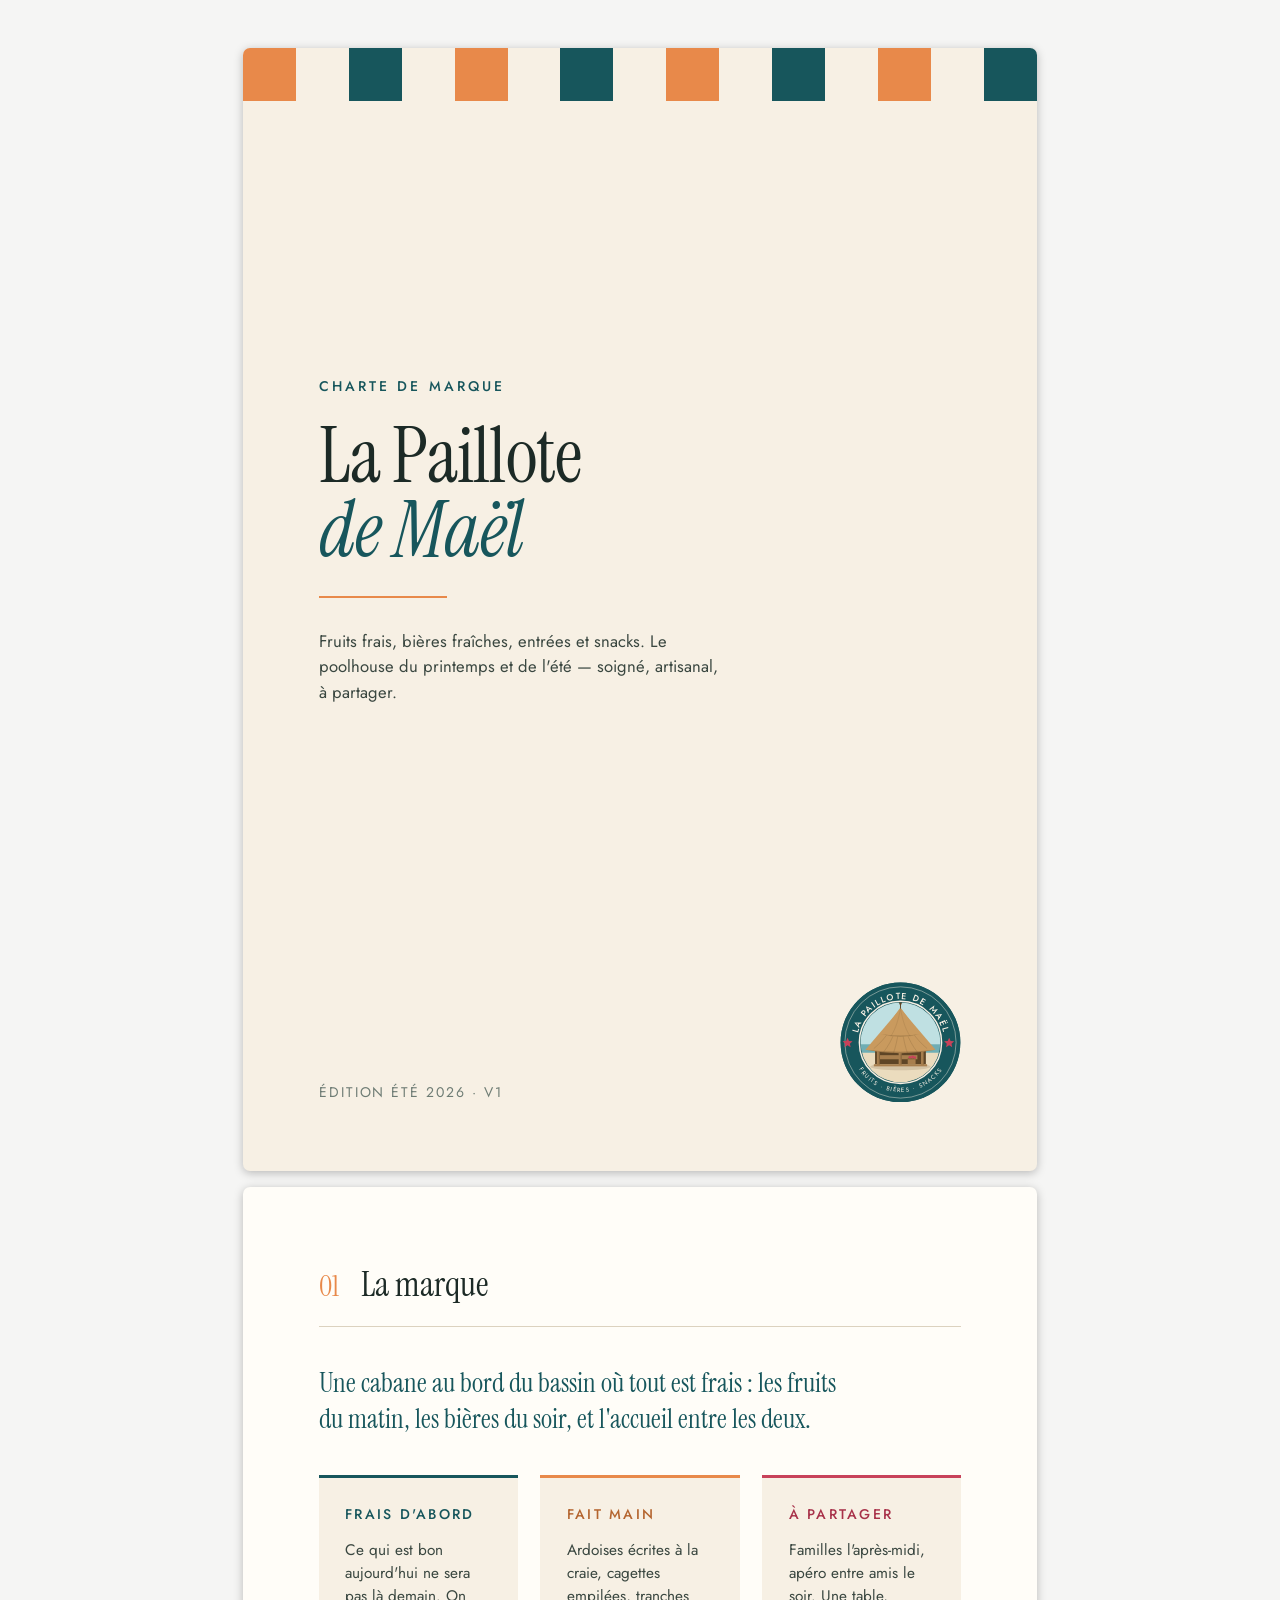
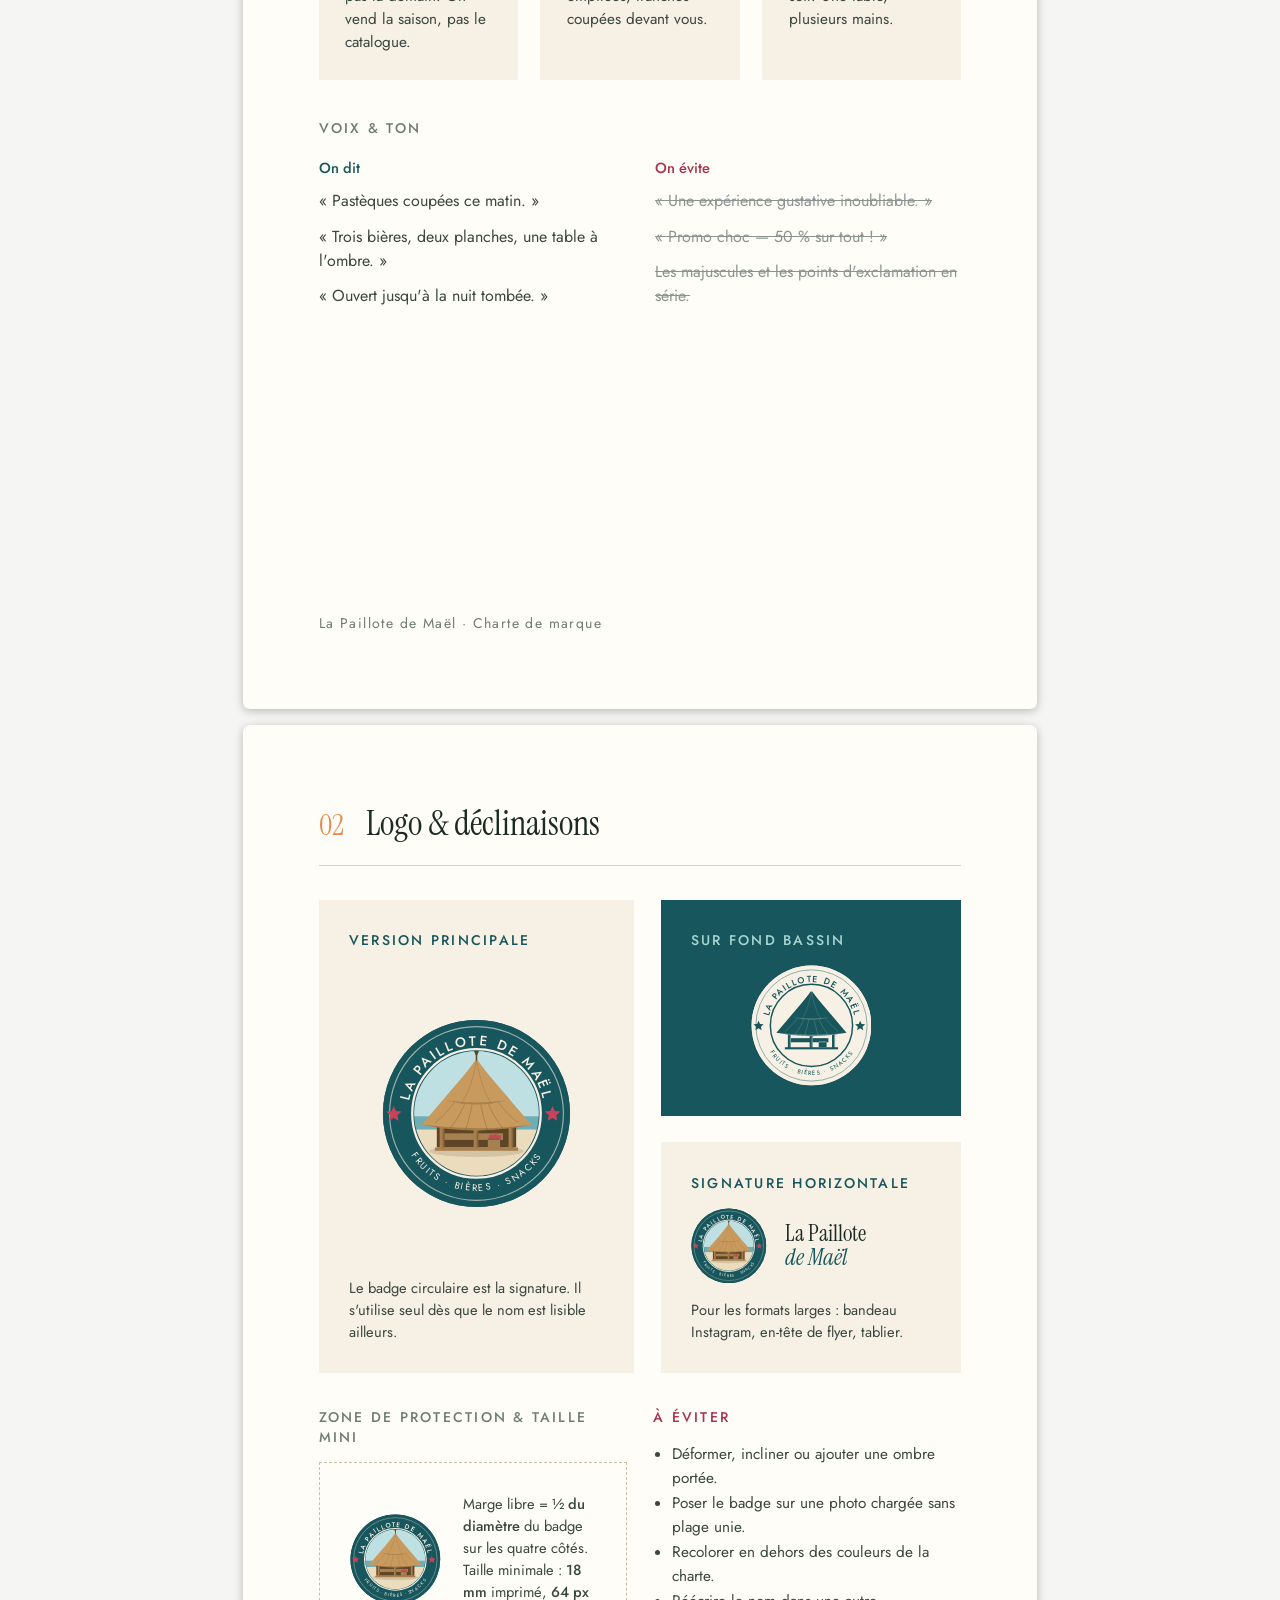
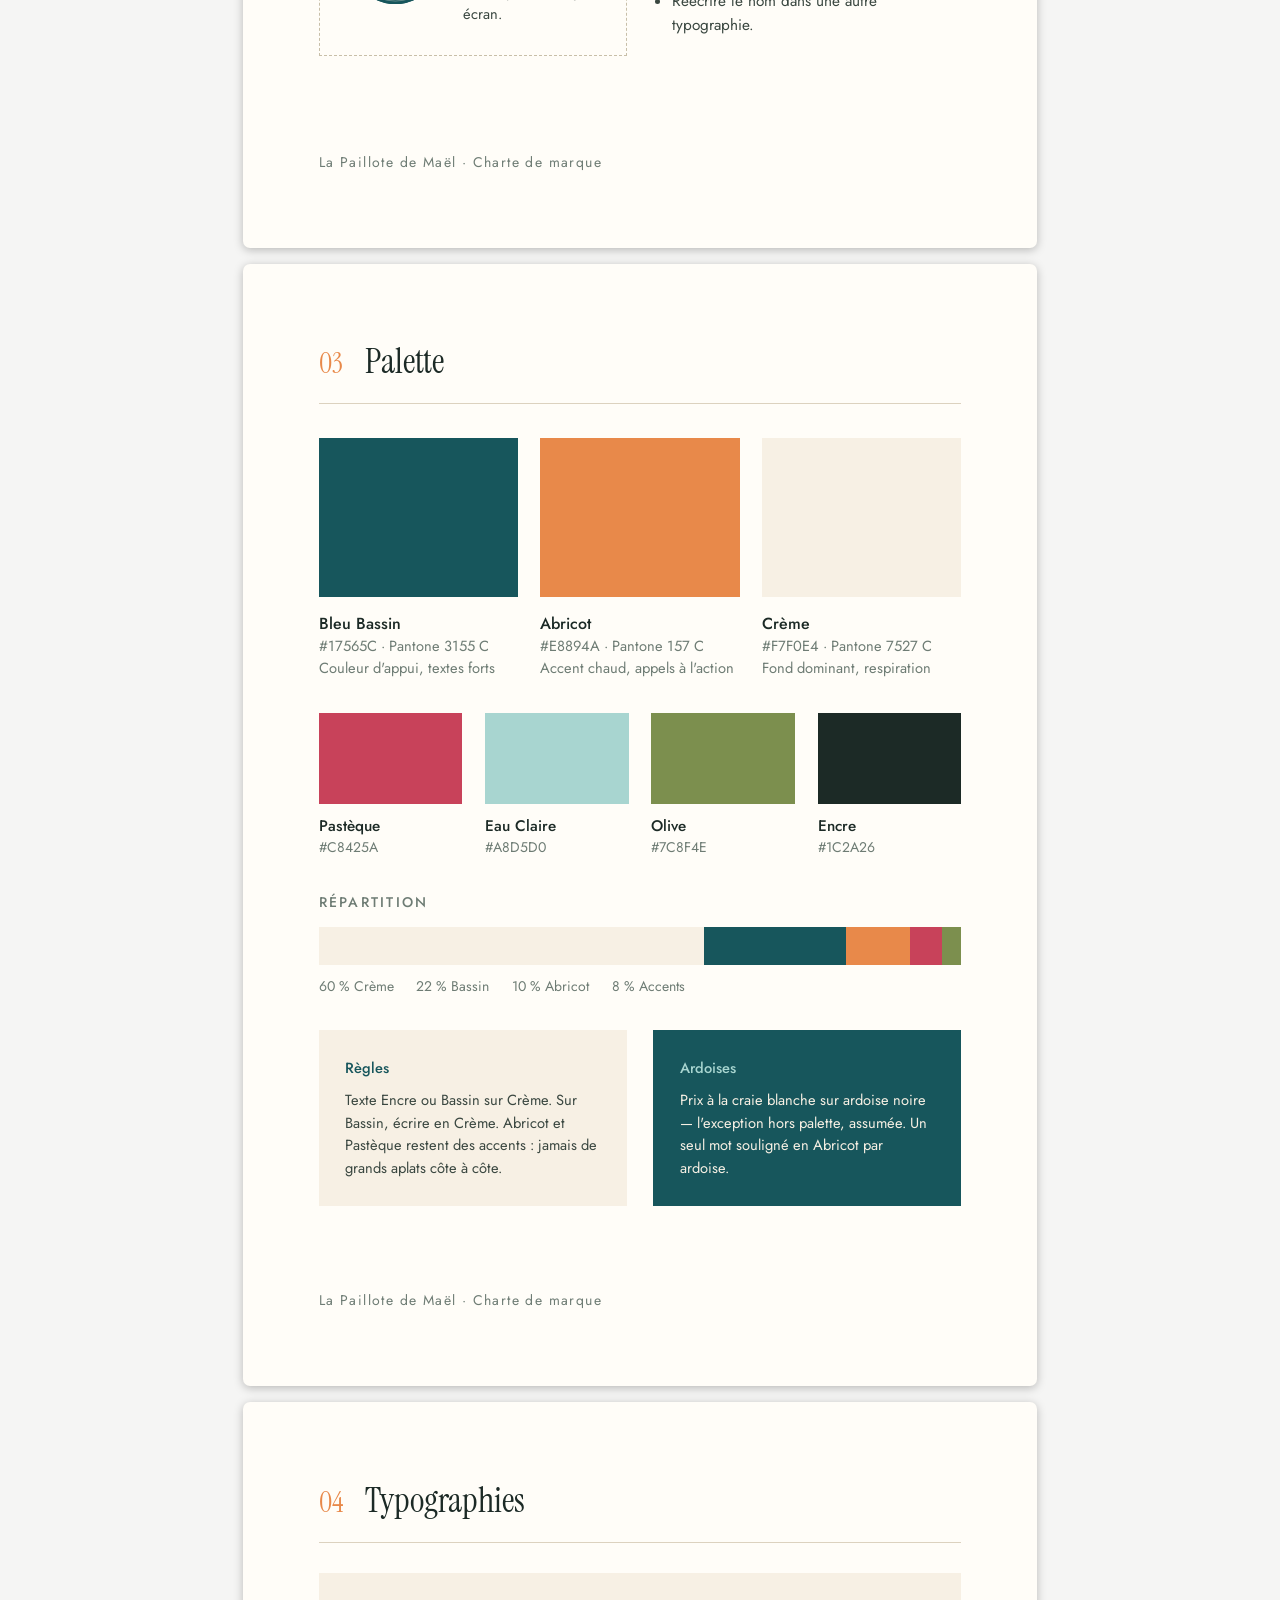
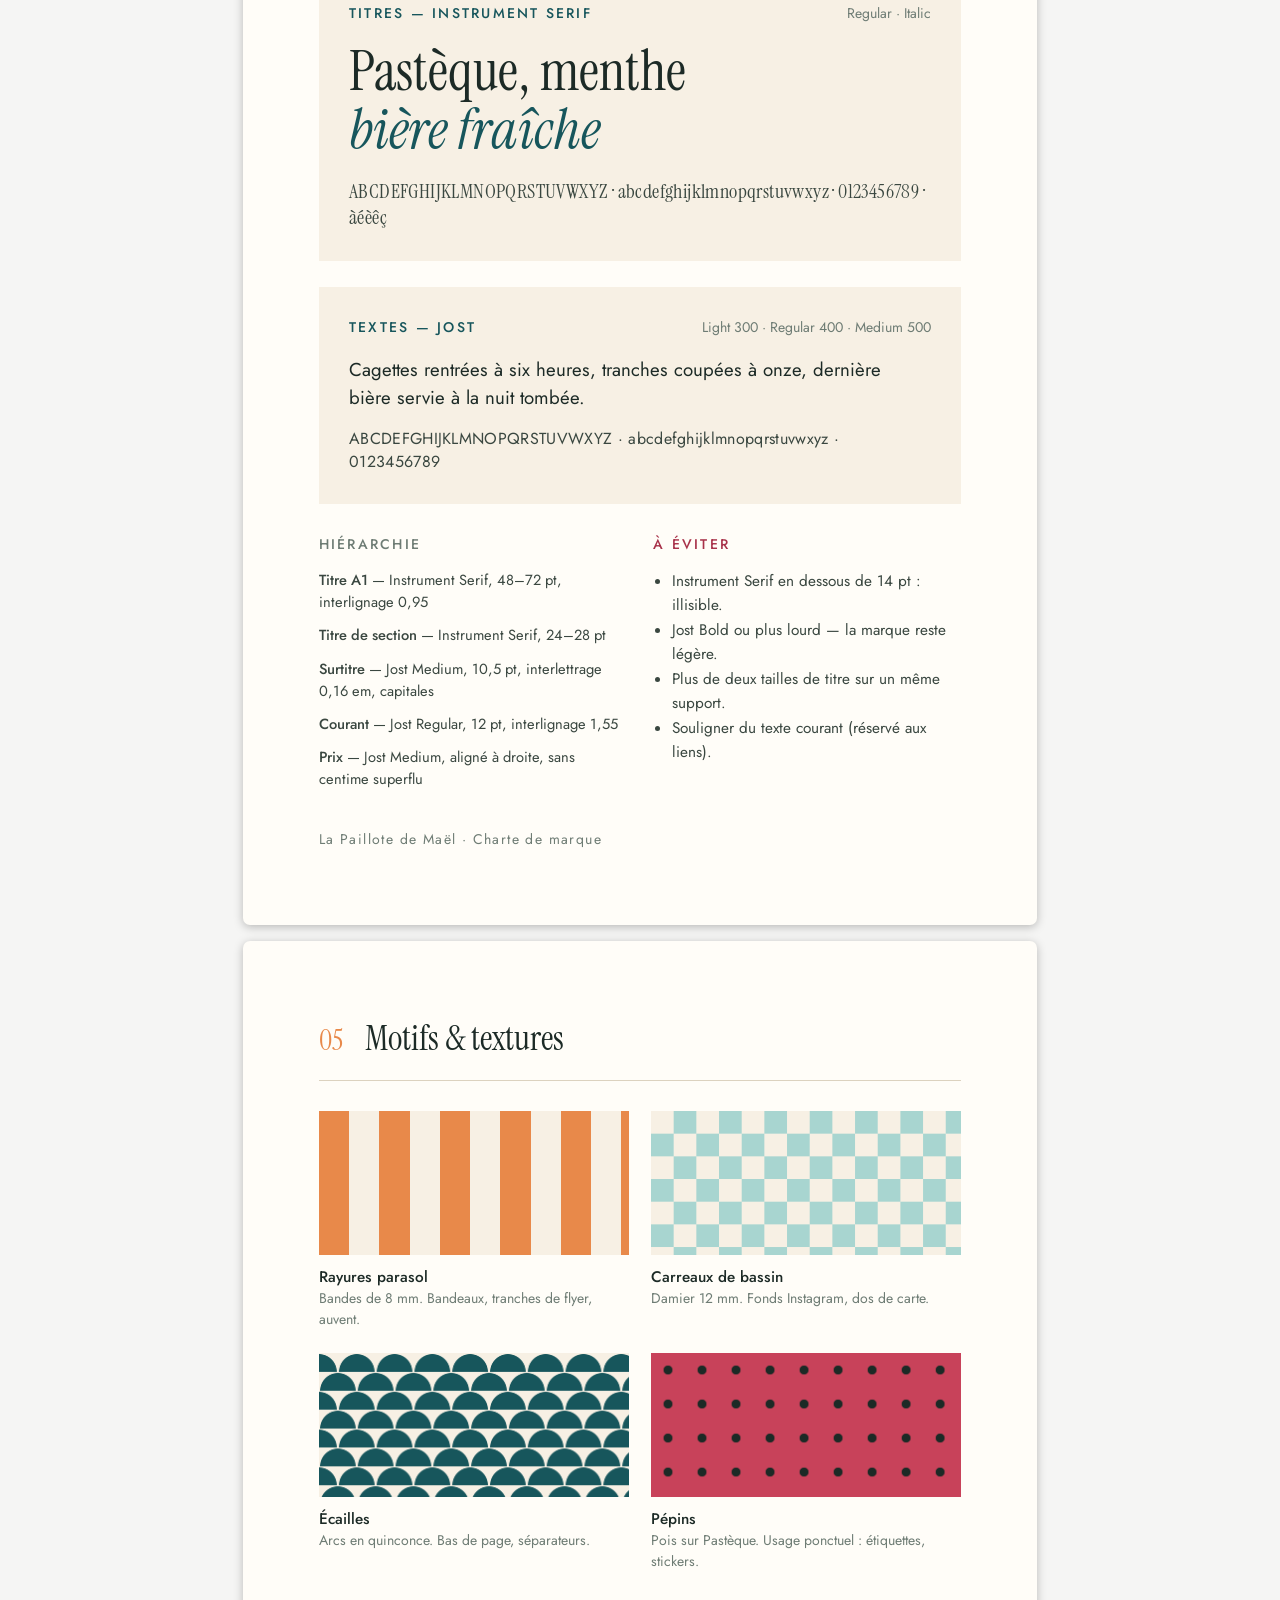
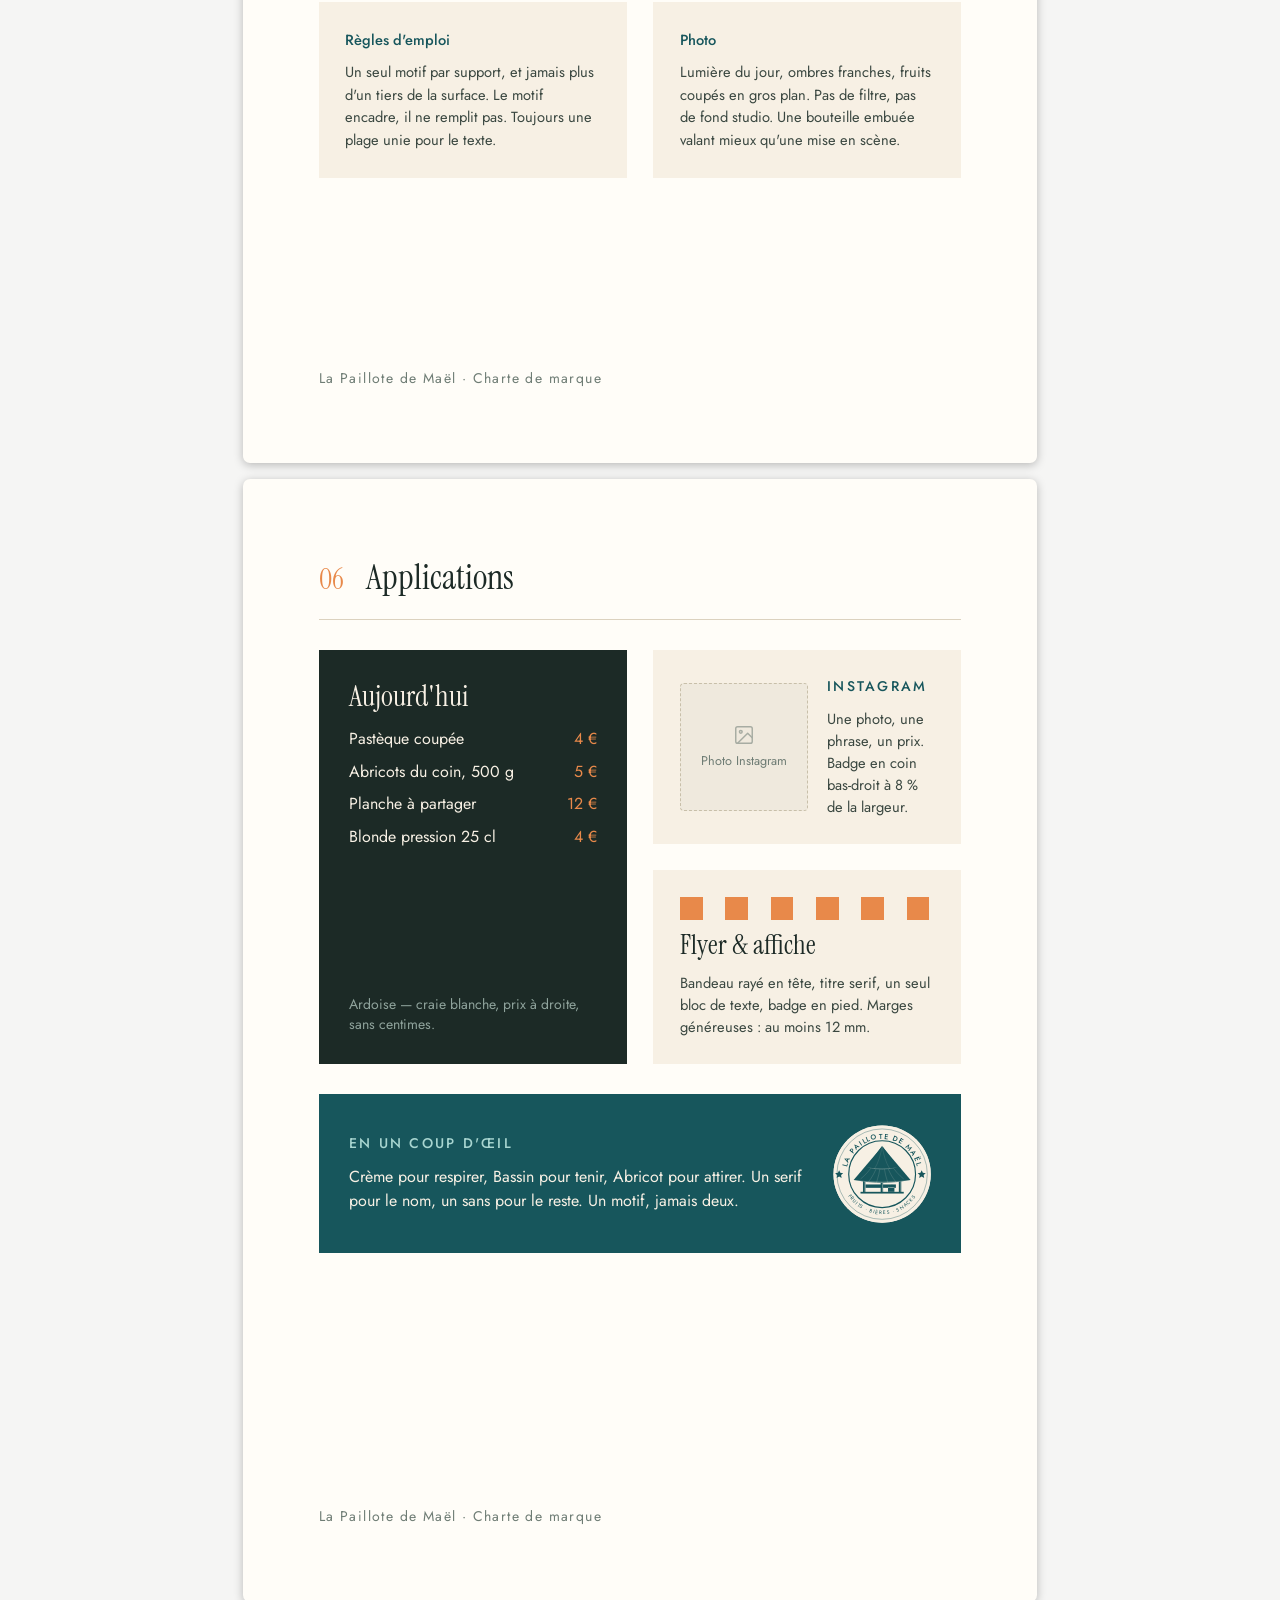
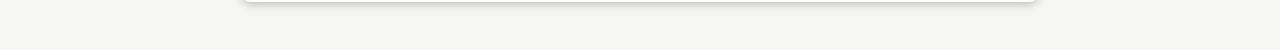
<file: charte/index.html>
<!DOCTYPE html>
<html lang="fr">
<head>
<meta charset="utf-8">
<meta name="viewport" content="width=device-width, initial-scale=1">
<title>La Paillote de Maël — Charte de marque</title>
<link rel="icon" href="../site/assets/badge.svg" type="image/svg+xml">
<link rel="icon" type="image/png" sizes="32x32" href="../site/assets/favicon-32.png">
<link rel="apple-touch-icon" href="../site/assets/apple-touch-icon.png">
<meta name="description" content="Charte de marque de La Paillote de Maël : logo, palette, typographies, motifs et applications. Édition Été 2026.">
<link rel="stylesheet" href="fonts.css">
<link rel="stylesheet" href="styles.css">
</head>
<body>

<!-- ==========================================================================
     Badge — dessin de référence, défini une seule fois.
     Chaque instance est un <use> qui hérite des couleurs par variables CSS
     (voir .badge / .badge--mono dans styles.css).
     ========================================================================== -->
<svg class="badge-source" aria-hidden="true" focusable="false" xmlns="http://www.w3.org/2000/svg">
  <defs>
    <path id="badge-arc-haut" d="M 28,100 A 72,72 0 0 1 172,100" fill="none"/>
    <path id="badge-arc-bas" d="M 18,100 A 82,82 0 0 0 182,100" fill="none"/>

    <symbol id="badge" viewBox="0 0 200 200">
      <!-- Le détourage de la scène ne passe PAS par une clipPath : Chrome ne
           résout pas la référence url(#…) à travers la copie que fait <use>,
           et la scène débordait en carré. À la place, la scène est peinte
           entière, puis l'anneau la recouvre (couronne even-odd r99/r66)
           avant les filets et le lettrage. Aucune référence, donc aucun
           contexte où le badge se dégrade. -->
      <circle cx="100" cy="100" r="99" fill="var(--badge-anneau)"/>
      <circle cx="100" cy="100" r="66" fill="var(--badge-ciel)"/>

      <!-- Scène : eau, sable, comptoir, cagette, paillote -->
      <g>
        <rect x="30" y="30" width="140" height="76" fill="var(--badge-ciel)"/>
        <rect x="30" y="103" width="140" height="15" fill="var(--badge-eau)"/>
        <path d="M 30,106 q 14,-2 28,0 t 28,0 t 28,0 t 28,0 t 28,0 v 4 H 30 Z" fill="var(--badge-eau)" opacity="0.55"/>
        <!-- 53 et pas plus : le coin (170,170) doit rester sous r=99,
             sinon un éclat de sable dépasserait de la couronne. -->
        <rect x="30" y="117" width="140" height="53" fill="var(--badge-sable)"/>

        <ellipse cx="100" cy="140" rx="50" ry="6" fill="var(--badge-ombre)" opacity="0.16"/>

        <rect x="58" y="110" width="84" height="26" fill="var(--badge-ombre)"/>
        <rect x="66" y="121" width="62" height="7" fill="var(--badge-poteau)"/>
        <rect x="66" y="128" width="62" height="2" fill="var(--badge-ombre)" opacity="0.55"/>
        <rect x="61" y="110" width="5" height="28" fill="var(--badge-poteau)"/>
        <rect x="64.2" y="110" width="1.8" height="28" fill="var(--badge-ombre)" opacity="0.45"/>
        <rect x="97" y="110" width="5" height="28" fill="var(--badge-poteau)"/>
        <rect x="100.2" y="110" width="1.8" height="28" fill="var(--badge-ombre)" opacity="0.45"/>
        <rect x="134" y="110" width="5" height="28" fill="var(--badge-poteau)"/>
        <rect x="137.2" y="110" width="1.8" height="28" fill="var(--badge-ombre)" opacity="0.45"/>
        <rect x="56" y="136" width="88" height="3.5" fill="var(--badge-poteau)"/>

        <rect x="112" y="126" width="13" height="10" fill="var(--badge-poteau)"/>
        <rect x="112" y="126" width="13" height="2" fill="var(--badge-ombre)" opacity="0.5"/>
        <circle cx="115.5" cy="124.5" r="2.2" fill="var(--badge-fruit)"/>
        <circle cx="120" cy="124" r="2.4" fill="var(--badge-fruit)"/>
        <circle cx="124" cy="124.8" r="2" fill="var(--badge-fruit)"/>

        <path d="M 100,44 L 158,112 Q 100,124 42,112 Z" fill="var(--badge-toit)"/>
        <g stroke="var(--badge-ombre)" stroke-width="0.7" opacity="0.4" fill="none">
          <path d="M 100,46 C 96,70 88,96 72,116"/>
          <path d="M 100,46 C 99,70 96,96 88,119"/>
          <path d="M 100,46 C 101,70 104,96 112,119"/>
          <path d="M 100,46 C 104,70 112,96 128,116"/>
          <path d="M 100,46 C 92,68 76,94 56,110"/>
          <path d="M 100,46 C 108,68 124,94 144,110"/>
        </g>
        <path d="M 42,112 Q 100,124 158,112 Q 100,119 42,112 Z" fill="var(--badge-ombre)" opacity="0.35"/>
        <path d="M 100,42 L 132,86 Q 100,95 68,86 Z" fill="var(--badge-toit)"/>
        <path d="M 68,86 Q 100,95 132,86 Q 100,91 68,86 Z" fill="var(--badge-ombre)" opacity="0.3"/>
        <g stroke="var(--badge-ombre)" stroke-width="0.6" opacity="0.35" fill="none">
          <path d="M 100,44 C 97,60 93,76 84,90"/>
          <path d="M 100,44 C 103,60 107,76 116,90"/>
        </g>
        <path d="M 100,40 l -4,-9 4,3 4,-3 Z" fill="var(--badge-ombre)"/>
        <rect x="99.2" y="34" width="1.6" height="10" fill="var(--badge-ombre)"/>
      </g>

      <!-- L'anneau recouvre ce qui déborde de la scène (couronne even-odd),
           puis les filets repassent dessus. -->
      <path d="M 100,1 A 99,99 0 1 0 100,199 A 99,99 0 1 0 100,1 Z
               M 100,34 A 66,66 0 1 1 100,166 A 66,66 0 1 1 100,34 Z"
            fill="var(--badge-anneau)" fill-rule="evenodd"/>
      <circle cx="100" cy="100" r="92" fill="none" stroke="var(--badge-lettrage)" stroke-width="1.2" opacity="0.6"/>
      <circle cx="100" cy="100" r="68" fill="none" stroke="var(--badge-lettrage)" stroke-width="2.4"/>

      <!-- Étoiles de flanc -->
      <path d="M 16,100 l 2.4,5.4 5.9,0.6 -4.4,4 1.2,5.8 -5.1,-3 -5.1,3 1.2,-5.8 -4.4,-4 5.9,-0.6 Z" fill="var(--badge-etoile)" transform="translate(-3.5,-8)"/>
      <path d="M 184,100 l 2.4,5.4 5.9,0.6 -4.4,4 1.2,5.8 -5.1,-3 -5.1,3 1.2,-5.8 -4.4,-4 5.9,-0.6 Z" fill="var(--badge-etoile)" transform="translate(-3.5,-8)"/>

      <!-- Lettrage circulaire -->
      <text fill="var(--badge-lettrage)" font-family="Jost, sans-serif" font-size="14.5" font-weight="500" letter-spacing="2.6">
        <textPath href="#badge-arc-haut" startOffset="50%" text-anchor="middle">LA PAILLOTE DE MAËL</textPath>
      </text>
      <text fill="var(--badge-lettrage)" font-family="Jost, sans-serif" font-size="10" font-weight="400" letter-spacing="2.2">
        <textPath href="#badge-arc-bas" startOffset="50%" text-anchor="middle">FRUITS · BIÈRES · SNACKS</textPath>
      </text>
    </symbol>
  </defs>
</svg>


<!-- ==========================================================================
     01 — Couverture
     ========================================================================== -->
<section class="page couverture" aria-label="01 Couverture">
  <div class="couverture__bandeau"></div>

  <div class="couverture__corps">
    <p class="couverture__mention">Charte de marque</p>
    <h1 class="couverture__titre">La Paillote<br><span class="italique">de Maël</span></h1>
    <div class="couverture__filet"></div>
    <p class="couverture__accroche">Fruits frais, bières fraîches, entrées et snacks. Le poolhouse du printemps et de l'été — soigné, artisanal, à partager.</p>
  </div>

  <div class="couverture__pied">
    <p class="couverture__edition">Édition Été 2026 · v1</p>
    <div class="cadre-badge cadre-badge--32">
      <svg class="badge" viewBox="0 0 200 200" role="img" aria-label="Badge La Paillote de Maël"><use href="#badge" width="200" height="200"/></svg>
    </div>
  </div>
</section>


<!-- ==========================================================================
     02 — La marque
     ========================================================================== -->
<section class="page page--interieure marque" aria-label="02 La marque">
  <header class="entete">
    <span class="entete__numero">01</span>
    <h2 class="entete__titre">La marque</h2>
  </header>

  <p class="chapo">Une cabane au bord du bassin où tout est frais : les fruits du matin, les bières du soir, et l'accueil entre les deux.</p>

  <div class="trio">
    <div class="principe">
      <h3 class="surtitre">Frais d'abord</h3>
      <p class="principe__texte">Ce qui est bon aujourd'hui ne sera pas là demain. On vend la saison, pas le catalogue.</p>
    </div>
    <div class="principe principe--abricot">
      <h3 class="surtitre surtitre--abricot">Fait main</h3>
      <p class="principe__texte">Ardoises écrites à la craie, cagettes empilées, tranches coupées devant vous.</p>
    </div>
    <div class="principe principe--pasteque">
      <h3 class="surtitre surtitre--alerte">À partager</h3>
      <p class="principe__texte">Familles l'après-midi, apéro entre amis le soir. Une table, plusieurs mains.</p>
    </div>
  </div>

  <div class="voix">
    <h3 class="surtitre surtitre--gris" style="margin-bottom: 5mm;">Voix &amp; ton</h3>
    <div class="voix__grille">
      <div class="voix__colonne">
        <p class="voix__titre">On dit</p>
        <p class="voix__ligne">« Pastèques coupées ce matin. »</p>
        <p class="voix__ligne">« Trois bières, deux planches, une table à l'ombre. »</p>
        <p class="voix__ligne">« Ouvert jusqu'à la nuit tombée. »</p>
      </div>
      <div class="voix__colonne">
        <p class="voix__titre voix__titre--evite">On évite</p>
        <p class="voix__ligne voix__ligne--barree">« Une expérience gustative inoubliable. »</p>
        <p class="voix__ligne voix__ligne--barree">« Promo choc — 50 % sur tout ! »</p>
        <p class="voix__ligne voix__ligne--barree">Les majuscules et les points d'exclamation en série.</p>
      </div>
    </div>
  </div>

  <p class="pied">La Paillote de Maël · Charte de marque</p>
</section>


<!-- ==========================================================================
     03 — Logo & déclinaisons
     ========================================================================== -->
<section class="page page--interieure logo" aria-label="03 Logo et déclinaisons">
  <header class="entete">
    <span class="entete__numero">02</span>
    <h2 class="entete__titre">Logo &amp; déclinaisons</h2>
  </header>

  <div class="logo__grille">
    <div class="logo__principal">
      <h3 class="surtitre">Version principale</h3>
      <div class="logo__scene">
        <div class="cadre-badge cadre-badge--50">
          <svg class="badge" viewBox="0 0 200 200" role="img" aria-label="Badge La Paillote de Maël, version couleur"><use href="#badge" width="200" height="200"/></svg>
        </div>
      </div>
      <p class="logo__legende">Le badge circulaire est la signature. Il s'utilise seul dès que le nom est lisible ailleurs.</p>
    </div>

    <div class="logo__variantes">
      <div class="logo__variante logo__variante--bassin">
        <h3 class="surtitre surtitre--clair">Sur fond bassin</h3>
        <div class="logo__centre">
          <div class="cadre-badge cadre-badge--32">
            <svg class="badge badge--mono" viewBox="0 0 200 200" role="img" aria-label="Badge monochrome sur fond Bleu Bassin"><use href="#badge" width="200" height="200"/></svg>
          </div>
        </div>
      </div>

      <div class="logo__variante logo__variante--signature">
        <h3 class="surtitre">Signature horizontale</h3>
        <div class="signature">
          <div class="cadre-badge cadre-badge--20">
            <svg class="badge" viewBox="0 0 200 200" role="img" aria-label="Badge La Paillote de Maël"><use href="#badge" width="200" height="200"/></svg>
          </div>
          <p class="signature__nom">La Paillote<br><span class="italique">de Maël</span></p>
        </div>
        <p class="logo__legende">Pour les formats larges : bandeau Instagram, en-tête de flyer, tablier.</p>
      </div>
    </div>
  </div>

  <div class="duo">
    <div>
      <h3 class="surtitre surtitre--gris" style="margin-bottom: 4mm;">Zone de protection &amp; taille mini</h3>
      <div class="protection">
        <div class="cadre-badge cadre-badge--24">
          <svg class="badge" viewBox="0 0 200 200" role="img" aria-label="Badge La Paillote de Maël"><use href="#badge" width="200" height="200"/></svg>
        </div>
        <p class="protection__texte">Marge libre = <strong>½ du diamètre</strong> du badge sur les quatre côtés.<br>Taille minimale : <strong>18 mm</strong> imprimé, <strong>64 px</strong> écran.</p>
      </div>
    </div>
    <div>
      <h3 class="surtitre surtitre--alerte" style="margin-bottom: 4mm;">À éviter</h3>
      <ul class="liste-eviter">
        <li>Déformer, incliner ou ajouter une ombre portée.</li>
        <li>Poser le badge sur une photo chargée sans plage unie.</li>
        <li>Recolorer en dehors des couleurs de la charte.</li>
        <li>Réécrire le nom dans une autre typographie.</li>
      </ul>
    </div>
  </div>

  <p class="pied">La Paillote de Maël · Charte de marque</p>
</section>


<!-- ==========================================================================
     04 — Palette
     ========================================================================== -->
<section class="page page--interieure palette" aria-label="04 Palette">
  <header class="entete">
    <span class="entete__numero">03</span>
    <h2 class="entete__titre">Palette</h2>
  </header>

  <div class="trio">
    <div class="nuance">
      <div class="nuance__aplat" style="background: var(--bassin);"></div>
      <p class="nuance__nom">Bleu Bassin</p>
      <p class="nuance__detail">#17565C · Pantone 3155 C<br>Couleur d'appui, textes forts</p>
    </div>
    <div class="nuance">
      <div class="nuance__aplat" style="background: var(--abricot);"></div>
      <p class="nuance__nom">Abricot</p>
      <p class="nuance__detail">#E8894A · Pantone 157 C<br>Accent chaud, appels à l'action</p>
    </div>
    <div class="nuance">
      <div class="nuance__aplat" style="background: var(--creme);"></div>
      <p class="nuance__nom">Crème</p>
      <p class="nuance__detail">#F7F0E4 · Pantone 7527 C<br>Fond dominant, respiration</p>
    </div>
  </div>

  <div class="quatuor">
    <div class="nuance nuance--petite">
      <div class="nuance__aplat" style="background: var(--pasteque);"></div>
      <p class="nuance__nom">Pastèque</p>
      <p class="nuance__detail">#C8425A</p>
    </div>
    <div class="nuance nuance--petite">
      <div class="nuance__aplat" style="background: var(--eau-claire);"></div>
      <p class="nuance__nom">Eau Claire</p>
      <p class="nuance__detail">#A8D5D0</p>
    </div>
    <div class="nuance nuance--petite">
      <div class="nuance__aplat" style="background: var(--olive);"></div>
      <p class="nuance__nom">Olive</p>
      <p class="nuance__detail">#7C8F4E</p>
    </div>
    <div class="nuance nuance--petite">
      <div class="nuance__aplat" style="background: var(--encre);"></div>
      <p class="nuance__nom">Encre</p>
      <p class="nuance__detail">#1C2A26</p>
    </div>
  </div>

  <div class="repartition">
    <h3 class="surtitre surtitre--gris" style="margin-bottom: 4mm;">Répartition</h3>
    <div class="repartition__barre">
      <div style="flex: 60; background: var(--creme);"></div>
      <div style="flex: 22; background: var(--bassin);"></div>
      <div style="flex: 10; background: var(--abricot);"></div>
      <div style="flex: 5; background: var(--pasteque);"></div>
      <div style="flex: 3; background: var(--olive);"></div>
    </div>
    <p class="repartition__legende">
      <span>60 % Crème</span><span>22 % Bassin</span><span>10 % Abricot</span><span>8 % Accents</span>
    </p>
  </div>

  <div class="duo">
    <div class="carte">
      <h3 class="carte__titre">Règles</h3>
      <p class="carte__texte">Texte Encre ou Bassin sur Crème. Sur Bassin, écrire en Crème. Abricot et Pastèque restent des accents : jamais de grands aplats côte à côte.</p>
    </div>
    <div class="carte carte--bassin">
      <h3 class="carte__titre">Ardoises</h3>
      <p class="carte__texte">Prix à la craie blanche sur ardoise noire — l'exception hors palette, assumée. Un seul mot souligné en Abricot par ardoise.</p>
    </div>
  </div>

  <p class="pied">La Paillote de Maël · Charte de marque</p>
</section>


<!-- ==========================================================================
     05 — Typographies
     ========================================================================== -->
<section class="page page--interieure typo" aria-label="05 Typographies">
  <header class="entete">
    <span class="entete__numero">04</span>
    <h2 class="entete__titre">Typographies</h2>
  </header>

  <div class="specimens">
    <div class="carte carte--large">
      <div class="specimen__entete">
        <h3 class="surtitre">Titres — Instrument Serif</h3>
        <p class="specimen__graisses">Regular · Italic</p>
      </div>
      <p class="specimen__titrage">Pastèque, menthe<br><span class="italique">bière fraîche</span></p>
      <p class="specimen__glyphes">ABCDEFGHIJKLMNOPQRSTUVWXYZ · abcdefghijklmnopqrstuvwxyz · 0123456789 · àéèêç</p>
    </div>

    <div class="carte carte--large">
      <div class="specimen__entete">
        <h3 class="surtitre">Textes — Jost</h3>
        <p class="specimen__graisses">Light 300 · Regular 400 · Medium 500</p>
      </div>
      <p class="specimen__courant">Cagettes rentrées à six heures, tranches coupées à onze, dernière bière servie à la nuit tombée.</p>
      <p class="specimen__glyphes specimen__glyphes--sans">ABCDEFGHIJKLMNOPQRSTUVWXYZ · abcdefghijklmnopqrstuvwxyz · 0123456789</p>
    </div>
  </div>

  <div class="duo">
    <div>
      <h3 class="surtitre surtitre--gris" style="margin-bottom: 4mm;">Hiérarchie</h3>
      <div class="hierarchie">
        <p><strong>Titre A1</strong> — Instrument Serif, 48–72 pt, interlignage 0,95</p>
        <p><strong>Titre de section</strong> — Instrument Serif, 24–28 pt</p>
        <p><strong>Surtitre</strong> — Jost Medium, 10,5 pt, interlettrage 0,16 em, capitales</p>
        <p><strong>Courant</strong> — Jost Regular, 12 pt, interlignage 1,55</p>
        <p><strong>Prix</strong> — Jost Medium, aligné à droite, sans centime superflu</p>
      </div>
    </div>
    <div>
      <h3 class="surtitre surtitre--alerte" style="margin-bottom: 4mm;">À éviter</h3>
      <ul class="liste-eviter">
        <li>Instrument Serif en dessous de 14 pt : illisible.</li>
        <li>Jost Bold ou plus lourd — la marque reste légère.</li>
        <li>Plus de deux tailles de titre sur un même support.</li>
        <li>Souligner du texte courant (réservé aux liens).</li>
      </ul>
    </div>
  </div>

  <p class="pied">La Paillote de Maël · Charte de marque</p>
</section>


<!-- ==========================================================================
     06 — Motifs & textures
     ========================================================================== -->
<section class="page page--interieure motifs" aria-label="06 Motifs et textures">
  <header class="entete">
    <span class="entete__numero">05</span>
    <h2 class="entete__titre">Motifs &amp; textures</h2>
  </header>

  <div class="motifs__grille">
    <div class="motif">
      <div class="motif__echantillon motif--rayures"></div>
      <p class="motif__nom">Rayures parasol</p>
      <p class="motif__usage">Bandes de 8 mm. Bandeaux, tranches de flyer, auvent.</p>
    </div>
    <div class="motif">
      <div class="motif__echantillon motif--carreaux"></div>
      <p class="motif__nom">Carreaux de bassin</p>
      <p class="motif__usage">Damier 12 mm. Fonds Instagram, dos de carte.</p>
    </div>
    <div class="motif">
      <div class="motif__echantillon motif--ecailles"></div>
      <p class="motif__nom">Écailles</p>
      <p class="motif__usage">Arcs en quinconce. Bas de page, séparateurs.</p>
    </div>
    <div class="motif">
      <div class="motif__echantillon motif--pepins"></div>
      <p class="motif__nom">Pépins</p>
      <p class="motif__usage">Pois sur Pastèque. Usage ponctuel : étiquettes, stickers.</p>
    </div>
  </div>

  <div class="duo">
    <div class="carte">
      <h3 class="carte__titre">Règles d'emploi</h3>
      <p class="carte__texte">Un seul motif par support, et jamais plus d'un tiers de la surface. Le motif encadre, il ne remplit pas. Toujours une plage unie pour le texte.</p>
    </div>
    <div class="carte">
      <h3 class="carte__titre">Photo</h3>
      <p class="carte__texte">Lumière du jour, ombres franches, fruits coupés en gros plan. Pas de filtre, pas de fond studio. Une bouteille embuée valant mieux qu'une mise en scène.</p>
    </div>
  </div>

  <p class="pied">La Paillote de Maël · Charte de marque</p>
</section>


<!-- ==========================================================================
     07 — Applications
     ========================================================================== -->
<section class="page page--interieure applications" aria-label="07 Applications">
  <header class="entete">
    <span class="entete__numero">06</span>
    <h2 class="entete__titre">Applications</h2>
  </header>

  <div class="duo">
    <div class="ardoise">
      <p class="ardoise__titre">Aujourd'hui</p>
      <div class="ardoise__carte">
        <p class="ardoise__ligne"><span>Pastèque coupée</span><span class="ardoise__prix">4 €</span></p>
        <p class="ardoise__ligne"><span>Abricots du coin, 500 g</span><span class="ardoise__prix">5 €</span></p>
        <p class="ardoise__ligne"><span>Planche à partager</span><span class="ardoise__prix">12 €</span></p>
        <p class="ardoise__ligne"><span>Blonde pression 25 cl</span><span class="ardoise__prix">4 €</span></p>
      </div>
      <p class="ardoise__note">Ardoise — craie blanche, prix à droite, sans centimes.</p>
    </div>

    <div class="supports">
      <div class="carte support-instagram">
        <!-- Remplacer par <img src="…" alt="…" class="emplacement-photo"> le jour où le visuel est choisi. -->
        <figure class="emplacement-photo">
          <svg width="22" height="22" viewBox="0 0 24 24" fill="none" stroke="currentColor" stroke-width="1.6" stroke-linecap="round" stroke-linejoin="round" aria-hidden="true">
            <rect x="3" y="3" width="18" height="18" rx="2"/><circle cx="8.5" cy="8.5" r="1.5"/><path d="m21 15-5-5L5 21"/>
          </svg>
          <figcaption>Photo Instagram</figcaption>
        </figure>
        <div>
          <h3 class="surtitre">Instagram</h3>
          <p class="support-instagram__texte">Une photo, une phrase, un prix. Badge en coin bas-droit à 8 % de la largeur.</p>
        </div>
      </div>

      <div class="carte support-flyer">
        <div class="support-flyer__bandeau"></div>
        <p class="support-flyer__titre">Flyer &amp; affiche</p>
        <p class="support-flyer__texte">Bandeau rayé en tête, titre serif, un seul bloc de texte, badge en pied. Marges généreuses : au moins 12 mm.</p>
      </div>
    </div>
  </div>

  <div class="synthese">
    <div>
      <h3 class="surtitre surtitre--clair">En un coup d'œil</h3>
      <p class="synthese__texte">Crème pour respirer, Bassin pour tenir, Abricot pour attirer. Un serif pour le nom, un sans pour le reste. Un motif, jamais deux.</p>
    </div>
    <div class="cadre-badge cadre-badge--26">
      <svg class="badge badge--mono" viewBox="0 0 200 200" role="img" aria-label="Badge monochrome sur fond Bleu Bassin"><use href="#badge" width="200" height="200"/></svg>
    </div>
  </div>

  <p class="pied">La Paillote de Maël · Charte de marque</p>
</section>

</body>
</html>
</file>
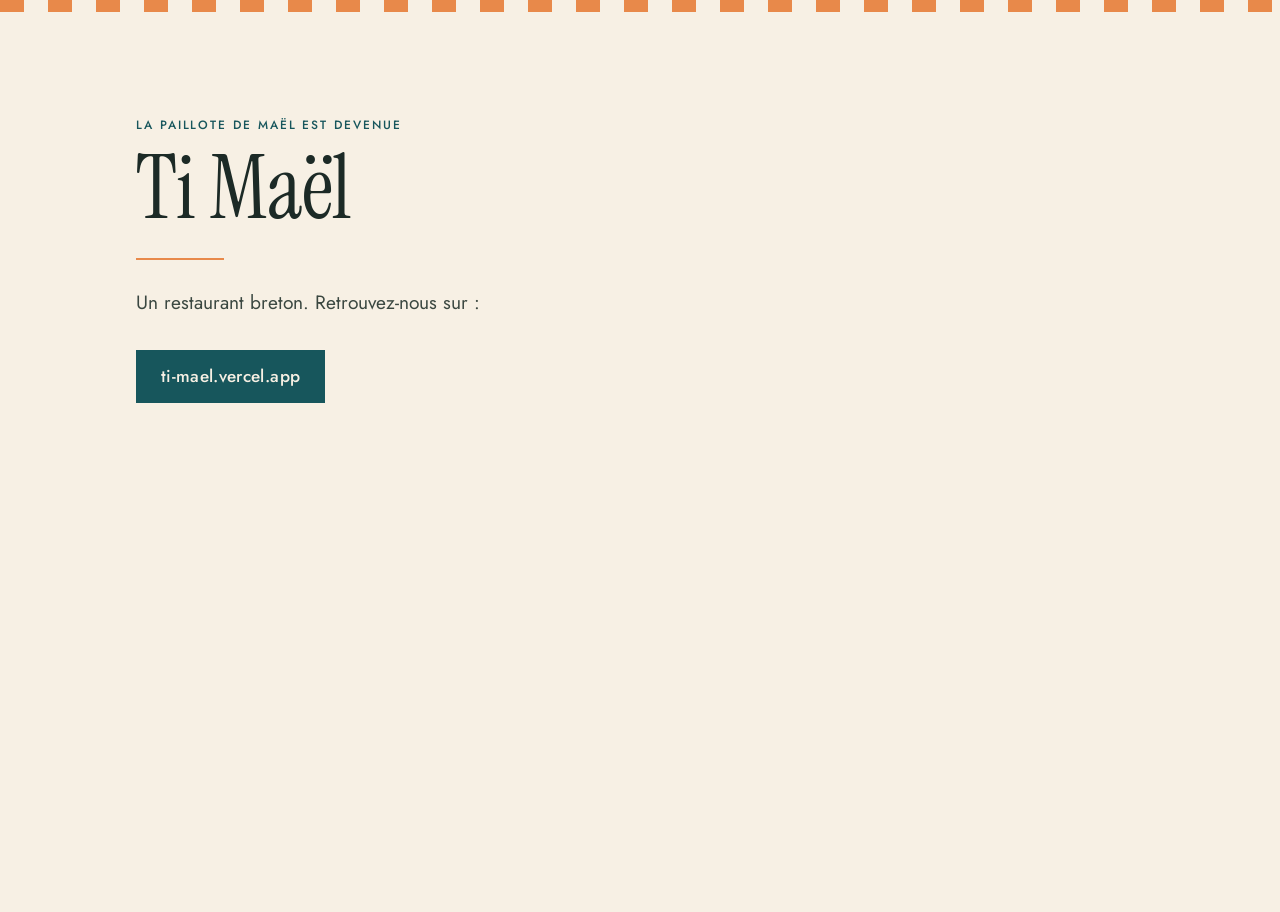
<file: site/index.html>
<!DOCTYPE html>
<html lang="fr">
<head>
<meta charset="utf-8">
<meta name="viewport" content="width=device-width, initial-scale=1">
<title>La Paillote de Maël est devenue Ti Maël</title>
<meta name="description" content="La Paillote de Maël est devenue Ti Maël, un restaurant breton. Retrouvez-nous sur ti-mael.vercel.app.">
<link rel="icon" href="assets/badge.svg" type="image/svg+xml">
<link rel="icon" type="image/png" sizes="32x32" href="assets/favicon-32.png">
<link rel="apple-touch-icon" href="assets/apple-touch-icon.png">
<link rel="stylesheet" href="css/site.css">
</head>
<body>

<!-- La paillote a laissé place à Ti Maël : cette page ne dit plus que ça.
     Pas de carte, pas d'horaires — tout se trouve désormais chez Ti Maël.
     Les anciennes adresses (/carte, /avis) renvoient ici, voir vercel.json. -->

<main id="principal">

  <div class="rayures"></div>

  <section class="accroche" style="min-height: 100svh;">
    <div class="contenu accroche__corps">
      <div>
        <p class="surtitre">La Paillote de Maël est devenue</p>
        <h1 class="accroche__titre">Ti Maël</h1>
        <div class="accroche__filet"></div>
        <p class="accroche__texte">Un restaurant breton. Retrouvez-nous sur :</p>
        <div class="accroche__actions">
          <a class="bouton" href="https://ti-mael.vercel.app">ti-mael.vercel.app</a>
        </div>
      </div>
    </div>
  </section>

</main>

</body>
</html>
</file>
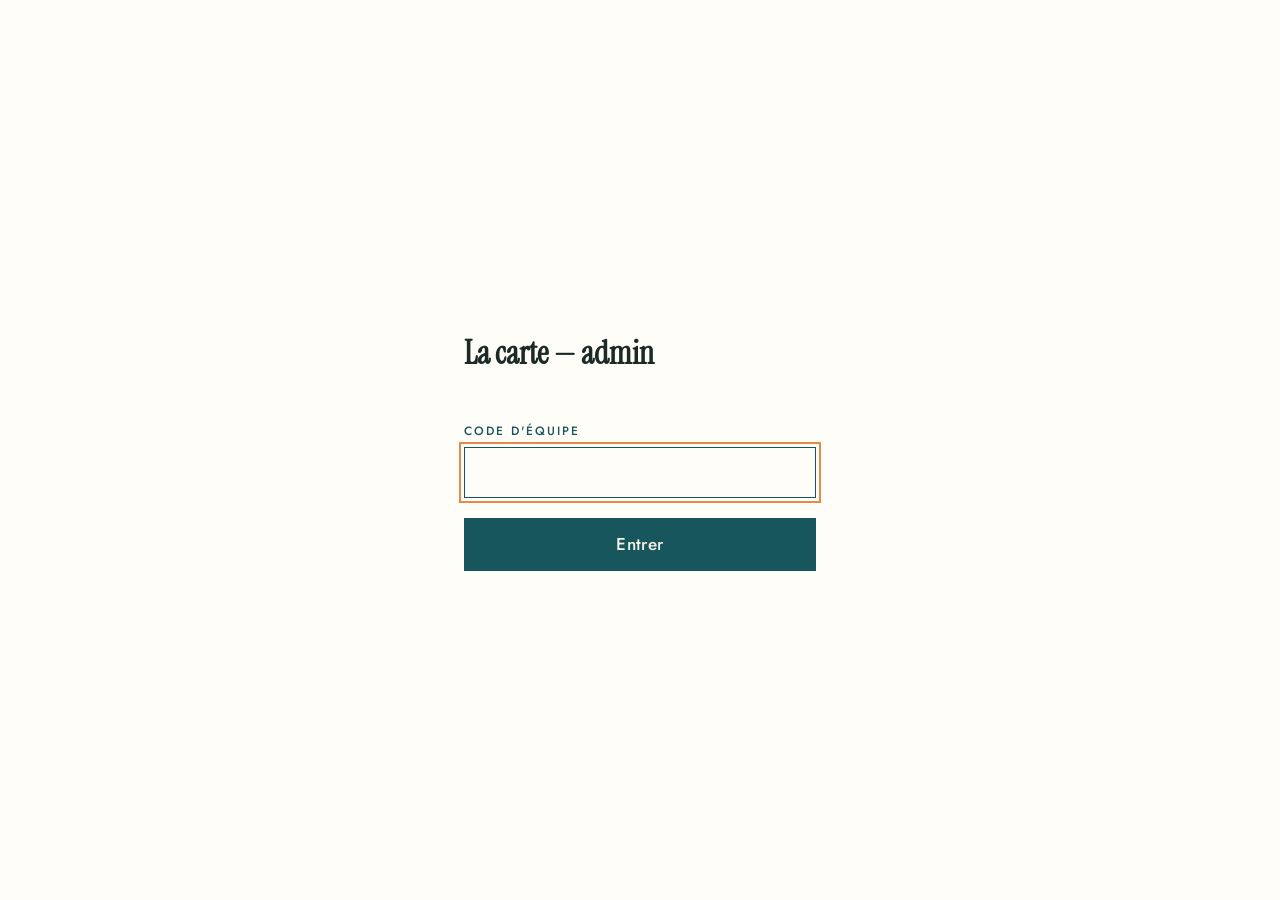
<file: site/admin.html>
<!DOCTYPE html>
<html lang="fr">
<head>
<meta charset="utf-8">
<meta name="viewport" content="width=device-width, initial-scale=1">
<title>La carte (admin) — La Paillote de Maël</title>
<meta name="robots" content="noindex">
<link rel="icon" href="assets/badge.svg" type="image/svg+xml">
<link rel="icon" type="image/png" sizes="32x32" href="assets/favicon-32.png">
<link rel="apple-touch-icon" href="assets/apple-touch-icon.png">
<link rel="stylesheet" href="css/site.css">
<link rel="stylesheet" href="css/caisse.css">
<script src="js/badge.js" defer></script>
<script type="module" src="js/admin.js"></script>
</head>
<body>

<header class="entete">
  <div class="contenu entete__barre">
    <a class="marque" href="admin.html">
      <span class="cadre-badge marque__badge"><svg class="badge" viewBox="0 0 200 200" aria-hidden="true"><use href="#badge" width="200" height="200"/></svg></span>
      <span class="marque__nom">La Paillote<br><span class="italique">— admin</span></span>
    </a>
    <nav class="nav" aria-label="Écrans d'équipe">
      <a href="cuisine.html">La cuisine</a>
      <a href="carte.html">Voir la carte publique</a>
    </nav>
  </div>
</header>

<main class="contenu">

  <section>
    <div class="service__barre">
      <h1 class="titre-section" style="font-size: 1.6rem;">La carte</h1>
      <p class="service__etat" id="admin-etat">Chargement…</p>
    </div>

    <p class="champ__aide" style="max-width: 46rem;">
      Les changements sont visibles sur la carte publique dès l'enregistrement.
      Décocher « En vente » retire l'article de la carte sans le supprimer —
      pratique pour une rupture du jour.
    </p>

    <div id="rayons" style="padding-block: 1.5rem 2rem;"></div>

    <section id="bloc-reglages" style="border-top: 2px solid var(--bassin); padding-block: 1.25rem 1rem;" hidden>
      <h2 class="admin-rayon__nom" style="margin-bottom: 0.75rem;">Réductions &amp; fidélité</h2>
      <p class="champ__aide" style="max-width: 46rem; margin-bottom: 1rem;">
        Tout se calcule à l'envoi de la commande, côté serveur — le ticket de
        cuisine affiche le total remise déduite. La fidélité s'accroche au
        téléphone (facultatif) donné en commandant.
      </p>
      <div id="reglages" style="display: grid; gap: 1rem;"></div>
    </section>

    <section id="bloc-avis" style="border-top: 2px solid var(--bassin); padding-block: 1.25rem 1rem;" hidden>
      <h2 class="admin-rayon__nom" style="margin-bottom: 0.75rem;">Les avis</h2>
      <p class="champ__aide" style="max-width: 46rem; margin-bottom: 1rem;">
        Les avis sont publics. Retirer un avis est définitif — à réserver aux
        propos déplacés.
      </p>
      <div id="avis-admin" style="display: grid; gap: 0.6rem;"></div>
    </section>

    <form class="admin-nouveau-rayon" id="formulaire-rayon">
      <div class="champ" style="flex: 1; max-width: 20rem;">
        <label class="champ__label" for="rayon-nom">Nouveau rayon</label>
        <input type="text" id="rayon-nom" placeholder="Ex. Desserts" maxlength="60" required>
      </div>
      <button type="submit" class="bouton bouton--creux">Ajouter le rayon</button>
    </form>
  </section>

</main>

</body>
</html>
</file>
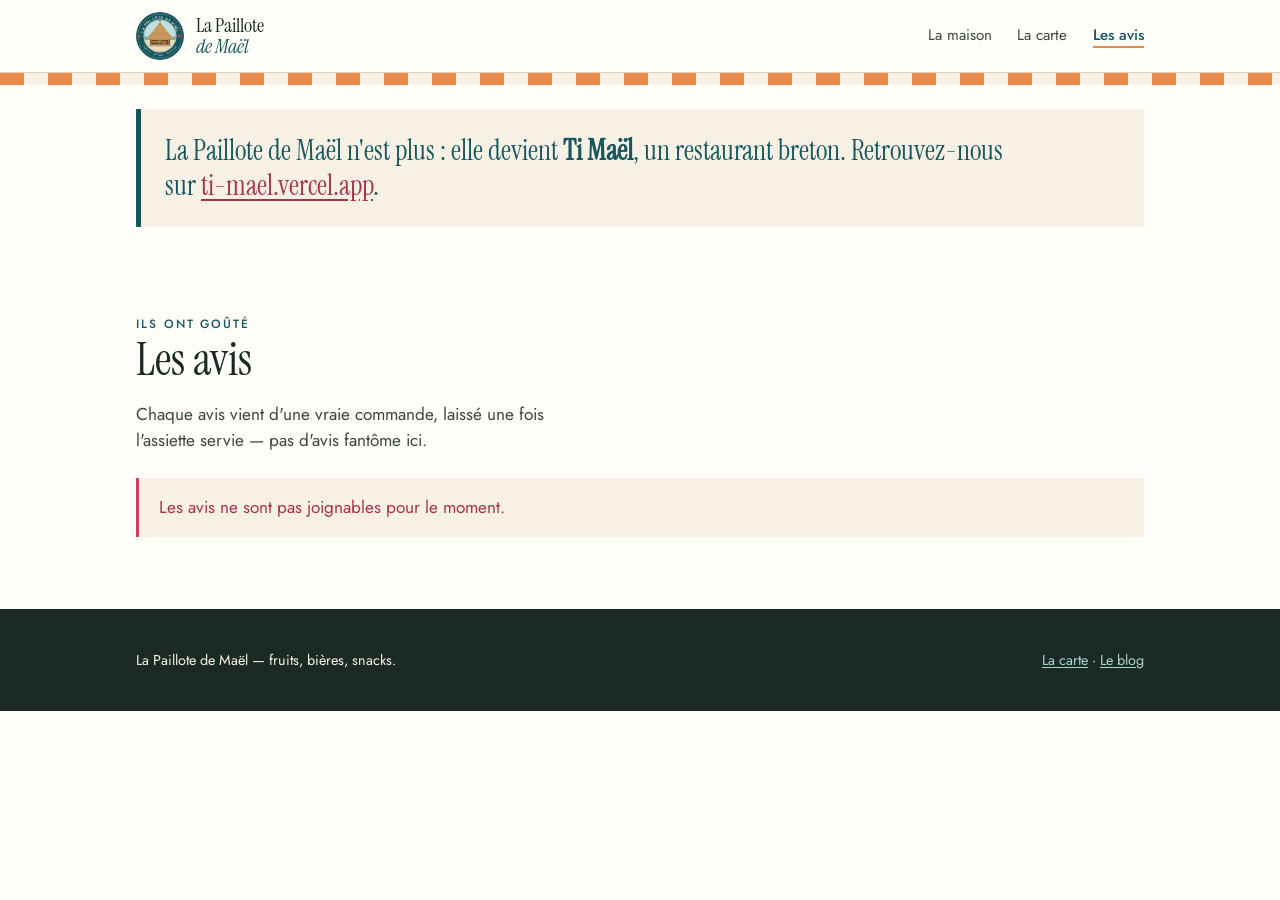
<file: site/avis.html>
<!DOCTYPE html>
<html lang="fr">
<head>
<meta charset="utf-8">
<meta name="viewport" content="width=device-width, initial-scale=1">
<title>Les avis — La Paillote de Maël</title>
<meta name="description" content="Ce que les clients de La Paillote de Maël ont pensé de leur commande — notes et petits mots, laissés une fois servis.">
<link rel="icon" href="assets/badge.svg" type="image/svg+xml">
<link rel="icon" type="image/png" sizes="32x32" href="assets/favicon-32.png">
<link rel="apple-touch-icon" href="assets/apple-touch-icon.png">
<link rel="stylesheet" href="css/site.css">
<script src="js/badge.js" defer></script>
<script type="module" src="js/avis.js"></script>
</head>
<body>

<a class="saut" href="#avis">Aller aux avis</a>

<header class="entete">
  <div class="contenu entete__barre">
    <a class="marque" href="index.html">
      <span class="cadre-badge marque__badge"><svg class="badge" viewBox="0 0 200 200" aria-hidden="true"><use href="#badge" width="200" height="200"/></svg></span>
      <span class="marque__nom">La Paillote<br><span class="italique">de Maël</span></span>
    </a>
    <nav class="nav" aria-label="Principale">
      <a href="index.html">La maison</a>
      <a href="carte.html">La carte</a>
      <a href="avis.html" aria-current="page">Les avis</a>
    </nav>
  </div>
</header>

<main>
  <div class="rayures"></div>

  <!-- La paillote a laissé place à Ti Maël : on le dit avant tout le reste,
       pour qu'aucun client n'arrive au bord du bassin pour rien. -->
  <div class="contenu">
    <p class="bandeau bandeau--saison bandeau--ti-mael">
      La Paillote de Maël n'est plus : elle devient <strong>Ti Maël</strong>,
      un restaurant breton. Retrouvez-nous sur
      <a href="https://ti-mael.vercel.app">ti-mael.vercel.app</a>.
    </p>
  </div>

  <div class="contenu">
    <div class="section" style="padding-bottom: 1.5rem;">
      <p class="surtitre">Ils ont goûté</p>
      <h1 class="titre-section">Les avis</h1>
      <p class="section__intro">
        Chaque avis vient d'une vraie commande, laissé une fois l'assiette
        servie — pas d'avis fantôme ici.
      </p>
    </div>

    <p class="message" id="avis-etat">Chargement des avis…</p>

    <div class="avis-liste" id="avis" style="padding-block: 1.5rem 3rem;"></div>
  </div>
</main>

<footer class="pied">
  <div class="contenu pied__barre">
    <p>La Paillote de Maël — fruits, bières, snacks.</p>
    <p><a href="carte.html">La carte</a> · <a href="https://paillotedemael.blogspot.com/" rel="noopener">Le blog</a></p>
  </div>
</footer>

</body>
</html>
</file>
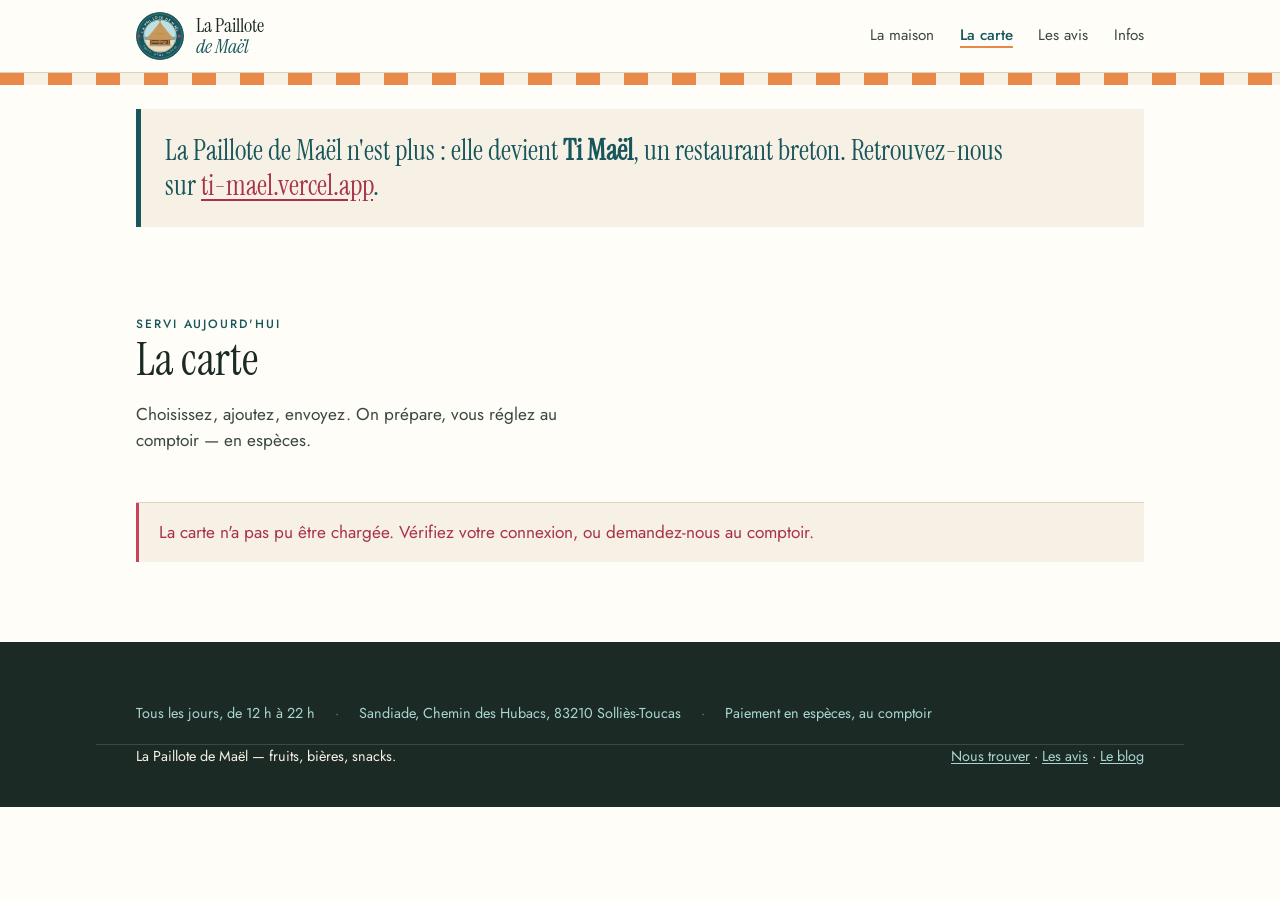
<file: site/carte.html>
<!DOCTYPE html>
<html lang="fr">
<head>
<meta charset="utf-8">
<meta name="viewport" content="width=device-width, initial-scale=1">
<title>La carte — La Paillote de Maël</title>
<meta name="description" content="La carte du jour de La Paillote de Maël : fruits frais, bières, entrées et snacks. Commandez depuis votre table.">
<link rel="icon" href="assets/badge.svg" type="image/svg+xml">
<link rel="icon" type="image/png" sizes="32x32" href="assets/favicon-32.png">
<link rel="apple-touch-icon" href="assets/apple-touch-icon.png">
<link rel="stylesheet" href="css/site.css">
<script src="js/badge.js" defer></script>
<script type="module" src="js/carte.js"></script>
<script type="module">
  import { garnirLePied } from './js/pied.js';
  garnirLePied(document.getElementById('pied-infos'));
</script>
</head>
<body>

<a class="saut" href="#carte">Aller à la carte</a>

<header class="entete">
  <div class="contenu entete__barre">
    <a class="marque" href="index.html">
      <span class="cadre-badge marque__badge"><svg class="badge" viewBox="0 0 200 200" aria-hidden="true"><use href="#badge" width="200" height="200"/></svg></span>
      <span class="marque__nom">La Paillote<br><span class="italique">de Maël</span></span>
    </a>
    <nav class="nav" aria-label="Principale">
      <a href="index.html">La maison</a>
      <a href="carte.html" aria-current="page">La carte</a>
      <a href="avis.html">Les avis</a>
      <a class="nav--secondaire" href="index.html#infos">Infos</a>
      <a class="nav--commandes" id="nav-commandes" href="suivi.html" hidden>Vos commandes en cours</a>
    </nav>
  </div>
</header>

<main>
  <div class="rayures"></div>

  <!-- La paillote a laissé place à Ti Maël : on le dit avant tout le reste,
       pour qu'aucun client n'arrive au bord du bassin pour rien. -->
  <div class="contenu">
    <p class="bandeau bandeau--saison bandeau--ti-mael">
      La Paillote de Maël n'est plus : elle devient <strong>Ti Maël</strong>,
      un restaurant breton. Retrouvez-nous sur
      <a href="https://ti-mael.vercel.app">ti-mael.vercel.app</a>.
    </p>
  </div>

  <div class="contenu">
    <!-- Bandeaux remplis par js/carte.js : le service fermé, l'heure mystère. -->
    <p class="bandeau bandeau--ferme" id="bandeau-ferme" hidden></p>
    <p class="bandeau bandeau--heure" id="bandeau-heure" hidden></p>
    <p class="bandeau bandeau--lot" id="bandeau-lot" hidden></p>

    <div class="section" style="padding-bottom: 1.5rem;">
      <p class="surtitre">Servi aujourd'hui</p>
      <h1 class="titre-section">La carte</h1>
      <p class="section__intro">
        Choisissez, ajoutez, envoyez. On prépare, vous réglez au comptoir —
        en espèces.
      </p>
    </div>

    <!-- Rempli par js/carte.js -->
    <nav class="sommaire" id="sommaire" aria-label="Les rayons de la carte"></nav>

    <p class="message" id="carte-etat">Chargement de la carte…</p>

    <div id="carte" style="padding-block: 2rem 3rem;"></div>
  </div>
</main>

<!-- Barre de panier : n'apparaît qu'une fois un article choisi. -->
<div class="barre-panier" id="barre-panier" hidden>
  <div class="contenu barre-panier__corps">
    <div>
      <p class="barre-panier__compte" id="panier-compte"></p>
      <p class="barre-panier__total" id="panier-total">0 €</p>
    </div>
    <button type="button" class="bouton" id="ouvrir-commande">Voir la commande</button>
  </div>
</div>

<dialog class="dialogue" id="dialogue-commande" aria-labelledby="dialogue-titre">
  <div class="dialogue__corps">
    <h2 class="dialogue__titre" id="dialogue-titre">Votre commande</h2>

    <ul class="recap" id="recap-lignes"></ul>
    <p class="recap__total"><span>Total</span> <span id="recap-total">0 €</span></p>

    <form class="formulaire" id="formulaire-commande">
      <!-- Sur quel article appliquer le lot gagné : rempli par js/carte.js
           quand un lot trouve plusieurs candidats dans le panier. -->
      <fieldset class="choix-lot" id="choix-lot" hidden style="border: 0; padding: 0; margin: 0;">
        <legend class="champ__label" style="margin-bottom: 0.5rem;" id="choix-lot-titre">
          Appliquer mon lot sur
        </legend>
        <div class="choix-lot__options" id="choix-lot-options"></div>
      </fieldset>

      <fieldset style="border: 0; padding: 0; margin: 0;">
        <legend class="champ__label" style="margin-bottom: 0.5rem;">Le service</legend>
        <div class="choix">
          <label><input type="radio" name="mode" value="sur_place" checked> Sur place</label>
          <label><input type="radio" name="mode" value="a_emporter"> À emporter</label>
        </div>
      </fieldset>

      <div class="champ" id="champ-table">
        <label class="champ__label" for="table_numero">Numéro de table</label>
        <input type="text" id="table_numero" name="table_numero" inputmode="numeric"
               maxlength="10" autocomplete="off" placeholder="7">
        <p class="champ__aide">Il est écrit sur le petit chevalet.</p>
      </div>

      <!-- Rempli par js/carte.js une fois les horaires du service connus. -->
      <div class="champ" id="champ-heure"></div>

      <div class="champ">
        <label class="champ__label" for="client_nom">À quel nom ?</label>
        <input type="text" id="client_nom" name="client_nom" maxlength="80"
               autocomplete="given-name" placeholder="Maël">
      </div>

      <div class="champ">
        <label class="champ__label" for="client_tel">Téléphone (facultatif)</label>
        <input type="tel" id="client_tel" name="client_tel" maxlength="30"
               autocomplete="tel" inputmode="tel" placeholder="06 12 34 56 78">
        <p class="champ__aide">
          Il cumule vos points de fidélité — et à 50 points, la roue tourne.
        </p>
      </div>

      <div class="champ">
        <label class="champ__label" for="note">Un mot pour la cuisine</label>
        <textarea id="note" name="note" maxlength="200"
                  placeholder="Sans oignons, bien cuit, une paille en plus…"></textarea>
      </div>

      <p class="message" id="commande-erreur" hidden></p>

      <p class="champ__aide">
        Le règlement se fait au comptoir, en espèces. Rien n'est débité ici.
      </p>

      <div class="formulaire__actions">
        <button type="button" class="bouton bouton--creux" data-fermer>Continuer</button>
        <button type="submit" class="bouton">Envoyer la commande</button>
      </div>
    </form>
  </div>
</dialog>

<!-- Composer un article à choix (formule, parfum d'une glace…) : les menus
     déroulants sont construits par js/carte.js selon l'article ajouté. -->
<dialog class="dialogue" id="dialogue-formule" aria-labelledby="formule-titre">
  <div class="dialogue__corps">
    <h2 class="dialogue__titre" id="formule-titre">Composer</h2>
    <form class="formulaire" id="formulaire-formule">
      <div id="formule-champs" class="formulaire" style="gap: 1.25rem;"></div>
      <div class="formulaire__actions">
        <button type="button" class="bouton bouton--creux" data-fermer>Annuler</button>
        <button type="submit" class="bouton" id="formule-ajouter">Ajouter</button>
      </div>
    </form>
  </div>
</dialog>

<footer class="pied">
  <!-- Les horaires sont écrits ici en clair : si la base ne répond pas, le
       pied reste juste. js/pied.js ne fait qu'ajouter la pastille. -->
  <div class="contenu pied__infos" id="pied-infos">
    <span class="pied__pastille" data-pastille hidden></span>
    <span data-horaires>Tous les jours, de 12 h à 22 h</span>
    <span>Sandiade, Chemin des Hubacs, 83210 Solliès-Toucas</span>
    <span>Paiement en espèces, au comptoir</span>
  </div>
  <div class="contenu pied__barre">
    <p>La Paillote de Maël — fruits, bières, snacks.</p>
    <p><a href="index.html#infos">Nous trouver</a> · <a href="avis.html">Les avis</a> · <a href="https://paillotedemael.blogspot.com/" rel="noopener">Le blog</a></p>
  </div>
</footer>

</body>
</html>
</file>
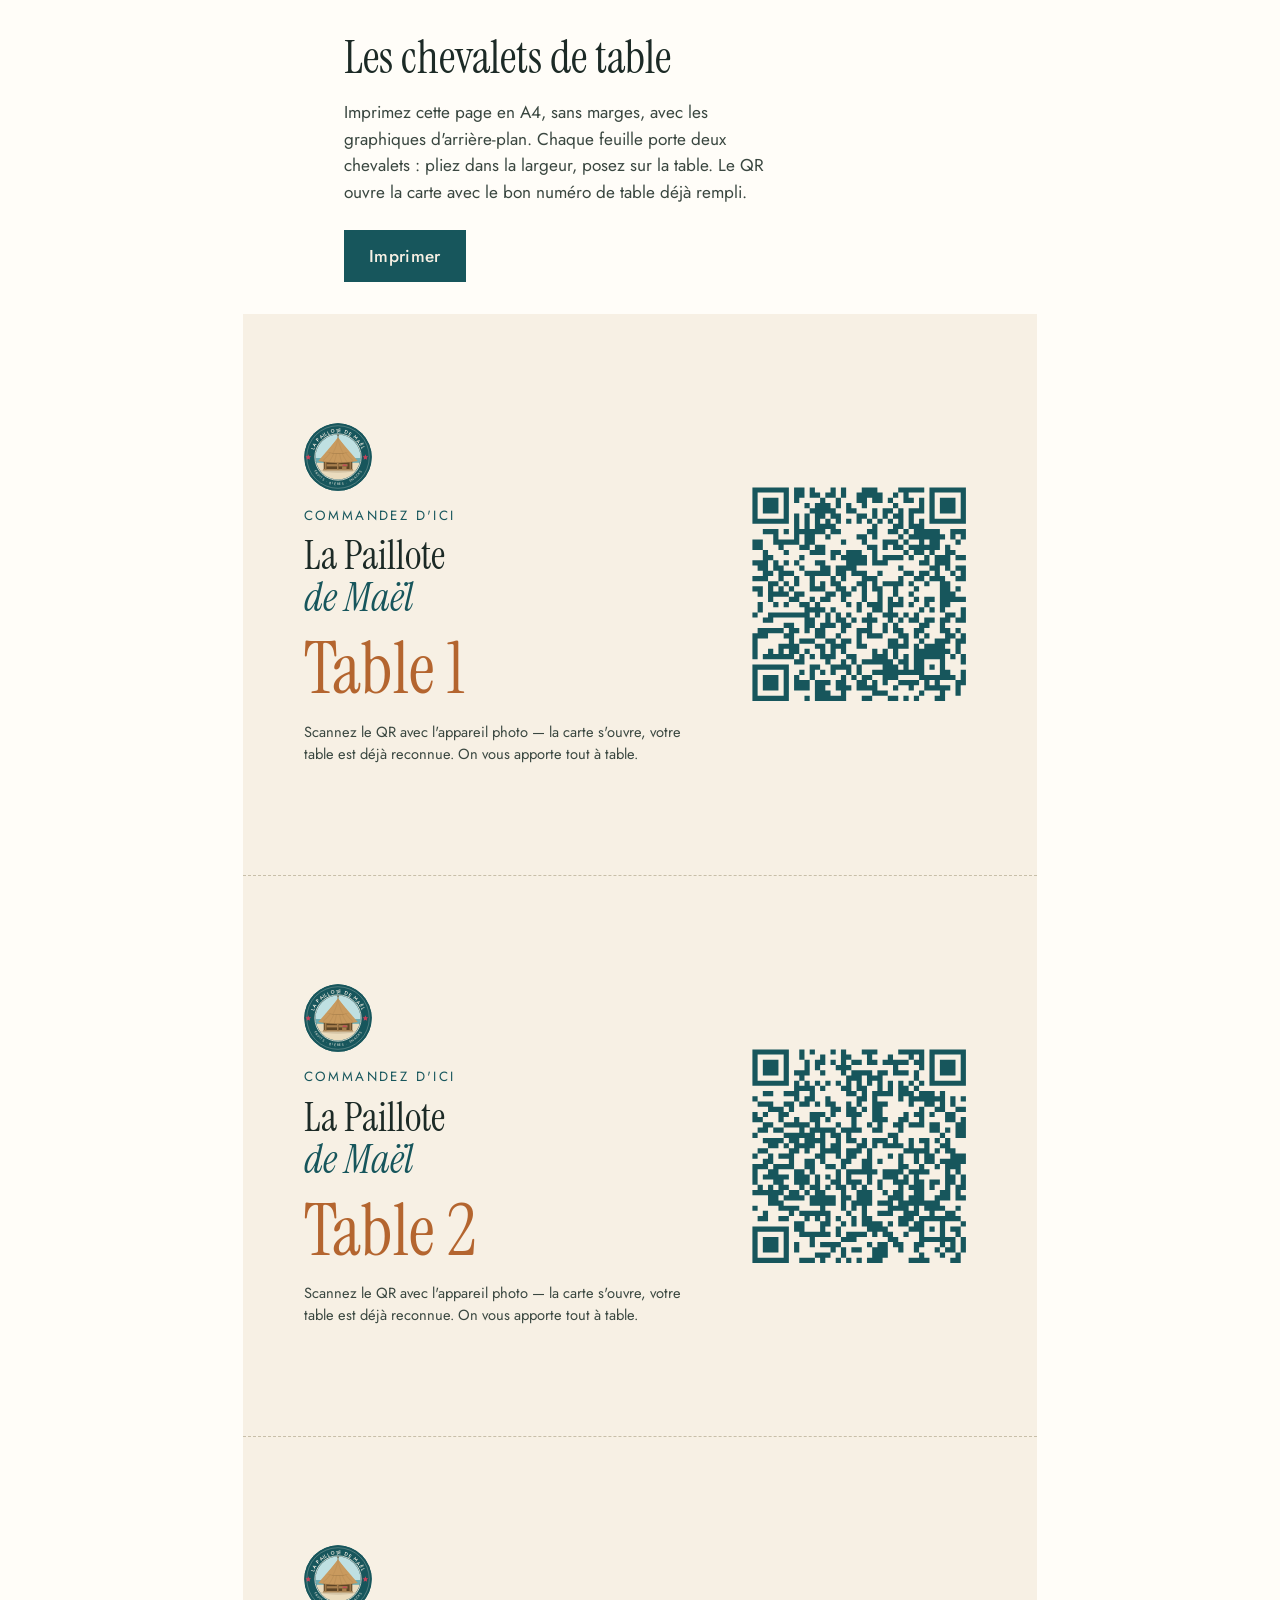
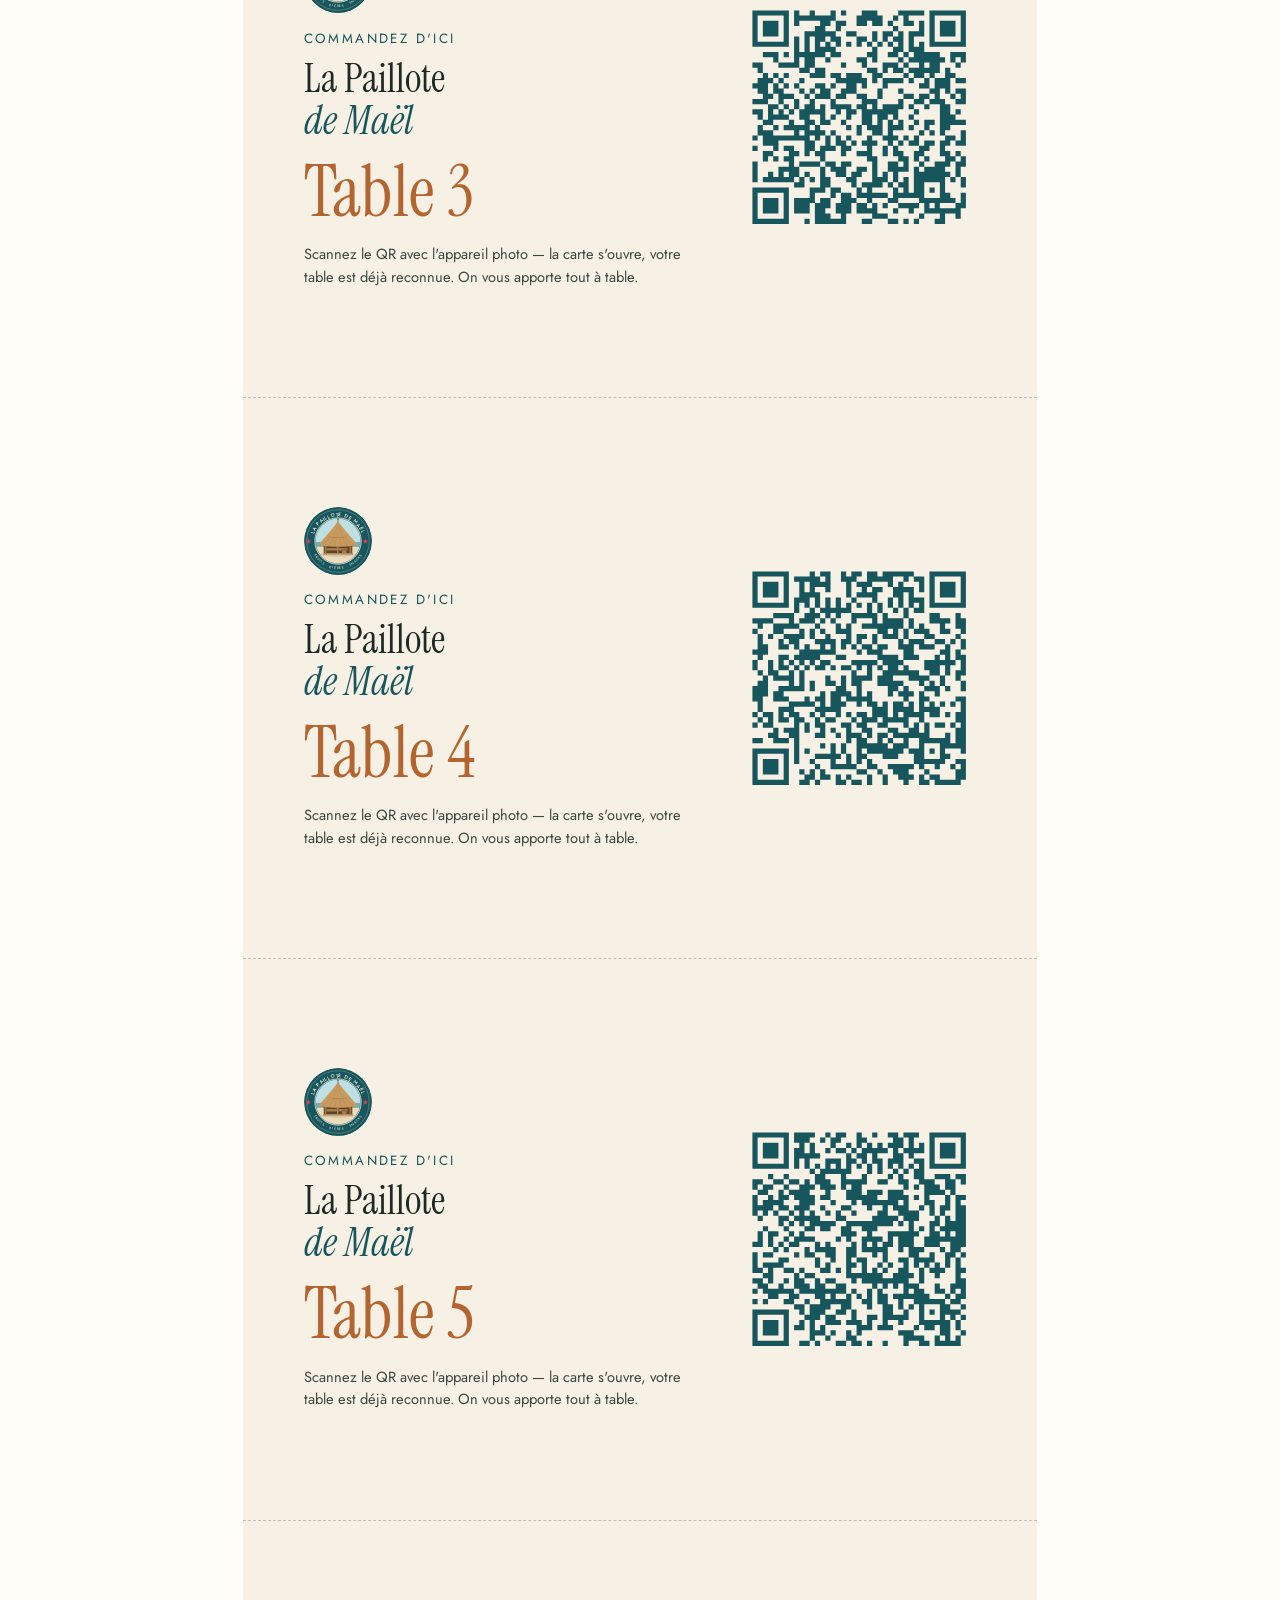
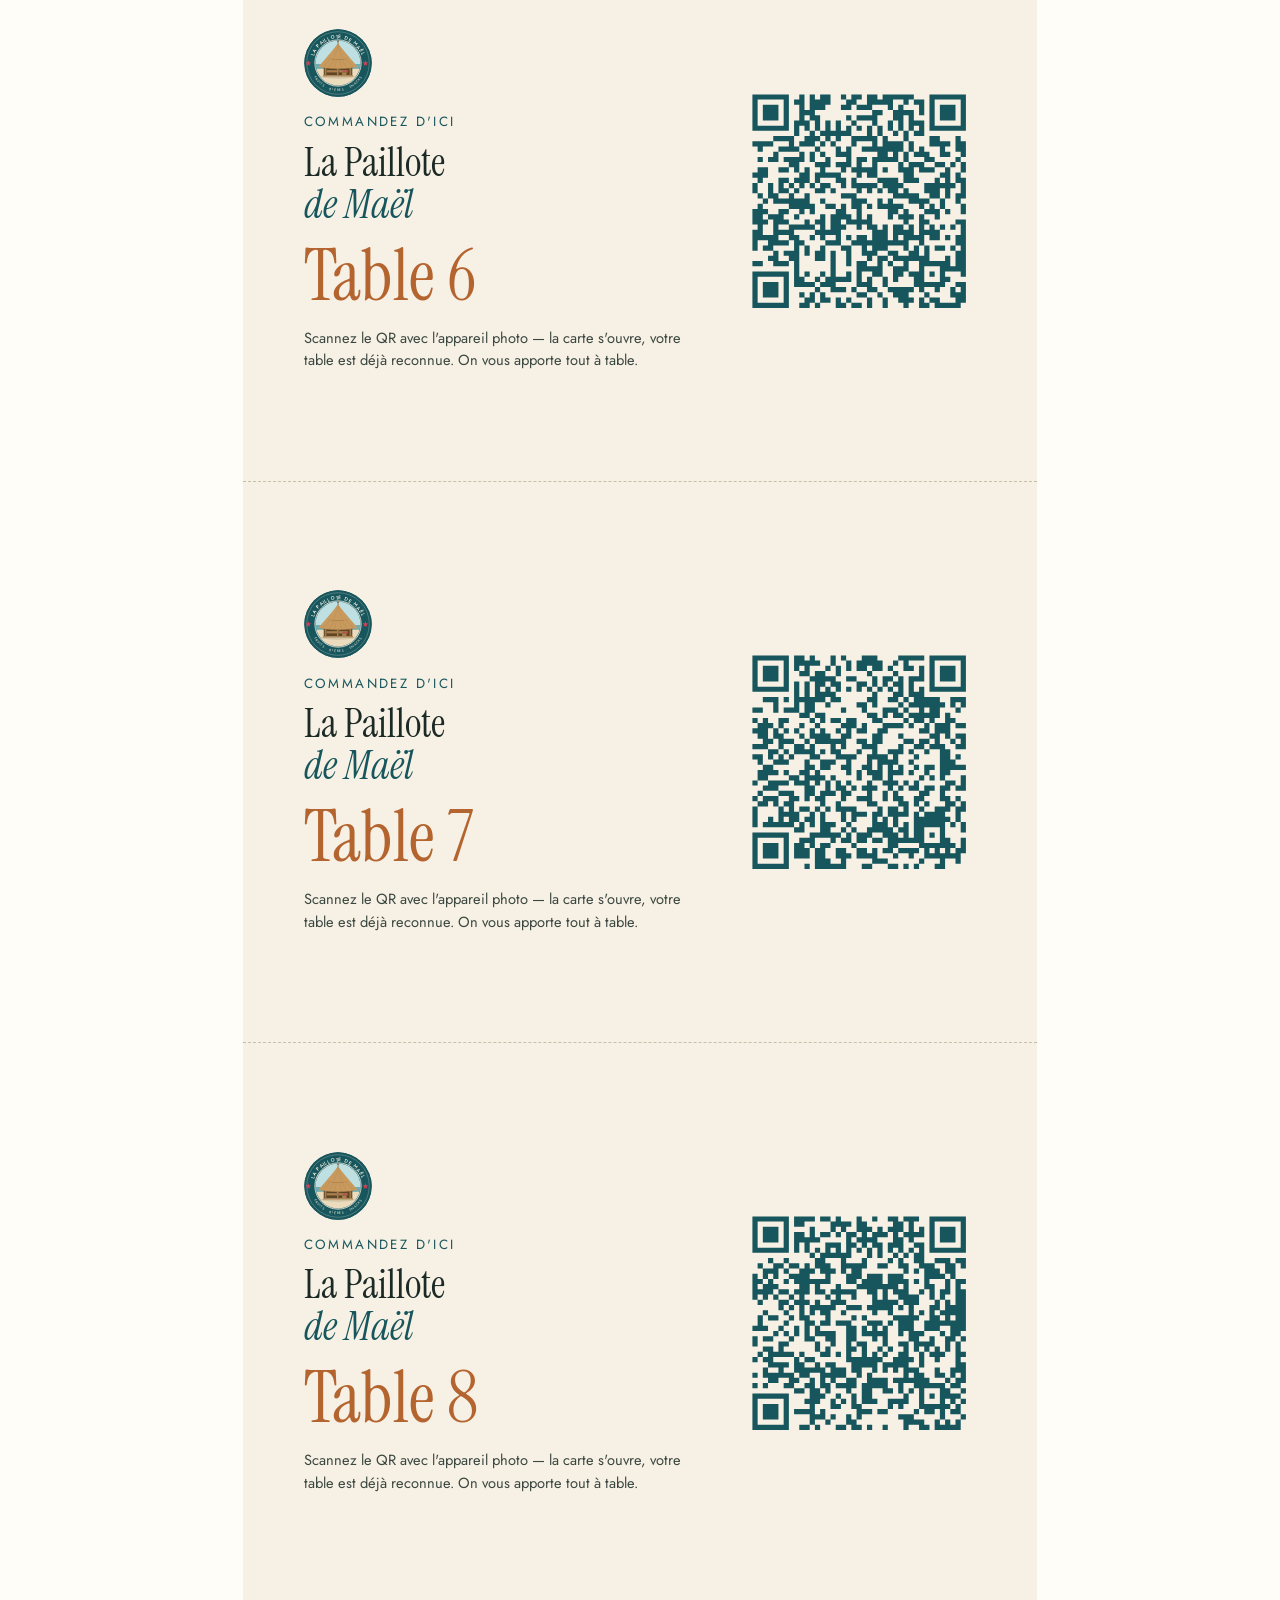
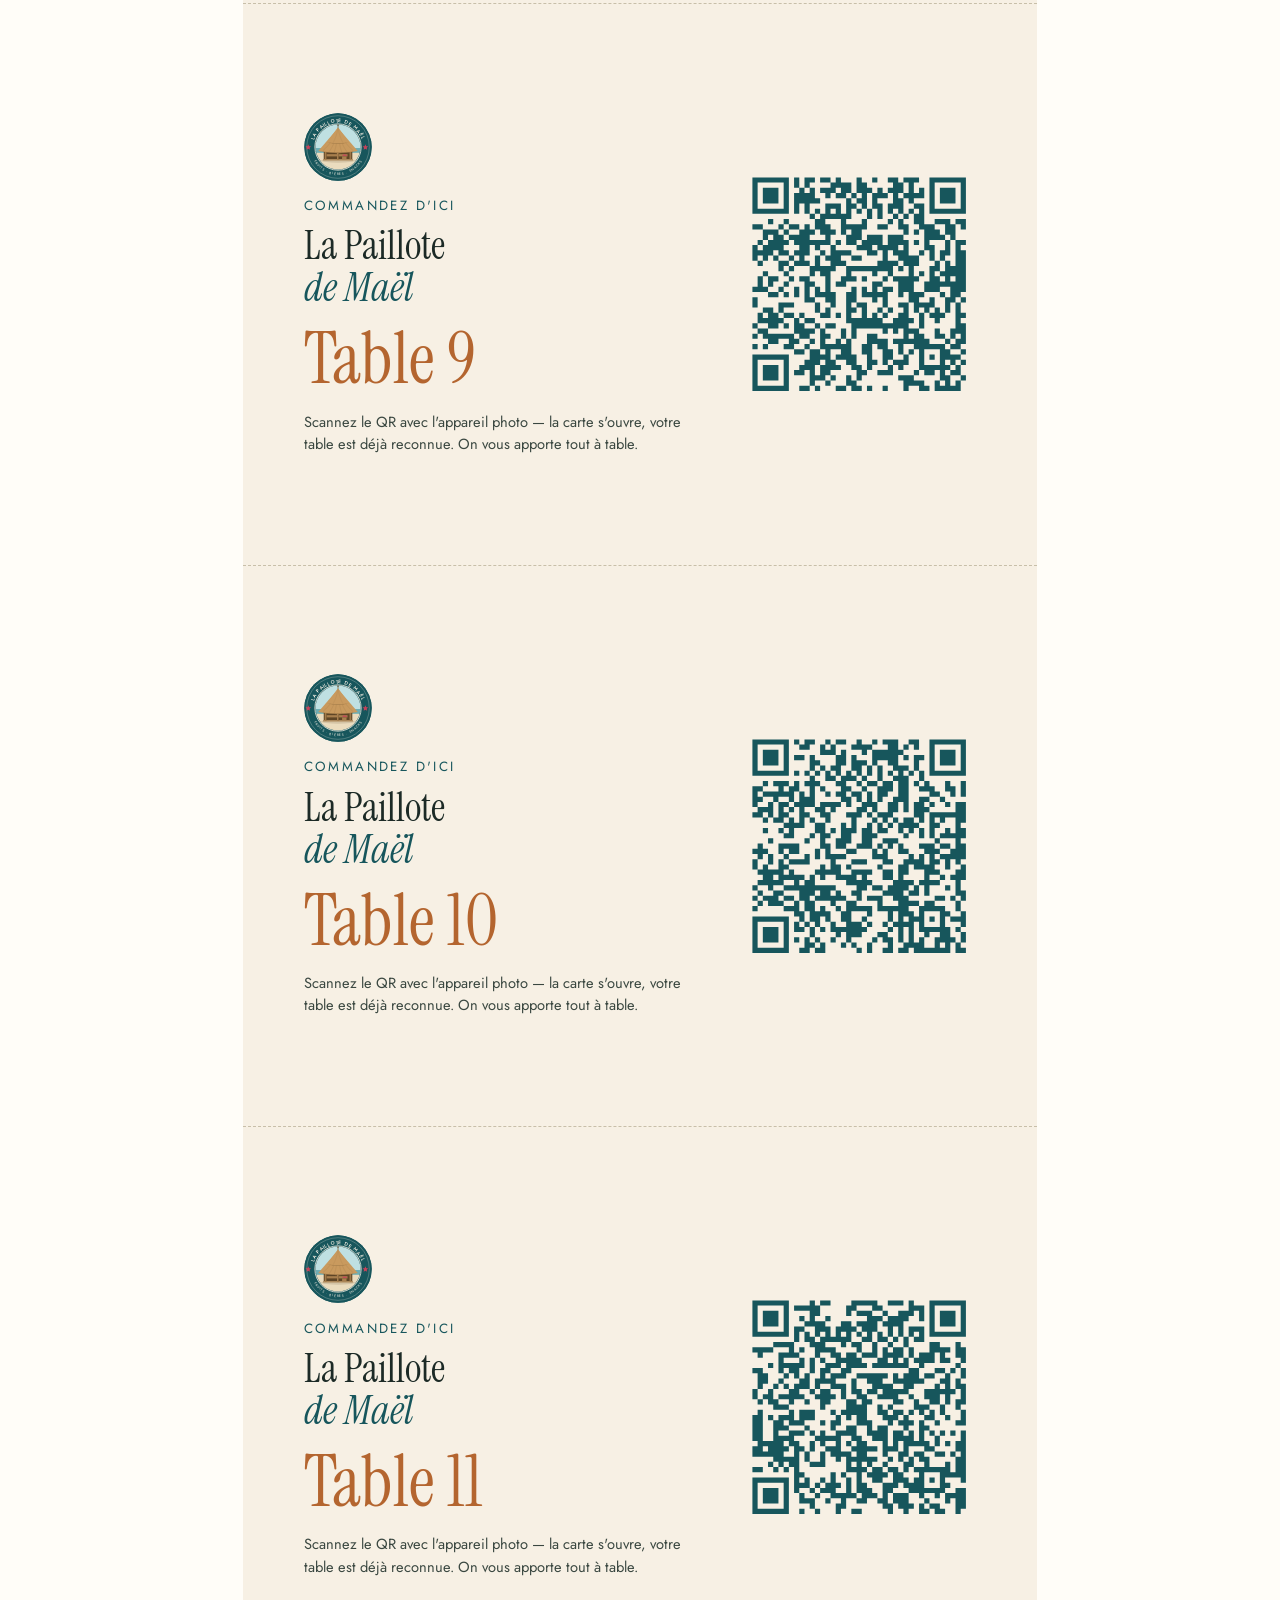
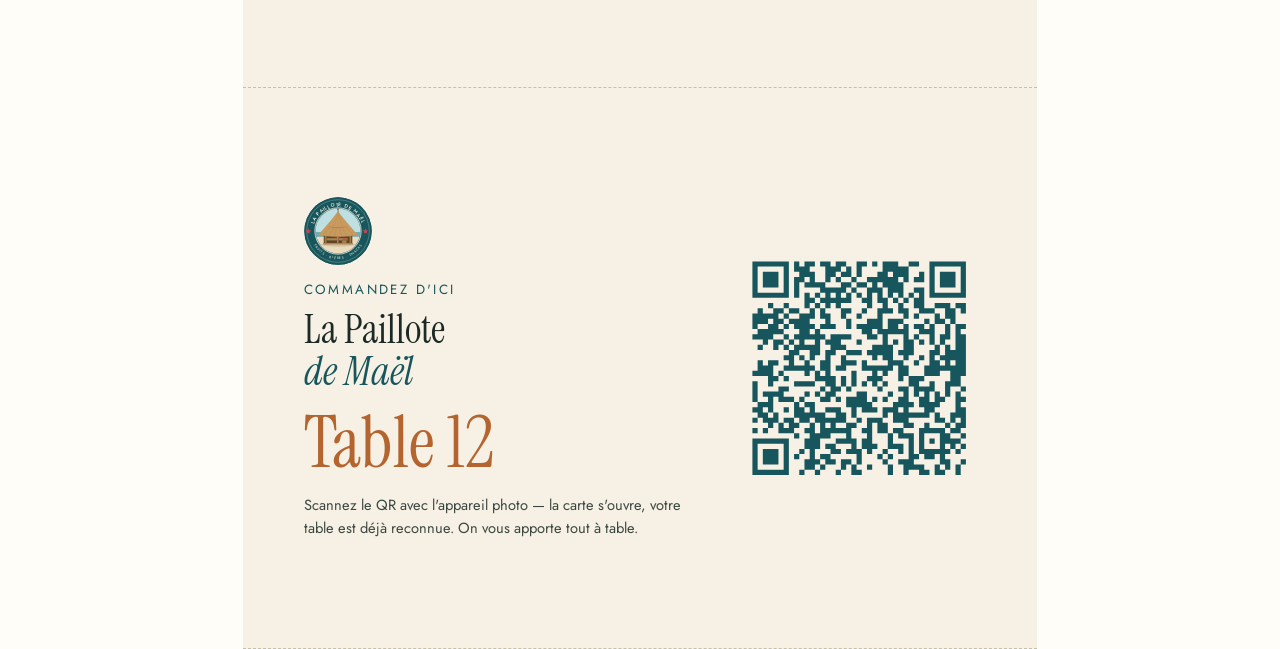
<file: site/chevalets.html>
<!DOCTYPE html>
<html lang="fr">
<head>
<meta charset="utf-8">
<meta name="viewport" content="width=device-width, initial-scale=1">
<title>Chevalets de table — La Paillote de Maël</title>
<meta name="robots" content="noindex">
<link rel="icon" href="assets/badge.svg" type="image/svg+xml">
<link rel="stylesheet" href="css/site.css">
<script src="js/badge.js" defer></script>
<style>
  /* Deux chevalets par feuille A4, à plier en deux dans la hauteur. */
  body { background: var(--papier); }

  .mode-emploi {
    max-width: 40rem;
    margin: 2rem auto;
    padding-inline: 1.5rem;
  }

  .chevalet {
    width: 210mm;
    height: 148.5mm;
    margin: 0 auto;
    padding: 14mm 16mm;
    display: flex;
    align-items: center;
    gap: 12mm;
    background: var(--creme);
    border-bottom: 1px dashed var(--pointille);
    box-sizing: border-box;
  }

  .chevalet__texte { flex: 1; }

  .chevalet__surtitre {
    font-size: 10pt;
    letter-spacing: 0.18em;
    text-transform: uppercase;
    color: var(--bassin);
  }

  .chevalet__titre {
    font-family: var(--serif);
    font-size: 30pt;
    line-height: 1.05;
    margin-block: 2mm 4mm;
  }

  .chevalet__table {
    font-family: var(--serif);
    font-size: 54pt;
    line-height: 1;
    color: var(--abricot-texte);
  }

  .chevalet__mode {
    font-size: 11pt;
    color: var(--texte);
    margin-top: 4mm;
  }

  .chevalet__qr { width: 62mm; flex: none; }
  .chevalet__qr svg { width: 100%; height: auto; display: block; }
  .chevalet__badge { width: 18mm; margin-bottom: 4mm; }

  @media print {
    @page { size: A4 portrait; margin: 0; }
    .mode-emploi { display: none; }
    .chevalet { border-bottom: none; }
    .chevalet:nth-child(2n) { page-break-after: always; }
  }
</style>
</head>
<body>

<div class="mode-emploi">
  <h1 class="titre-section">Les chevalets de table</h1>
  <p class="section__intro">
    Imprimez cette page en A4, sans marges, avec les graphiques
    d'arrière-plan. Chaque feuille porte deux chevalets : pliez dans la
    largeur, posez sur la table. Le QR ouvre la carte avec le bon numéro
    de table déjà rempli.
  </p>
  <p style="margin-top: 1.5rem;">
    <button type="button" class="bouton" onclick="window.print()">Imprimer</button>
  </p>
</div>

<section class="chevalet">
  <div class="chevalet__texte">
    <div class="cadre-badge chevalet__badge">
      <svg class="badge" viewBox="0 0 200 200" aria-hidden="true"><use href="#badge" width="200" height="200"/></svg>
    </div>
    <p class="chevalet__surtitre">Commandez d'ici</p>
    <p class="chevalet__titre">La Paillote<br><span class="italique">de Maël</span></p>
    <p class="chevalet__table">Table 1</p>
    <p class="chevalet__mode">
      Scannez le QR avec l'appareil photo — la carte s'ouvre, votre table
      est déjà reconnue. On vous apporte tout à table.
    </p>
  </div>
  <div class="chevalet__qr"><svg xmlns="http://www.w3.org/2000/svg" viewBox="0 0 45 45"><path stroke="#17565c" d="M2 2.5h7m1 0h2m1 0h1m3 0h1m1 0h1m3 0h3m4 0h5m1 0h7m-41 1h1m5 0h1m1 0h2m1 0h2m1 0h2m1 0h1m2 0h5m2 0h1m1 0h1m4 0h1m5 0h1m-41 1h1m1 0h3m1 0h1m1 0h1m4 0h1m2 0h1m3 0h2m1 0h2m1 0h1m2 0h2m1 0h1m1 0h1m1 0h3m1 0h1m-41 1h1m1 0h3m1 0h1m3 0h1m1 0h3m1 0h1m1 0h1m2 0h1m5 0h1m4 0h1m1 0h1m1 0h3m1 0h1m-41 1h1m1 0h3m1 0h1m4 0h5m2 0h2m3 0h1m1 0h2m1 0h1m1 0h3m1 0h1m1 0h3m1 0h1m-41 1h1m5 0h1m1 0h1m1 0h1m1 0h2m1 0h2m3 0h2m1 0h1m1 0h1m1 0h2m1 0h1m3 0h1m5 0h1m-41 1h7m1 0h1m1 0h1m1 0h1m1 0h1m1 0h1m1 0h1m1 0h1m1 0h1m1 0h1m1 0h1m1 0h1m1 0h1m1 0h1m1 0h7m-33 1h1m1 0h1m1 0h4m7 0h1m3 0h2m1 0h3m-31 1h3m1 0h1m1 0h6m1 0h2m5 0h2m2 0h2m1 0h1m1 0h5m2 0h3m-37 1h1m3 0h1m1 0h2m2 0h1m5 0h2m1 0h1m4 0h1m1 0h7m1 0h1m1 0h1m-41 1h2m2 0h5m1 0h2m5 0h1m3 0h1m3 0h3m1 0h1m2 0h1m1 0h2m3 0h1m-40 1h2m3 0h1m3 0h2m1 0h2m8 0h2m1 0h1m1 0h2m1 0h6m1 0h1m-36 1h1m3 0h1m4 0h3m1 0h2m1 0h3m2 0h1m5 0h1m1 0h2m1 0h1m2 0h2m-37 1h2m5 0h1m5 0h1m1 0h5m1 0h1m1 0h4m1 0h1m2 0h1m1 0h3m1 0h2m-41 1h3m1 0h1m1 0h1m1 0h1m3 0h2m4 0h4m1 0h3m6 0h2m1 0h3m-37 1h2m1 0h2m3 0h1m3 0h2m1 0h4m8 0h1m5 0h2m1 0h1m1 0h2m-39 1h2m1 0h3m2 0h5m1 0h2m1 0h3m2 0h1m4 0h2m1 0h2m1 0h1m2 0h1m1 0h1m-41 1h3m2 0h1m2 0h1m2 0h1m3 0h1m1 0h1m3 0h3m4 0h1m2 0h2m1 0h3m2 0h2m-38 1h2m1 0h1m1 0h1m2 0h1m1 0h1m1 0h2m3 0h2m1 0h1m1 0h4m1 0h1m2 0h1m2 0h2m-38 1h2m1 0h1m1 0h1m1 0h1m3 0h3m2 0h2m1 0h1m1 0h1m1 0h2m2 0h1m3 0h1m4 0h2m1 0h1m-39 1h1m1 0h4m1 0h2m4 0h2m1 0h2m2 0h1m2 0h1m2 0h1m2 0h1m5 0h3m-36 1h1m3 0h2m2 0h1m1 0h2m2 0h1m3 0h1m2 0h1m1 0h1m1 0h1m2 0h1m1 0h2m1 0h5m-40 1h1m2 0h1m1 0h1m2 0h2m1 0h1m5 0h1m1 0h1m1 0h3m1 0h3m1 0h1m2 0h1m2 0h2m-37 1h1m8 0h4m1 0h1m4 0h1m2 0h2m1 0h1m5 0h1m1 0h1m1 0h1m3 0h1m-41 1h1m2 0h8m1 0h1m1 0h1m1 0h1m1 0h1m3 0h1m2 0h3m1 0h1m1 0h1m5 0h2m1 0h1m-39 1h2m6 0h2m2 0h1m1 0h2m1 0h1m1 0h3m2 0h1m1 0h1m1 0h2m1 0h2m1 0h2m1 0h2m-35 1h2m2 0h2m1 0h3m1 0h2m3 0h1m2 0h1m1 0h1m4 0h2m2 0h1m-36 1h5m1 0h2m1 0h1m1 0h2m3 0h1m2 0h3m2 0h1m1 0h2m2 0h2m3 0h2m1 0h1m-40 1h3m3 0h2m4 0h2m2 0h1m3 0h1m1 0h3m3 0h2m1 0h1m1 0h1m3 0h2m1 0h1m-41 1h1m6 0h1m1 0h3m2 0h2m1 0h2m1 0h1m5 0h2m1 0h1m2 0h1m2 0h3m1 0h2m-41 1h1m4 0h4m3 0h2m1 0h3m2 0h2m4 0h4m1 0h1m1 0h4m2 0h1m-40 1h1m2 0h1m1 0h1m1 0h2m1 0h1m2 0h1m1 0h1m1 0h1m5 0h1m1 0h1m1 0h1m3 0h7m1 0h1m-40 1h1m1 0h6m1 0h1m1 0h1m1 0h3m2 0h2m3 0h3m1 0h1m1 0h1m1 0h6m1 0h1m1 0h1m-33 1h2m4 0h1m2 0h1m1 0h1m1 0h6m1 0h2m1 0h2m3 0h1m3 0h1m-41 1h7m4 0h2m2 0h4m1 0h1m4 0h3m1 0h1m1 0h2m1 0h1m1 0h1m-37 1h1m5 0h1m2 0h1m1 0h1m1 0h1m1 0h1m2 0h1m1 0h1m2 0h10m3 0h2m2 0h1m-41 1h1m1 0h3m1 0h1m1 0h1m2 0h1m5 0h1m1 0h1m1 0h2m2 0h3m4 0h7m1 0h1m-41 1h1m1 0h3m1 0h1m1 0h3m1 0h3m1 0h2m2 0h2m1 0h1m1 0h1m2 0h4m1 0h1m1 0h1m3 0h2m-41 1h1m1 0h3m1 0h1m1 0h3m1 0h2m2 0h3m1 0h4m3 0h1m2 0h1m2 0h5m1 0h1m-40 1h1m5 0h1m5 0h3m2 0h1m5 0h3m6 0h1m3 0h1m2 0h1m-40 1h7m3 0h1m1 0h6m3 0h2m3 0h2m1 0h1m1 0h1m3 0h2"/></svg>
</div>
</section>

<section class="chevalet">
  <div class="chevalet__texte">
    <div class="cadre-badge chevalet__badge">
      <svg class="badge" viewBox="0 0 200 200" aria-hidden="true"><use href="#badge" width="200" height="200"/></svg>
    </div>
    <p class="chevalet__surtitre">Commandez d'ici</p>
    <p class="chevalet__titre">La Paillote<br><span class="italique">de Maël</span></p>
    <p class="chevalet__table">Table 2</p>
    <p class="chevalet__mode">
      Scannez le QR avec l'appareil photo — la carte s'ouvre, votre table
      est déjà reconnue. On vous apporte tout à table.
    </p>
  </div>
  <div class="chevalet__qr"><svg xmlns="http://www.w3.org/2000/svg" viewBox="0 0 45 45"><path stroke="#17565c" d="M2 2.5h7m2 0h1m1 0h1m3 0h1m1 0h1m3 0h3m4 0h5m1 0h7m-41 1h1m5 0h1m2 0h1m3 0h1m3 0h2m3 0h1m3 0h1m3 0h1m1 0h1m1 0h1m5 0h1m-41 1h1m1 0h3m1 0h1m3 0h1m1 0h2m1 0h1m1 0h1m1 0h2m1 0h2m1 0h5m1 0h2m1 0h1m1 0h3m1 0h1m-41 1h1m1 0h3m1 0h1m3 0h1m1 0h1m3 0h3m8 0h1m4 0h1m1 0h1m1 0h3m1 0h1m-41 1h1m1 0h3m1 0h1m1 0h3m2 0h1m3 0h1m1 0h4m1 0h2m1 0h3m1 0h1m2 0h1m1 0h3m1 0h1m-41 1h1m5 0h1m2 0h1m8 0h3m1 0h3m6 0h1m2 0h1m5 0h1m-41 1h7m1 0h1m1 0h1m1 0h1m1 0h1m1 0h1m1 0h1m1 0h1m1 0h1m1 0h1m1 0h1m1 0h1m1 0h1m1 0h1m1 0h7m-33 1h4m1 0h1m3 0h2m1 0h2m2 0h1m1 0h1m1 0h2m1 0h1m-30 1h2m2 0h3m2 0h1m6 0h2m1 0h1m1 0h4m1 0h3m1 0h3m1 0h1m-37 1h1m7 0h1m1 0h2m2 0h1m5 0h2m1 0h1m4 0h1m1 0h7m1 0h1m1 0h1m-40 1h3m2 0h2m1 0h2m1 0h1m1 0h2m2 0h1m1 0h1m2 0h3m4 0h1m2 0h2m1 0h1m1 0h1m-36 1h3m1 0h1m7 0h2m1 0h2m1 0h1m1 0h2m7 0h1m2 0h2m2 0h2m-41 1h1m1 0h1m2 0h2m4 0h3m1 0h1m2 0h3m2 0h2m4 0h1m1 0h2m1 0h1m2 0h2m-39 1h2m3 0h1m2 0h1m2 0h2m1 0h1m4 0h1m3 0h3m2 0h2m2 0h1m4 0h2m1 0h1m-39 1h2m2 0h5m1 0h1m3 0h1m2 0h1m2 0h1m1 0h1m2 0h2m1 0h3m1 0h2m3 0h2m-40 1h2m1 0h2m3 0h1m1 0h5m1 0h4m2 0h2m3 0h1m5 0h2m1 0h1m1 0h2m-41 1h1m5 0h6m1 0h1m1 0h2m1 0h1m7 0h2m8 0h1m2 0h2m-39 1h4m1 0h2m1 0h4m2 0h1m1 0h2m1 0h1m1 0h3m1 0h1m2 0h1m1 0h2m1 0h1m1 0h1m-35 1h2m1 0h1m1 0h4m1 0h1m1 0h2m3 0h2m1 0h1m1 0h4m1 0h1m2 0h1m2 0h2m-37 1h2m4 0h2m1 0h1m2 0h4m1 0h3m1 0h1m6 0h5m1 0h1m1 0h2m-39 1h1m2 0h1m1 0h3m4 0h2m2 0h1m1 0h2m2 0h1m3 0h1m1 0h1m2 0h1m1 0h2m3 0h3m-39 1h2m3 0h1m2 0h2m1 0h1m3 0h2m2 0h2m1 0h1m3 0h1m2 0h1m1 0h2m1 0h5m-41 1h3m1 0h4m2 0h2m2 0h2m1 0h1m3 0h2m5 0h2m2 0h1m2 0h1m1 0h3m-40 1h1m2 0h2m3 0h2m1 0h1m4 0h1m1 0h6m1 0h4m1 0h4m3 0h1m1 0h1m-40 1h1m1 0h5m1 0h3m1 0h1m1 0h1m1 0h1m1 0h1m3 0h1m2 0h3m1 0h1m1 0h1m5 0h2m1 0h1m-41 1h1m3 0h2m2 0h3m1 0h1m2 0h2m1 0h3m1 0h1m1 0h1m2 0h3m1 0h2m1 0h2m1 0h2m1 0h1m-40 1h1m1 0h1m1 0h2m2 0h1m1 0h2m1 0h1m1 0h2m1 0h1m1 0h1m2 0h1m3 0h1m1 0h3m1 0h1m2 0h1m1 0h2m-41 1h6m1 0h2m1 0h1m1 0h2m3 0h1m2 0h3m2 0h1m1 0h2m2 0h2m3 0h2m1 0h1m-37 1h2m1 0h4m1 0h5m1 0h2m1 0h3m3 0h3m1 0h3m2 0h3m1 0h2m-38 1h3m5 0h5m1 0h1m1 0h4m1 0h3m1 0h8m-36 1h1m4 0h4m4 0h1m3 0h1m1 0h1m1 0h1m4 0h4m1 0h1m1 0h4m2 0h1m-38 1h1m4 0h1m1 0h6m3 0h1m2 0h1m2 0h3m2 0h3m2 0h1m2 0h2m-38 1h2m2 0h2m3 0h1m1 0h1m1 0h1m1 0h1m2 0h1m1 0h2m5 0h3m1 0h8m-32 1h2m3 0h2m2 0h1m1 0h1m1 0h4m1 0h1m1 0h2m1 0h2m3 0h1m3 0h1m-41 1h7m1 0h2m3 0h1m2 0h1m5 0h4m4 0h3m1 0h1m1 0h1m1 0h2m-40 1h1m5 0h1m2 0h6m1 0h1m1 0h4m1 0h1m1 0h2m2 0h1m2 0h1m3 0h1m2 0h1m-40 1h1m1 0h3m1 0h1m4 0h1m5 0h3m6 0h2m4 0h7m1 0h1m-41 1h1m1 0h3m1 0h1m1 0h1m2 0h1m1 0h4m5 0h1m1 0h2m1 0h2m2 0h2m3 0h1m1 0h1m1 0h1m-41 1h1m1 0h3m1 0h1m1 0h1m6 0h1m1 0h1m1 0h2m2 0h3m2 0h1m2 0h1m3 0h1m1 0h2m1 0h1m-41 1h1m5 0h1m5 0h3m2 0h1m5 0h3m6 0h1m3 0h1m2 0h1m-40 1h7m2 0h3m1 0h1m2 0h1m1 0h1m1 0h1m1 0h3m5 0h4m4 0h2"/></svg>
</div>
</section>

<section class="chevalet">
  <div class="chevalet__texte">
    <div class="cadre-badge chevalet__badge">
      <svg class="badge" viewBox="0 0 200 200" aria-hidden="true"><use href="#badge" width="200" height="200"/></svg>
    </div>
    <p class="chevalet__surtitre">Commandez d'ici</p>
    <p class="chevalet__titre">La Paillote<br><span class="italique">de Maël</span></p>
    <p class="chevalet__table">Table 3</p>
    <p class="chevalet__mode">
      Scannez le QR avec l'appareil photo — la carte s'ouvre, votre table
      est déjà reconnue. On vous apporte tout à table.
    </p>
  </div>
  <div class="chevalet__qr"><svg xmlns="http://www.w3.org/2000/svg" viewBox="0 0 45 45"><path stroke="#17565c" d="M2 2.5h7m1 0h1m2 0h1m3 0h1m1 0h1m3 0h3m4 0h5m1 0h7m-41 1h1m5 0h1m1 0h8m4 0h5m2 0h1m1 0h1m4 0h1m5 0h1m-41 1h1m1 0h3m1 0h1m1 0h1m4 0h2m1 0h2m2 0h2m1 0h2m1 0h1m2 0h2m1 0h1m1 0h1m1 0h3m1 0h1m-41 1h1m1 0h3m1 0h1m5 0h2m2 0h1m10 0h1m4 0h1m1 0h1m1 0h3m1 0h1m-41 1h1m1 0h3m1 0h1m3 0h6m2 0h2m3 0h1m1 0h2m1 0h1m1 0h3m1 0h1m1 0h3m1 0h1m-41 1h1m5 0h1m1 0h1m1 0h1m1 0h2m1 0h2m3 0h2m1 0h1m1 0h1m1 0h2m1 0h1m3 0h1m5 0h1m-41 1h7m1 0h1m1 0h1m1 0h1m1 0h1m1 0h1m1 0h1m1 0h1m1 0h1m1 0h1m1 0h1m1 0h1m1 0h1m1 0h1m1 0h7m-33 1h1m1 0h1m1 0h4m7 0h1m3 0h2m1 0h3m-31 1h3m1 0h1m1 0h6m1 0h2m5 0h2m2 0h2m1 0h1m1 0h5m2 0h3m-37 1h1m3 0h1m1 0h2m2 0h1m5 0h2m1 0h1m4 0h1m1 0h7m1 0h1m1 0h1m-41 1h2m3 0h4m1 0h2m5 0h1m3 0h1m3 0h3m1 0h1m2 0h1m1 0h2m3 0h1m-39 1h1m7 0h2m1 0h2m8 0h2m1 0h1m1 0h2m1 0h6m1 0h1m-36 1h1m1 0h1m1 0h1m4 0h3m1 0h2m1 0h3m2 0h2m4 0h1m1 0h2m1 0h1m2 0h2m-38 1h3m1 0h1m3 0h1m6 0h6m1 0h1m1 0h4m1 0h1m2 0h1m1 0h3m1 0h2m-41 1h3m1 0h1m1 0h1m1 0h1m3 0h2m1 0h1m2 0h2m1 0h1m3 0h1m6 0h2m1 0h3m-37 1h2m1 0h2m3 0h1m1 0h1m1 0h2m2 0h3m4 0h1m3 0h1m5 0h2m1 0h1m1 0h2m-39 1h2m1 0h3m2 0h1m1 0h3m1 0h2m2 0h2m2 0h1m4 0h2m1 0h2m1 0h1m2 0h1m1 0h1m-41 1h3m2 0h1m2 0h1m2 0h1m3 0h1m5 0h3m4 0h1m2 0h2m1 0h3m2 0h2m-38 1h2m1 0h1m1 0h1m1 0h2m1 0h1m1 0h4m1 0h2m1 0h1m1 0h4m1 0h1m2 0h1m2 0h2m-38 1h2m1 0h1m1 0h1m1 0h1m1 0h5m2 0h1m1 0h2m1 0h7m3 0h1m4 0h2m1 0h1m-39 1h1m1 0h4m2 0h2m2 0h1m1 0h1m2 0h1m2 0h2m1 0h2m1 0h1m2 0h1m5 0h3m-37 1h2m3 0h1m2 0h2m1 0h2m2 0h1m3 0h2m1 0h1m1 0h1m1 0h1m2 0h1m1 0h2m1 0h5m-40 1h1m2 0h1m1 0h5m1 0h1m5 0h1m1 0h1m1 0h3m1 0h3m1 0h1m2 0h1m2 0h2m-37 1h3m4 0h1m1 0h4m1 0h1m4 0h1m2 0h2m1 0h1m5 0h1m1 0h1m1 0h1m3 0h1m-41 1h1m1 0h9m1 0h1m1 0h1m1 0h1m1 0h1m3 0h1m2 0h3m1 0h1m1 0h1m5 0h2m1 0h1m-39 1h3m5 0h2m2 0h1m1 0h2m1 0h1m1 0h3m2 0h1m1 0h1m1 0h2m1 0h2m1 0h2m1 0h2m-41 1h1m3 0h1m1 0h2m2 0h2m1 0h3m1 0h2m3 0h1m2 0h1m1 0h1m4 0h2m2 0h1m-35 1h2m3 0h2m1 0h1m1 0h2m3 0h1m2 0h3m2 0h1m1 0h2m2 0h2m3 0h2m1 0h1m-38 1h1m1 0h1m1 0h2m5 0h1m8 0h2m4 0h2m1 0h1m1 0h1m3 0h2m1 0h1m-41 1h1m6 0h1m1 0h4m1 0h2m1 0h2m4 0h1m2 0h2m1 0h1m2 0h1m2 0h3m1 0h2m-41 1h1m4 0h4m4 0h1m1 0h3m2 0h2m1 0h1m2 0h4m1 0h1m1 0h4m2 0h1m-40 1h1m2 0h1m1 0h1m1 0h2m1 0h1m2 0h1m2 0h2m1 0h2m2 0h1m1 0h1m1 0h1m3 0h7m1 0h1m-40 1h1m1 0h6m1 0h1m1 0h1m1 0h2m3 0h2m3 0h3m1 0h1m1 0h1m1 0h6m1 0h1m1 0h1m-33 1h2m3 0h2m4 0h1m1 0h4m1 0h1m1 0h2m1 0h2m3 0h1m3 0h1m-41 1h7m4 0h3m1 0h2m3 0h1m1 0h1m4 0h1m1 0h1m1 0h2m1 0h1m1 0h1m-37 1h1m5 0h1m4 0h1m3 0h1m1 0h2m1 0h6m1 0h6m3 0h2m2 0h1m-41 1h1m1 0h3m1 0h1m1 0h4m1 0h2m2 0h3m2 0h1m3 0h2m4 0h7m1 0h1m-41 1h1m1 0h3m1 0h1m1 0h3m1 0h3m1 0h3m1 0h2m1 0h1m1 0h1m2 0h4m1 0h1m1 0h1m3 0h2m-41 1h1m1 0h3m1 0h1m1 0h3m1 0h2m2 0h3m1 0h4m3 0h1m2 0h1m2 0h7m-40 1h1m5 0h1m5 0h3m2 0h1m5 0h3m6 0h1m3 0h1m2 0h1m-40 1h7m3 0h1m1 0h6m3 0h2m3 0h2m1 0h1m1 0h1m3 0h2"/></svg>
</div>
</section>

<section class="chevalet">
  <div class="chevalet__texte">
    <div class="cadre-badge chevalet__badge">
      <svg class="badge" viewBox="0 0 200 200" aria-hidden="true"><use href="#badge" width="200" height="200"/></svg>
    </div>
    <p class="chevalet__surtitre">Commandez d'ici</p>
    <p class="chevalet__titre">La Paillote<br><span class="italique">de Maël</span></p>
    <p class="chevalet__table">Table 4</p>
    <p class="chevalet__mode">
      Scannez le QR avec l'appareil photo — la carte s'ouvre, votre table
      est déjà reconnue. On vous apporte tout à table.
    </p>
  </div>
  <div class="chevalet__qr"><svg xmlns="http://www.w3.org/2000/svg" viewBox="0 0 45 45"><path stroke="#17565c" d="M2 2.5h7m4 0h1m1 0h2m2 0h1m1 0h2m1 0h2m1 0h6m3 0h7m-41 1h1m5 0h1m1 0h5m1 0h1m2 0h3m2 0h5m2 0h1m1 0h2m1 0h1m5 0h1m-41 1h1m1 0h3m1 0h1m2 0h1m1 0h4m3 0h1m1 0h3m3 0h1m1 0h1m3 0h1m1 0h1m1 0h3m1 0h1m-41 1h1m1 0h3m1 0h1m2 0h1m1 0h1m2 0h1m3 0h1m2 0h1m1 0h2m2 0h4m1 0h1m1 0h1m1 0h3m1 0h1m-41 1h1m1 0h3m1 0h1m2 0h4m5 0h1m1 0h4m3 0h2m1 0h1m3 0h1m1 0h3m1 0h1m-41 1h1m5 0h1m1 0h3m1 0h1m1 0h1m1 0h1m2 0h1m3 0h1m2 0h1m1 0h1m1 0h3m1 0h1m5 0h1m-41 1h7m1 0h1m1 0h1m1 0h1m1 0h1m1 0h1m1 0h1m1 0h1m1 0h1m1 0h1m1 0h1m1 0h1m1 0h1m1 0h1m1 0h7m-33 1h1m2 0h1m1 0h6m3 0h1m1 0h1m2 0h1m1 0h1m1 0h2m-29 1h4m2 0h3m1 0h1m1 0h1m2 0h5m1 0h1m3 0h1m4 0h2m3 0h1m-40 1h4m3 0h1m1 0h3m1 0h1m1 0h1m3 0h1m3 0h1m1 0h4m1 0h1m3 0h4m1 0h2m-40 1h1m2 0h5m3 0h1m3 0h1m1 0h1m2 0h8m1 0h1m1 0h1m3 0h1m2 0h2m-41 1h1m3 0h2m3 0h1m1 0h1m1 0h1m2 0h3m5 0h2m1 0h1m1 0h1m1 0h3m2 0h2m2 0h1m-40 1h1m1 0h1m2 0h4m1 0h1m2 0h1m3 0h1m1 0h2m1 0h1m1 0h3m1 0h1m3 0h2m4 0h1m-39 1h1m3 0h1m1 0h2m3 0h4m1 0h2m1 0h1m2 0h1m4 0h1m1 0h3m2 0h2m1 0h1m1 0h1m-40 1h2m2 0h2m1 0h1m1 0h1m2 0h1m1 0h1m1 0h1m1 0h1m1 0h2m1 0h2m2 0h3m1 0h3m2 0h1m2 0h1m-41 1h3m6 0h7m4 0h1m1 0h3m4 0h2m5 0h2m1 0h1m-39 1h1m3 0h2m1 0h5m3 0h2m6 0h4m1 0h3m3 0h1m1 0h1m1 0h2m-41 1h1m2 0h1m1 0h1m1 0h1m1 0h1m1 0h1m1 0h2m4 0h5m1 0h4m4 0h6m1 0h1m-41 1h1m2 0h1m1 0h2m1 0h1m1 0h1m1 0h2m1 0h1m1 0h2m1 0h1m1 0h1m1 0h1m1 0h2m1 0h1m3 0h3m1 0h1m2 0h1m-40 1h1m1 0h2m2 0h1m1 0h1m9 0h1m2 0h1m2 0h7m2 0h2m1 0h1m1 0h2m-39 1h1m1 0h4m1 0h1m4 0h1m2 0h1m1 0h4m1 0h3m3 0h4m2 0h1m2 0h1m-39 1h2m4 0h1m1 0h1m1 0h1m2 0h2m1 0h1m1 0h2m3 0h5m3 0h1m1 0h1m1 0h1m3 0h1m-41 1h3m2 0h5m1 0h1m4 0h2m2 0h1m5 0h2m1 0h1m3 0h3m1 0h1m2 0h1m-41 1h3m1 0h2m7 0h1m1 0h4m1 0h1m1 0h1m3 0h1m1 0h3m1 0h1m2 0h1m-36 1h2m2 0h3m3 0h1m1 0h2m1 0h2m1 0h5m6 0h1m2 0h2m5 0h2m-40 1h1m5 0h5m1 0h1m1 0h3m2 0h1m1 0h2m1 0h1m1 0h2m1 0h1m1 0h1m1 0h1m1 0h1m1 0h1m1 0h1m-40 1h1m3 0h3m4 0h5m6 0h3m1 0h4m1 0h4m4 0h1m-41 1h1m1 0h2m1 0h1m1 0h2m2 0h1m1 0h1m2 0h1m1 0h1m1 0h2m1 0h3m1 0h1m1 0h4m1 0h2m1 0h1m1 0h2m-40 1h1m1 0h1m1 0h2m1 0h2m2 0h1m1 0h2m3 0h1m1 0h3m1 0h5m2 0h1m6 0h2m-41 1h1m1 0h2m4 0h1m1 0h1m1 0h2m3 0h2m1 0h2m2 0h2m3 0h1m1 0h1m1 0h1m1 0h2m1 0h1m1 0h1m-37 1h1m1 0h3m1 0h1m2 0h1m1 0h1m2 0h1m2 0h2m3 0h2m2 0h2m1 0h1m5 0h2m-38 1h2m2 0h2m3 0h2m2 0h1m1 0h3m1 0h1m1 0h2m1 0h7m3 0h1m1 0h2m-41 1h2m2 0h3m1 0h1m9 0h1m1 0h2m2 0h1m1 0h1m2 0h1m2 0h6m1 0h2m-33 1h1m4 0h1m1 0h1m1 0h1m2 0h6m1 0h3m2 0h1m3 0h5m-41 1h7m1 0h1m1 0h1m4 0h1m1 0h1m2 0h1m1 0h7m1 0h3m1 0h1m1 0h1m3 0h1m-41 1h1m5 0h1m1 0h1m3 0h5m1 0h1m1 0h2m3 0h3m3 0h2m3 0h2m-38 1h1m1 0h3m1 0h1m1 0h1m2 0h1m3 0h1m2 0h1m1 0h1m1 0h1m8 0h6m2 0h2m-41 1h1m1 0h3m1 0h1m5 0h1m2 0h5m2 0h2m2 0h5m1 0h1m2 0h1m2 0h1m1 0h1m-41 1h1m1 0h3m1 0h1m2 0h1m1 0h1m1 0h1m6 0h2m2 0h1m2 0h3m3 0h1m5 0h2m-41 1h1m5 0h1m3 0h2m1 0h2m1 0h1m1 0h1m3 0h1m2 0h1m2 0h3m1 0h1m1 0h2m3 0h2m-41 1h7m2 0h2m1 0h1m3 0h2m1 0h2m1 0h1m2 0h1m3 0h1m2 0h2m1 0h5"/></svg>
</div>
</section>

<section class="chevalet">
  <div class="chevalet__texte">
    <div class="cadre-badge chevalet__badge">
      <svg class="badge" viewBox="0 0 200 200" aria-hidden="true"><use href="#badge" width="200" height="200"/></svg>
    </div>
    <p class="chevalet__surtitre">Commandez d'ici</p>
    <p class="chevalet__titre">La Paillote<br><span class="italique">de Maël</span></p>
    <p class="chevalet__table">Table 5</p>
    <p class="chevalet__mode">
      Scannez le QR avec l'appareil photo — la carte s'ouvre, votre table
      est déjà reconnue. On vous apporte tout à table.
    </p>
  </div>
  <div class="chevalet__qr"><svg xmlns="http://www.w3.org/2000/svg" viewBox="0 0 45 45"><path stroke="#17565c" d="M2 2.5h7m1 0h4m2 0h1m1 0h2m2 0h1m2 0h1m2 0h2m1 0h3m2 0h7m-41 1h1m5 0h1m1 0h3m2 0h1m1 0h2m3 0h2m5 0h2m1 0h1m3 0h1m5 0h1m-41 1h1m1 0h3m1 0h1m2 0h1m1 0h1m3 0h1m2 0h1m1 0h1m1 0h1m1 0h1m1 0h3m1 0h1m1 0h1m1 0h1m1 0h3m1 0h1m-41 1h1m1 0h3m1 0h1m1 0h2m1 0h1m2 0h1m1 0h2m1 0h1m1 0h5m1 0h1m1 0h4m1 0h1m1 0h3m1 0h1m-41 1h1m1 0h3m1 0h1m1 0h5m5 0h1m1 0h2m1 0h1m3 0h2m1 0h1m3 0h1m1 0h3m1 0h1m-41 1h1m5 0h1m1 0h1m1 0h1m3 0h3m1 0h2m1 0h1m1 0h2m1 0h3m2 0h2m1 0h1m5 0h1m-41 1h7m1 0h1m1 0h1m1 0h1m1 0h1m1 0h1m1 0h1m1 0h1m1 0h1m1 0h1m1 0h1m1 0h1m1 0h1m1 0h1m1 0h7m-30 1h1m1 0h6m3 0h1m1 0h1m2 0h1m1 0h1m1 0h2m-30 1h1m2 0h1m5 0h2m3 0h1m3 0h1m4 0h1m1 0h1m2 0h2m2 0h3m1 0h2m-41 1h2m2 0h2m1 0h2m1 0h1m1 0h3m2 0h5m2 0h2m2 0h2m2 0h3m2 0h2m1 0h1m-41 1h1m1 0h2m2 0h1m2 0h3m1 0h3m1 0h1m1 0h2m8 0h1m1 0h1m1 0h3m1 0h2m-38 1h2m2 0h1m1 0h4m3 0h1m3 0h3m1 0h3m1 0h3m4 0h4m1 0h1m-39 1h1m2 0h1m1 0h2m1 0h4m1 0h2m3 0h6m2 0h4m1 0h1m1 0h1m3 0h1m1 0h2m-41 1h1m1 0h4m3 0h3m3 0h1m3 0h1m1 0h7m1 0h1m3 0h2m2 0h1m1 0h1m-40 1h4m1 0h2m1 0h3m2 0h1m3 0h2m3 0h1m2 0h1m1 0h3m2 0h1m1 0h1m1 0h2m1 0h2m-41 1h1m1 0h1m1 0h1m2 0h1m1 0h1m1 0h1m2 0h1m1 0h1m2 0h1m4 0h2m2 0h4m2 0h1m1 0h1m2 0h2m-40 1h1m3 0h2m1 0h5m3 0h2m5 0h5m1 0h3m3 0h1m1 0h1m1 0h2m-36 1h1m1 0h1m1 0h1m1 0h5m2 0h9m1 0h1m1 0h1m3 0h2m1 0h4m-39 1h1m3 0h1m3 0h2m1 0h2m2 0h2m2 0h3m6 0h1m1 0h1m1 0h1m1 0h5m-40 1h1m1 0h2m2 0h1m1 0h1m7 0h3m2 0h1m3 0h6m2 0h2m1 0h1m1 0h2m-40 1h1m1 0h1m2 0h1m1 0h4m4 0h1m1 0h1m2 0h4m1 0h1m1 0h3m2 0h8m-41 1h2m1 0h1m1 0h1m1 0h2m3 0h1m1 0h1m4 0h1m1 0h1m1 0h1m1 0h2m1 0h3m2 0h3m2 0h3m-37 1h1m1 0h1m3 0h1m1 0h4m2 0h2m1 0h5m2 0h1m1 0h3m3 0h1m1 0h2m-40 1h1m1 0h2m4 0h1m1 0h2m2 0h2m2 0h2m3 0h1m1 0h1m4 0h2m2 0h1m2 0h2m1 0h1m-41 1h1m4 0h2m5 0h1m2 0h1m2 0h1m1 0h2m3 0h1m2 0h2m1 0h4m2 0h1m1 0h1m-40 1h1m1 0h4m6 0h1m1 0h1m3 0h2m1 0h1m2 0h1m1 0h1m2 0h1m1 0h1m1 0h1m1 0h1m1 0h1m1 0h1m-40 1h2m1 0h1m2 0h2m1 0h1m3 0h2m1 0h1m1 0h1m2 0h1m1 0h1m1 0h1m2 0h2m2 0h1m1 0h3m2 0h2m-39 1h2m4 0h1m1 0h2m6 0h7m2 0h4m1 0h1m2 0h1m3 0h1m-40 1h2m1 0h1m2 0h1m1 0h2m2 0h1m1 0h2m3 0h1m1 0h9m2 0h1m6 0h2m-40 1h2m2 0h1m2 0h3m1 0h2m2 0h2m5 0h1m1 0h1m1 0h1m1 0h3m3 0h1m2 0h3m-41 1h1m1 0h6m1 0h9m1 0h1m2 0h1m1 0h1m4 0h1m1 0h2m2 0h2m1 0h1m1 0h1m-38 1h2m2 0h2m3 0h2m1 0h1m2 0h1m1 0h1m1 0h1m1 0h2m1 0h7m3 0h1m1 0h2m-41 1h1m1 0h1m3 0h2m2 0h1m2 0h6m2 0h2m1 0h2m2 0h1m2 0h6m1 0h2m-32 1h2m1 0h4m2 0h2m3 0h1m2 0h2m1 0h1m1 0h1m1 0h1m3 0h2m2 0h1m-41 1h7m2 0h1m1 0h3m2 0h2m1 0h1m5 0h2m2 0h1m2 0h1m1 0h1m1 0h4m-40 1h1m5 0h1m3 0h3m1 0h2m3 0h1m2 0h2m1 0h5m2 0h1m3 0h1m1 0h1m1 0h1m-41 1h1m1 0h3m1 0h1m2 0h1m1 0h1m2 0h3m1 0h3m1 0h1m2 0h1m2 0h1m3 0h6m1 0h1m-40 1h1m1 0h3m1 0h1m1 0h2m1 0h1m1 0h1m6 0h3m1 0h3m4 0h1m1 0h2m1 0h2m1 0h1m-40 1h1m1 0h3m1 0h1m4 0h3m1 0h1m2 0h1m1 0h1m7 0h3m5 0h2m2 0h1m-41 1h1m5 0h1m4 0h1m2 0h1m3 0h2m9 0h4m2 0h1m1 0h1m1 0h1m-40 1h7m2 0h2m1 0h1m3 0h2m1 0h2m1 0h1m2 0h1m3 0h1m2 0h2m1 0h5"/></svg>
</div>
</section>

<section class="chevalet">
  <div class="chevalet__texte">
    <div class="cadre-badge chevalet__badge">
      <svg class="badge" viewBox="0 0 200 200" aria-hidden="true"><use href="#badge" width="200" height="200"/></svg>
    </div>
    <p class="chevalet__surtitre">Commandez d'ici</p>
    <p class="chevalet__titre">La Paillote<br><span class="italique">de Maël</span></p>
    <p class="chevalet__table">Table 6</p>
    <p class="chevalet__mode">
      Scannez le QR avec l'appareil photo — la carte s'ouvre, votre table
      est déjà reconnue. On vous apporte tout à table.
    </p>
  </div>
  <div class="chevalet__qr"><svg xmlns="http://www.w3.org/2000/svg" viewBox="0 0 45 45"><path stroke="#17565c" d="M2 2.5h7m2 0h1m1 0h1m1 0h2m2 0h1m1 0h2m1 0h2m1 0h6m3 0h7m-41 1h1m5 0h1m1 0h2m1 0h4m3 0h2m2 0h5m2 0h1m1 0h2m1 0h1m5 0h1m-41 1h1m1 0h3m1 0h1m2 0h1m1 0h3m3 0h2m1 0h3m3 0h1m1 0h1m3 0h1m1 0h1m1 0h3m1 0h1m-41 1h1m1 0h3m1 0h1m2 0h3m11 0h2m2 0h4m1 0h1m1 0h1m1 0h3m1 0h1m-41 1h1m1 0h3m1 0h1m2 0h1m1 0h2m5 0h1m1 0h4m3 0h2m1 0h1m3 0h1m1 0h3m1 0h1m-41 1h1m5 0h1m1 0h3m1 0h1m1 0h1m1 0h1m2 0h1m3 0h1m2 0h1m1 0h1m1 0h3m1 0h1m5 0h1m-41 1h7m1 0h1m1 0h1m1 0h1m1 0h1m1 0h1m1 0h1m1 0h1m1 0h1m1 0h1m1 0h1m1 0h1m1 0h1m1 0h1m1 0h7m-33 1h1m2 0h1m1 0h6m3 0h1m1 0h1m2 0h1m1 0h1m1 0h2m-29 1h4m2 0h3m1 0h1m1 0h1m2 0h5m1 0h1m3 0h1m4 0h2m3 0h1m-40 1h4m3 0h1m1 0h3m1 0h1m1 0h1m3 0h1m3 0h1m1 0h4m1 0h1m3 0h4m1 0h2m-40 1h1m3 0h4m3 0h1m3 0h1m1 0h1m2 0h8m1 0h1m1 0h1m3 0h1m2 0h2m-37 1h1m4 0h1m1 0h1m1 0h1m2 0h3m5 0h2m1 0h1m1 0h1m1 0h3m2 0h2m2 0h1m-40 1h1m1 0h2m1 0h4m1 0h1m2 0h1m3 0h1m1 0h2m1 0h5m1 0h1m3 0h2m4 0h1m-33 1h2m3 0h3m1 0h3m1 0h1m2 0h1m4 0h1m1 0h3m2 0h2m1 0h1m1 0h1m-40 1h2m2 0h2m1 0h1m1 0h1m2 0h1m3 0h1m1 0h5m1 0h1m2 0h3m1 0h3m2 0h1m2 0h1m-41 1h3m6 0h2m1 0h5m3 0h1m1 0h2m5 0h2m5 0h2m1 0h1m-39 1h1m3 0h2m1 0h3m1 0h1m3 0h2m1 0h1m4 0h4m1 0h3m3 0h1m1 0h1m1 0h2m-41 1h1m2 0h1m1 0h1m1 0h1m1 0h1m1 0h1m1 0h2m2 0h1m1 0h5m1 0h4m4 0h6m1 0h1m-41 1h1m2 0h1m1 0h2m1 0h1m3 0h2m1 0h1m4 0h1m1 0h1m1 0h1m1 0h2m1 0h1m3 0h3m1 0h1m2 0h1m-40 1h1m1 0h2m2 0h1m2 0h1m6 0h3m7 0h5m2 0h2m1 0h1m1 0h2m-39 1h1m1 0h7m2 0h1m5 0h3m2 0h1m1 0h1m3 0h4m2 0h1m2 0h1m-39 1h1m5 0h5m2 0h2m1 0h1m1 0h2m1 0h1m1 0h5m3 0h1m1 0h1m1 0h1m3 0h1m-41 1h3m2 0h2m2 0h1m1 0h1m4 0h2m2 0h1m5 0h2m1 0h1m3 0h3m1 0h1m2 0h1m-41 1h2m1 0h3m2 0h1m4 0h1m1 0h4m1 0h1m1 0h1m3 0h1m1 0h3m1 0h1m2 0h1m-36 1h3m1 0h3m3 0h1m1 0h2m1 0h2m1 0h5m6 0h1m2 0h2m5 0h2m-40 1h1m2 0h1m2 0h5m1 0h1m1 0h3m2 0h1m1 0h2m1 0h1m1 0h2m1 0h1m1 0h1m1 0h1m1 0h1m1 0h1m1 0h1m-41 1h2m2 0h4m4 0h5m6 0h3m1 0h4m1 0h4m4 0h1m-41 1h5m2 0h2m2 0h1m1 0h1m2 0h1m1 0h1m1 0h2m1 0h3m1 0h1m1 0h4m1 0h2m1 0h1m1 0h2m-41 1h1m2 0h4m1 0h2m4 0h3m2 0h11m2 0h1m6 0h2m-41 1h1m1 0h2m4 0h1m1 0h1m2 0h1m3 0h2m2 0h1m1 0h3m3 0h1m1 0h1m1 0h1m1 0h2m1 0h1m1 0h1m-37 1h1m1 0h3m1 0h1m1 0h2m1 0h1m2 0h1m2 0h3m2 0h2m2 0h2m1 0h1m5 0h2m-38 1h2m2 0h2m3 0h2m1 0h1m2 0h1m3 0h1m1 0h2m1 0h7m3 0h1m1 0h2m-41 1h2m2 0h3m1 0h1m6 0h1m2 0h1m1 0h2m2 0h1m1 0h1m2 0h1m2 0h6m1 0h2m-33 1h1m6 0h1m4 0h5m2 0h3m2 0h1m3 0h5m-41 1h7m1 0h1m1 0h1m2 0h1m1 0h1m2 0h1m1 0h1m2 0h2m2 0h2m1 0h3m1 0h1m1 0h1m3 0h1m-41 1h1m5 0h1m1 0h2m2 0h1m1 0h5m1 0h1m1 0h1m2 0h1m1 0h1m3 0h2m3 0h2m-38 1h1m1 0h3m1 0h1m1 0h4m1 0h3m4 0h3m2 0h1m5 0h6m2 0h2m-41 1h1m1 0h3m1 0h1m5 0h1m2 0h3m1 0h1m2 0h2m2 0h5m1 0h1m2 0h1m2 0h1m1 0h1m-41 1h1m1 0h3m1 0h1m2 0h1m1 0h1m1 0h1m6 0h2m2 0h1m2 0h3m3 0h1m4 0h3m-41 1h1m5 0h1m3 0h2m1 0h2m1 0h1m1 0h1m3 0h1m2 0h1m2 0h3m1 0h1m1 0h2m3 0h2m-41 1h7m2 0h2m1 0h1m3 0h2m1 0h2m1 0h1m2 0h1m3 0h1m2 0h2m1 0h5"/></svg>
</div>
</section>

<section class="chevalet">
  <div class="chevalet__texte">
    <div class="cadre-badge chevalet__badge">
      <svg class="badge" viewBox="0 0 200 200" aria-hidden="true"><use href="#badge" width="200" height="200"/></svg>
    </div>
    <p class="chevalet__surtitre">Commandez d'ici</p>
    <p class="chevalet__titre">La Paillote<br><span class="italique">de Maël</span></p>
    <p class="chevalet__table">Table 7</p>
    <p class="chevalet__mode">
      Scannez le QR avec l'appareil photo — la carte s'ouvre, votre table
      est déjà reconnue. On vous apporte tout à table.
    </p>
  </div>
  <div class="chevalet__qr"><svg xmlns="http://www.w3.org/2000/svg" viewBox="0 0 45 45"><path stroke="#17565c" d="M2 2.5h7m1 0h2m1 0h1m3 0h1m1 0h1m3 0h3m4 0h5m1 0h7m-41 1h1m5 0h1m1 0h5m2 0h1m2 0h1m1 0h5m2 0h1m1 0h1m4 0h1m5 0h1m-41 1h1m1 0h3m1 0h1m1 0h1m1 0h1m3 0h1m1 0h1m1 0h1m1 0h2m1 0h2m1 0h1m2 0h2m1 0h1m1 0h1m1 0h3m1 0h1m-41 1h1m1 0h3m1 0h1m2 0h2m1 0h2m2 0h1m5 0h1m4 0h1m4 0h1m1 0h1m1 0h3m1 0h1m-41 1h1m1 0h3m1 0h1m4 0h5m2 0h2m3 0h1m1 0h2m1 0h1m1 0h3m1 0h1m1 0h3m1 0h1m-41 1h1m5 0h1m1 0h1m1 0h1m1 0h2m1 0h2m3 0h2m1 0h1m1 0h1m1 0h2m1 0h1m3 0h1m5 0h1m-41 1h7m1 0h1m1 0h1m1 0h1m1 0h1m1 0h1m1 0h1m1 0h1m1 0h1m1 0h1m1 0h1m1 0h1m1 0h1m1 0h1m1 0h7m-33 1h1m1 0h1m1 0h4m7 0h1m3 0h2m1 0h3m-31 1h3m1 0h1m1 0h6m1 0h2m5 0h2m2 0h2m1 0h1m1 0h5m2 0h3m-37 1h1m3 0h1m1 0h2m2 0h1m5 0h2m1 0h1m4 0h1m1 0h7m1 0h1m1 0h1m-41 1h2m2 0h1m1 0h3m1 0h2m5 0h1m3 0h1m3 0h3m1 0h1m2 0h1m1 0h2m3 0h1m-31 1h2m1 0h2m8 0h2m1 0h1m1 0h2m1 0h6m1 0h1m-38 1h1m1 0h1m2 0h2m4 0h1m1 0h1m1 0h2m1 0h2m3 0h2m4 0h1m1 0h2m1 0h1m2 0h2m-38 1h3m1 0h1m3 0h1m2 0h1m4 0h3m1 0h1m3 0h4m1 0h1m2 0h1m1 0h3m1 0h2m-41 1h3m1 0h1m1 0h1m1 0h1m2 0h1m1 0h1m2 0h1m1 0h1m1 0h2m2 0h2m6 0h2m1 0h3m-37 1h2m1 0h2m3 0h1m1 0h4m2 0h2m4 0h2m3 0h1m5 0h2m1 0h1m1 0h2m-39 1h2m1 0h3m2 0h1m1 0h6m2 0h2m1 0h2m4 0h2m1 0h2m1 0h1m2 0h1m1 0h1m-41 1h3m2 0h1m2 0h2m1 0h1m3 0h1m1 0h1m3 0h3m4 0h1m2 0h2m1 0h3m2 0h2m-38 1h2m1 0h1m1 0h4m1 0h1m1 0h2m3 0h1m2 0h1m2 0h3m1 0h1m2 0h1m2 0h2m-38 1h2m1 0h1m1 0h1m1 0h1m3 0h2m3 0h4m2 0h4m1 0h1m3 0h1m4 0h2m1 0h1m-39 1h1m2 0h3m3 0h1m2 0h3m2 0h1m3 0h1m1 0h4m2 0h1m5 0h3m-37 1h2m6 0h2m1 0h2m2 0h2m2 0h2m1 0h1m1 0h1m1 0h1m2 0h1m1 0h2m1 0h5m-40 1h4m1 0h1m2 0h2m1 0h1m5 0h1m1 0h1m1 0h3m1 0h3m1 0h1m2 0h1m2 0h2m-37 1h2m4 0h2m1 0h4m1 0h1m4 0h1m2 0h2m1 0h1m5 0h1m1 0h1m1 0h1m3 0h1m-41 1h1m2 0h4m1 0h3m1 0h1m1 0h1m1 0h1m1 0h1m3 0h1m2 0h3m1 0h1m1 0h1m5 0h2m1 0h1m-39 1h3m5 0h2m2 0h1m1 0h2m1 0h1m1 0h3m2 0h1m1 0h1m1 0h2m1 0h2m1 0h2m1 0h2m-40 1h1m3 0h3m2 0h2m1 0h3m1 0h2m3 0h1m2 0h1m1 0h1m4 0h2m2 0h1m-37 1h1m1 0h3m2 0h2m1 0h1m1 0h2m3 0h1m2 0h3m2 0h1m1 0h2m2 0h2m3 0h2m1 0h1m-39 1h2m1 0h1m1 0h2m5 0h1m2 0h1m5 0h2m4 0h2m1 0h1m1 0h1m3 0h2m1 0h1m-41 1h1m4 0h1m1 0h1m1 0h2m1 0h1m1 0h1m1 0h4m4 0h1m1 0h2m1 0h1m2 0h1m2 0h3m1 0h2m-41 1h1m4 0h4m2 0h1m1 0h1m3 0h1m1 0h3m1 0h2m1 0h4m1 0h1m1 0h4m2 0h1m-40 1h1m2 0h1m1 0h1m1 0h2m1 0h2m1 0h1m3 0h1m1 0h1m3 0h1m1 0h1m1 0h1m3 0h7m1 0h1m-40 1h1m1 0h6m1 0h1m1 0h1m1 0h3m2 0h1m4 0h3m1 0h1m1 0h1m1 0h6m1 0h1m1 0h1m-33 1h2m3 0h2m2 0h1m1 0h1m2 0h5m1 0h2m1 0h2m3 0h1m3 0h1m-41 1h7m4 0h6m1 0h1m1 0h3m2 0h3m1 0h1m1 0h2m1 0h1m1 0h1m-37 1h1m5 0h1m2 0h3m3 0h1m1 0h2m1 0h2m1 0h2m1 0h7m3 0h2m2 0h1m-41 1h1m1 0h3m1 0h1m1 0h2m1 0h1m1 0h2m4 0h1m6 0h2m4 0h7m1 0h1m-41 1h1m1 0h3m1 0h1m1 0h3m1 0h2m2 0h2m2 0h2m1 0h1m1 0h2m1 0h4m1 0h1m1 0h1m1 0h1m1 0h2m-41 1h1m1 0h3m1 0h1m1 0h3m1 0h2m2 0h3m1 0h4m3 0h1m2 0h1m2 0h7m-40 1h1m5 0h1m5 0h3m2 0h1m5 0h3m6 0h1m3 0h1m2 0h1m-40 1h7m3 0h1m1 0h6m3 0h2m3 0h2m1 0h1m1 0h1m3 0h2"/></svg>
</div>
</section>

<section class="chevalet">
  <div class="chevalet__texte">
    <div class="cadre-badge chevalet__badge">
      <svg class="badge" viewBox="0 0 200 200" aria-hidden="true"><use href="#badge" width="200" height="200"/></svg>
    </div>
    <p class="chevalet__surtitre">Commandez d'ici</p>
    <p class="chevalet__titre">La Paillote<br><span class="italique">de Maël</span></p>
    <p class="chevalet__table">Table 8</p>
    <p class="chevalet__mode">
      Scannez le QR avec l'appareil photo — la carte s'ouvre, votre table
      est déjà reconnue. On vous apporte tout à table.
    </p>
  </div>
  <div class="chevalet__qr"><svg xmlns="http://www.w3.org/2000/svg" viewBox="0 0 45 45"><path stroke="#17565c" d="M2 2.5h7m1 0h4m1 0h2m1 0h1m3 0h1m2 0h1m2 0h2m1 0h3m2 0h7m-41 1h1m5 0h1m1 0h2m5 0h4m1 0h2m5 0h2m1 0h1m3 0h1m5 0h1m-41 1h1m1 0h3m1 0h1m4 0h1m3 0h1m1 0h1m2 0h3m1 0h1m1 0h3m1 0h1m1 0h1m1 0h1m1 0h3m1 0h1m-41 1h1m1 0h3m1 0h1m1 0h2m1 0h1m1 0h2m1 0h1m1 0h2m1 0h1m1 0h3m1 0h1m1 0h4m1 0h1m1 0h3m1 0h1m-41 1h1m1 0h3m1 0h1m1 0h5m5 0h1m1 0h4m3 0h2m1 0h1m3 0h1m1 0h3m1 0h1m-41 1h1m5 0h1m1 0h1m1 0h1m3 0h3m1 0h2m1 0h1m1 0h2m1 0h3m2 0h2m1 0h1m5 0h1m-41 1h7m1 0h1m1 0h1m1 0h1m1 0h1m1 0h1m1 0h1m1 0h1m1 0h1m1 0h1m1 0h1m1 0h1m1 0h1m1 0h1m1 0h7m-30 1h1m1 0h6m3 0h1m1 0h1m2 0h1m1 0h1m1 0h2m-30 1h1m2 0h1m5 0h2m3 0h1m3 0h1m4 0h1m1 0h1m2 0h2m2 0h3m1 0h2m-40 1h1m2 0h2m1 0h2m1 0h1m1 0h3m2 0h5m2 0h2m2 0h2m2 0h3m2 0h2m1 0h1m-39 1h3m1 0h1m2 0h3m1 0h3m1 0h1m1 0h2m8 0h1m1 0h1m1 0h3m1 0h2m-39 1h1m1 0h1m1 0h1m2 0h4m3 0h1m3 0h3m1 0h3m1 0h3m4 0h4m1 0h1m-39 1h2m1 0h1m2 0h1m1 0h7m3 0h2m1 0h4m1 0h4m1 0h1m1 0h1m3 0h1m1 0h2m-41 1h1m1 0h3m4 0h2m1 0h1m3 0h1m3 0h8m1 0h1m3 0h2m2 0h1m1 0h1m-40 1h4m1 0h2m1 0h3m1 0h2m1 0h5m2 0h2m1 0h1m1 0h3m2 0h1m1 0h1m1 0h2m1 0h2m-41 1h1m1 0h1m1 0h1m2 0h1m1 0h1m4 0h1m1 0h1m2 0h1m3 0h1m1 0h1m2 0h4m2 0h1m1 0h1m2 0h2m-40 1h1m3 0h2m1 0h3m1 0h1m2 0h3m5 0h5m1 0h3m3 0h1m1 0h1m1 0h2m-36 1h1m1 0h1m1 0h1m1 0h5m2 0h3m1 0h5m1 0h1m1 0h1m3 0h2m1 0h4m-39 1h1m3 0h1m2 0h1m1 0h1m1 0h2m2 0h1m5 0h1m2 0h1m3 0h1m1 0h1m1 0h1m1 0h5m-40 1h1m1 0h2m2 0h1m1 0h2m3 0h1m4 0h1m1 0h1m5 0h5m2 0h2m1 0h1m1 0h2m-40 1h1m4 0h1m3 0h2m1 0h2m1 0h3m3 0h3m1 0h1m1 0h3m2 0h8m-41 1h3m2 0h1m2 0h1m1 0h1m1 0h1m5 0h2m1 0h1m1 0h1m1 0h1m2 0h3m2 0h3m2 0h3m-37 1h1m1 0h1m1 0h1m1 0h1m1 0h4m2 0h2m1 0h5m2 0h1m1 0h3m3 0h1m1 0h2m-40 1h1m1 0h2m3 0h1m2 0h2m2 0h2m2 0h2m3 0h1m1 0h1m4 0h2m2 0h1m2 0h2m1 0h1m-41 1h1m4 0h2m5 0h1m2 0h1m2 0h1m1 0h2m3 0h1m2 0h2m1 0h4m2 0h1m1 0h1m-38 1h2m1 0h1m6 0h1m1 0h1m3 0h2m1 0h1m2 0h1m1 0h1m2 0h1m1 0h1m1 0h1m1 0h1m1 0h1m1 0h1m-39 1h1m1 0h5m1 0h1m3 0h2m1 0h1m1 0h1m2 0h1m1 0h1m1 0h1m2 0h2m2 0h1m1 0h3m2 0h2m-41 1h1m1 0h2m4 0h1m1 0h2m6 0h7m2 0h4m1 0h1m2 0h1m3 0h1m-37 1h4m1 0h2m2 0h1m1 0h2m3 0h5m1 0h5m2 0h1m6 0h2m-39 1h1m2 0h1m2 0h6m1 0h3m1 0h2m2 0h1m1 0h1m1 0h1m1 0h3m3 0h1m2 0h3m-41 1h1m1 0h6m1 0h2m2 0h5m2 0h1m1 0h1m6 0h1m1 0h2m2 0h2m1 0h1m1 0h1m-38 1h2m2 0h2m2 0h1m1 0h1m1 0h1m2 0h2m2 0h4m1 0h7m3 0h1m1 0h2m-41 1h1m1 0h1m3 0h2m2 0h2m1 0h2m1 0h4m1 0h5m2 0h1m2 0h6m1 0h2m-32 1h2m1 0h2m1 0h1m3 0h1m2 0h2m2 0h2m1 0h1m1 0h1m1 0h1m3 0h2m2 0h1m-41 1h7m4 0h3m2 0h1m2 0h1m1 0h2m6 0h1m2 0h1m1 0h1m1 0h4m-40 1h1m5 0h1m3 0h3m2 0h1m1 0h1m1 0h1m1 0h3m2 0h4m2 0h1m3 0h1m1 0h1m1 0h1m-41 1h1m1 0h3m1 0h1m4 0h1m3 0h2m2 0h2m5 0h1m1 0h1m3 0h6m1 0h1m-40 1h1m1 0h3m1 0h1m1 0h4m1 0h1m6 0h3m1 0h2m5 0h1m1 0h2m1 0h1m1 0h2m-40 1h1m1 0h3m1 0h1m4 0h3m1 0h1m2 0h1m1 0h1m7 0h3m5 0h1m3 0h1m-41 1h1m5 0h1m4 0h1m2 0h1m3 0h2m9 0h4m2 0h1m1 0h1m1 0h1m-40 1h7m2 0h2m1 0h1m3 0h2m1 0h2m1 0h1m2 0h1m3 0h1m2 0h2m1 0h5"/></svg>
</div>
</section>

<section class="chevalet">
  <div class="chevalet__texte">
    <div class="cadre-badge chevalet__badge">
      <svg class="badge" viewBox="0 0 200 200" aria-hidden="true"><use href="#badge" width="200" height="200"/></svg>
    </div>
    <p class="chevalet__surtitre">Commandez d'ici</p>
    <p class="chevalet__titre">La Paillote<br><span class="italique">de Maël</span></p>
    <p class="chevalet__table">Table 9</p>
    <p class="chevalet__mode">
      Scannez le QR avec l'appareil photo — la carte s'ouvre, votre table
      est déjà reconnue. On vous apporte tout à table.
    </p>
  </div>
  <div class="chevalet__qr"><svg xmlns="http://www.w3.org/2000/svg" viewBox="0 0 45 45"><path stroke="#17565c" d="M2 2.5h7m1 0h1m1 0h2m1 0h2m1 0h1m3 0h1m2 0h1m2 0h2m1 0h3m2 0h7m-41 1h1m5 0h1m1 0h1m1 0h1m4 0h4m1 0h2m5 0h2m1 0h1m3 0h1m5 0h1m-41 1h1m1 0h3m1 0h1m2 0h1m1 0h1m1 0h3m1 0h2m1 0h3m1 0h1m1 0h3m1 0h1m1 0h1m1 0h1m1 0h3m1 0h1m-41 1h1m1 0h3m1 0h1m1 0h4m2 0h1m1 0h2m1 0h1m1 0h1m1 0h3m1 0h1m1 0h4m1 0h1m1 0h3m1 0h1m-41 1h1m1 0h3m1 0h1m1 0h5m5 0h1m1 0h2m1 0h1m3 0h2m1 0h1m3 0h1m1 0h3m1 0h1m-41 1h1m5 0h1m1 0h1m1 0h1m3 0h3m1 0h2m1 0h1m1 0h2m1 0h3m2 0h2m1 0h1m5 0h1m-41 1h7m1 0h1m1 0h1m1 0h1m1 0h1m1 0h1m1 0h1m1 0h1m1 0h1m1 0h1m1 0h1m1 0h1m1 0h1m1 0h1m1 0h7m-30 1h1m1 0h6m3 0h1m1 0h1m2 0h1m1 0h1m1 0h2m-30 1h1m2 0h1m5 0h2m3 0h1m3 0h1m4 0h1m1 0h1m2 0h2m2 0h3m1 0h2m-41 1h2m3 0h1m1 0h2m1 0h1m1 0h3m2 0h5m2 0h2m2 0h2m2 0h3m2 0h2m1 0h1m-39 1h3m1 0h1m2 0h3m1 0h3m1 0h1m1 0h2m8 0h1m1 0h1m1 0h3m1 0h2m-37 1h1m1 0h2m1 0h4m3 0h1m3 0h3m1 0h3m1 0h3m4 0h4m1 0h1m-38 1h1m1 0h4m1 0h7m1 0h1m1 0h2m1 0h4m1 0h4m1 0h1m1 0h1m3 0h1m1 0h2m-41 1h1m1 0h4m3 0h2m1 0h1m2 0h1m4 0h3m1 0h4m1 0h1m3 0h2m2 0h1m1 0h1m-40 1h4m1 0h2m1 0h3m2 0h1m1 0h4m3 0h2m1 0h1m1 0h3m2 0h1m1 0h1m1 0h2m1 0h2m-41 1h1m1 0h1m1 0h1m2 0h1m1 0h1m2 0h1m1 0h3m2 0h2m4 0h1m2 0h4m2 0h1m1 0h1m2 0h2m-40 1h1m3 0h2m1 0h3m1 0h1m2 0h3m6 0h4m1 0h3m3 0h1m1 0h1m1 0h2m-36 1h1m1 0h1m3 0h5m2 0h9m1 0h1m1 0h1m3 0h2m1 0h4m-39 1h1m3 0h1m4 0h1m1 0h2m3 0h1m4 0h1m2 0h1m3 0h1m1 0h1m1 0h1m1 0h5m-40 1h1m1 0h2m2 0h1m1 0h2m3 0h1m2 0h3m1 0h1m3 0h1m1 0h5m2 0h2m1 0h1m1 0h2m-40 1h1m1 0h1m2 0h1m3 0h2m2 0h1m1 0h2m5 0h2m3 0h3m2 0h8m-41 1h3m2 0h1m2 0h1m1 0h1m1 0h1m1 0h1m4 0h1m1 0h1m1 0h1m1 0h2m1 0h3m2 0h3m2 0h3m-38 1h2m1 0h1m1 0h1m1 0h1m1 0h4m2 0h2m1 0h5m2 0h1m1 0h3m3 0h1m1 0h2m-40 1h1m9 0h2m2 0h2m2 0h2m3 0h1m1 0h1m4 0h2m2 0h1m2 0h2m1 0h1m-41 1h1m4 0h3m4 0h1m2 0h1m2 0h1m1 0h2m3 0h1m2 0h2m1 0h4m2 0h1m1 0h1m-38 1h2m1 0h1m6 0h1m1 0h1m3 0h2m1 0h1m2 0h1m1 0h1m2 0h1m1 0h1m1 0h1m1 0h1m1 0h1m1 0h1m-39 1h1m1 0h2m1 0h2m1 0h1m3 0h2m1 0h1m1 0h1m2 0h1m1 0h1m1 0h1m2 0h2m2 0h1m1 0h3m2 0h2m-40 1h5m2 0h1m1 0h2m6 0h7m2 0h4m1 0h1m2 0h1m3 0h1m-40 1h1m2 0h2m1 0h1m1 0h2m2 0h1m1 0h2m3 0h11m2 0h1m6 0h2m-40 1h2m5 0h4m1 0h1m3 0h1m1 0h1m5 0h1m1 0h1m1 0h3m3 0h1m2 0h3m-41 1h1m1 0h6m1 0h2m2 0h2m2 0h1m1 0h1m2 0h2m5 0h1m1 0h2m2 0h2m1 0h1m1 0h1m-38 1h2m2 0h2m2 0h1m1 0h1m2 0h1m1 0h1m3 0h4m1 0h7m3 0h1m1 0h2m-41 1h1m1 0h1m3 0h2m2 0h1m2 0h6m2 0h2m1 0h2m2 0h1m2 0h6m1 0h2m-32 1h2m1 0h2m1 0h1m2 0h2m2 0h2m2 0h2m1 0h1m1 0h1m1 0h1m3 0h2m2 0h1m-41 1h7m4 0h4m1 0h4m2 0h1m2 0h2m2 0h1m2 0h1m1 0h1m1 0h4m-40 1h1m5 0h1m3 0h3m1 0h2m2 0h2m2 0h2m1 0h1m1 0h3m2 0h1m3 0h1m1 0h1m1 0h1m-41 1h1m1 0h3m1 0h1m2 0h3m1 0h4m2 0h2m1 0h1m3 0h1m1 0h1m3 0h6m1 0h1m-40 1h1m1 0h3m1 0h1m1 0h2m1 0h1m1 0h2m5 0h2m2 0h3m4 0h1m1 0h2m1 0h1m1 0h2m-40 1h1m1 0h3m1 0h1m4 0h3m1 0h1m2 0h1m1 0h1m7 0h3m5 0h2m2 0h1m-41 1h1m5 0h1m4 0h1m2 0h1m3 0h2m9 0h4m2 0h1m1 0h1m1 0h1m-40 1h7m2 0h2m1 0h1m3 0h2m1 0h2m1 0h1m2 0h1m3 0h1m2 0h2m1 0h5"/></svg>
</div>
</section>

<section class="chevalet">
  <div class="chevalet__texte">
    <div class="cadre-badge chevalet__badge">
      <svg class="badge" viewBox="0 0 200 200" aria-hidden="true"><use href="#badge" width="200" height="200"/></svg>
    </div>
    <p class="chevalet__surtitre">Commandez d'ici</p>
    <p class="chevalet__titre">La Paillote<br><span class="italique">de Maël</span></p>
    <p class="chevalet__table">Table 10</p>
    <p class="chevalet__mode">
      Scannez le QR avec l'appareil photo — la carte s'ouvre, votre table
      est déjà reconnue. On vous apporte tout à table.
    </p>
  </div>
  <div class="chevalet__qr"><svg xmlns="http://www.w3.org/2000/svg" viewBox="0 0 45 45"><path stroke="#17565c" d="M2 2.5h7m1 0h1m1 0h2m2 0h1m1 0h2m2 0h1m2 0h1m1 0h3m2 0h2m2 0h7m-41 1h1m5 0h1m2 0h2m2 0h1m1 0h1m3 0h4m3 0h2m1 0h1m1 0h1m2 0h1m5 0h1m-41 1h1m1 0h3m1 0h1m6 0h3m1 0h1m3 0h1m1 0h6m5 0h1m1 0h3m1 0h1m-41 1h1m1 0h3m1 0h1m1 0h2m1 0h1m4 0h2m1 0h1m3 0h5m1 0h1m1 0h2m1 0h1m1 0h3m1 0h1m-41 1h1m1 0h3m1 0h1m4 0h2m3 0h2m1 0h3m1 0h1m2 0h2m3 0h1m2 0h1m1 0h3m1 0h1m-41 1h1m5 0h1m4 0h1m1 0h1m1 0h2m2 0h2m1 0h1m1 0h1m2 0h3m1 0h1m2 0h1m5 0h1m-41 1h7m1 0h1m1 0h1m1 0h1m1 0h1m1 0h1m1 0h1m1 0h1m1 0h1m1 0h1m1 0h1m1 0h1m1 0h1m1 0h1m1 0h7m-30 1h1m2 0h2m1 0h3m1 0h1m2 0h1m2 0h3m2 0h1m-31 1h1m1 0h3m1 0h1m1 0h3m3 0h2m2 0h1m1 0h2m1 0h2m1 0h2m1 0h1m1 0h1m3 0h1m2 0h1m-41 1h2m3 0h1m1 0h2m2 0h1m1 0h1m3 0h2m2 0h1m2 0h3m1 0h2m2 0h3m2 0h2m1 0h1m-41 1h1m1 0h6m1 0h1m1 0h1m2 0h1m1 0h2m1 0h2m1 0h1m1 0h2m2 0h2m4 0h2m2 0h1m1 0h1m-41 1h2m2 0h1m2 0h1m1 0h3m5 0h2m1 0h1m1 0h1m1 0h1m2 0h3m2 0h2m2 0h1m-37 1h1m2 0h1m1 0h2m1 0h4m1 0h4m1 0h1m2 0h3m2 0h2m1 0h1m1 0h2m1 0h1m2 0h1m1 0h2m-40 1h3m1 0h1m1 0h1m1 0h1m2 0h2m1 0h1m4 0h2m1 0h1m2 0h2m1 0h1m1 0h3m5 0h2m-41 1h2m1 0h1m1 0h2m2 0h2m2 0h2m3 0h3m1 0h1m1 0h3m4 0h2m1 0h7m-39 1h1m1 0h2m1 0h1m1 0h1m1 0h1m2 0h1m4 0h1m3 0h1m1 0h1m1 0h1m1 0h2m1 0h1m1 0h1m1 0h1m2 0h2m-35 1h4m2 0h2m3 0h1m1 0h1m2 0h1m1 0h1m1 0h1m1 0h4m2 0h2m3 0h1m-38 1h1m2 0h1m1 0h1m4 0h2m1 0h1m1 0h3m1 0h2m1 0h2m2 0h1m1 0h1m1 0h1m1 0h1m2 0h1m1 0h2m-35 1h2m3 0h1m1 0h2m2 0h2m2 0h3m5 0h1m2 0h1m1 0h1m1 0h5m-38 1h1m6 0h1m2 0h1m2 0h3m2 0h2m2 0h3m7 0h1m3 0h1m-39 1h1m3 0h4m4 0h2m1 0h2m2 0h3m1 0h1m1 0h1m1 0h1m3 0h3m1 0h2m1 0h2m-41 1h3m2 0h1m1 0h2m3 0h1m1 0h1m3 0h2m3 0h1m1 0h1m2 0h2m3 0h3m2 0h3m-40 1h1m1 0h1m2 0h1m3 0h1m1 0h1m1 0h4m5 0h3m4 0h1m1 0h1m1 0h1m1 0h5m-41 1h1m2 0h1m1 0h1m1 0h4m4 0h1m3 0h3m3 0h2m2 0h4m1 0h2m1 0h1m1 0h1m-40 1h1m1 0h1m2 0h2m6 0h1m1 0h2m1 0h1m5 0h1m3 0h2m1 0h4m2 0h1m2 0h1m-40 1h5m1 0h1m4 0h5m2 0h4m2 0h2m1 0h2m3 0h3m3 0h2m-39 1h2m1 0h5m1 0h1m1 0h1m2 0h4m1 0h1m3 0h2m1 0h1m4 0h1m2 0h1m1 0h3m-40 1h5m2 0h1m1 0h2m6 0h5m4 0h4m1 0h4m3 0h1m-40 1h1m2 0h1m2 0h10m4 0h2m1 0h2m1 0h4m1 0h1m1 0h1m3 0h1m1 0h1m-39 1h1m2 0h2m3 0h3m1 0h2m1 0h1m2 0h2m4 0h4m1 0h2m1 0h1m5 0h2m-41 1h1m1 0h3m1 0h2m1 0h2m1 0h6m2 0h1m1 0h3m2 0h3m5 0h2m1 0h1m1 0h1m-40 1h1m1 0h3m2 0h1m1 0h2m3 0h1m2 0h2m4 0h1m3 0h4m1 0h2m4 0h1m-40 1h1m5 0h3m1 0h2m1 0h1m2 0h1m1 0h5m1 0h6m2 0h5m2 0h1m-32 1h2m1 0h4m2 0h2m3 0h1m3 0h1m1 0h3m1 0h1m3 0h2m2 0h1m-41 1h7m2 0h1m1 0h2m1 0h1m2 0h2m2 0h1m4 0h1m1 0h1m1 0h3m1 0h1m1 0h1m1 0h3m-41 1h1m5 0h1m1 0h1m1 0h1m1 0h1m2 0h1m2 0h3m1 0h1m2 0h1m1 0h4m1 0h1m3 0h1m3 0h1m-41 1h1m1 0h3m1 0h1m1 0h2m1 0h1m1 0h1m1 0h7m4 0h1m1 0h1m1 0h1m1 0h6m1 0h1m-40 1h1m1 0h3m1 0h1m4 0h1m4 0h1m1 0h3m3 0h2m2 0h1m1 0h1m2 0h1m2 0h2m2 0h1m-41 1h1m1 0h3m1 0h1m1 0h1m1 0h1m1 0h1m2 0h1m2 0h1m4 0h1m1 0h2m1 0h1m1 0h1m1 0h1m2 0h4m1 0h1m-41 1h1m5 0h1m3 0h2m1 0h1m3 0h1m1 0h1m2 0h1m3 0h1m2 0h4m2 0h1m1 0h1m1 0h1m-40 1h7m2 0h2m1 0h2m6 0h1m1 0h1m2 0h2m1 0h2m1 0h7m1 0h2"/></svg>
</div>
</section>

<section class="chevalet">
  <div class="chevalet__texte">
    <div class="cadre-badge chevalet__badge">
      <svg class="badge" viewBox="0 0 200 200" aria-hidden="true"><use href="#badge" width="200" height="200"/></svg>
    </div>
    <p class="chevalet__surtitre">Commandez d'ici</p>
    <p class="chevalet__titre">La Paillote<br><span class="italique">de Maël</span></p>
    <p class="chevalet__table">Table 11</p>
    <p class="chevalet__mode">
      Scannez le QR avec l'appareil photo — la carte s'ouvre, votre table
      est déjà reconnue. On vous apporte tout à table.
    </p>
  </div>
  <div class="chevalet__qr"><svg xmlns="http://www.w3.org/2000/svg" viewBox="0 0 45 45"><path stroke="#17565c" d="M2 2.5h7m4 0h1m1 0h2m4 0h5m2 0h3m1 0h1m3 0h7m-41 1h1m5 0h1m1 0h5m5 0h2m3 0h2m5 0h3m1 0h1m5 0h1m-41 1h1m1 0h3m1 0h1m4 0h2m5 0h1m1 0h3m2 0h1m2 0h3m1 0h1m1 0h1m1 0h3m1 0h1m-41 1h1m1 0h3m1 0h1m2 0h1m1 0h1m2 0h1m7 0h3m1 0h4m2 0h1m1 0h1m1 0h3m1 0h1m-41 1h1m1 0h3m1 0h1m3 0h4m3 0h2m1 0h4m1 0h4m5 0h1m1 0h3m1 0h1m-41 1h1m5 0h1m1 0h2m2 0h3m1 0h4m1 0h3m2 0h1m1 0h1m1 0h3m1 0h1m5 0h1m-41 1h7m1 0h1m1 0h1m1 0h1m1 0h1m1 0h1m1 0h1m1 0h1m1 0h1m1 0h1m1 0h1m1 0h1m1 0h1m1 0h1m1 0h7m-33 1h1m1 0h2m1 0h6m2 0h2m1 0h2m1 0h1m1 0h1m1 0h2m-29 1h4m3 0h3m3 0h1m1 0h2m2 0h1m2 0h1m2 0h1m4 0h2m3 0h1m-40 1h4m3 0h1m1 0h1m2 0h4m4 0h1m2 0h1m1 0h1m1 0h2m1 0h1m3 0h4m1 0h2m-40 1h1m3 0h4m3 0h1m2 0h2m1 0h2m1 0h3m1 0h4m1 0h1m1 0h3m1 0h1m2 0h2m-36 1h1m3 0h1m1 0h1m1 0h1m2 0h5m3 0h2m1 0h1m1 0h1m1 0h4m1 0h2m2 0h1m-38 1h1m1 0h5m1 0h1m2 0h3m1 0h4m1 0h7m2 0h1m6 0h1m-40 1h2m3 0h1m1 0h2m2 0h1m1 0h2m2 0h2m11 0h2m3 0h2m1 0h1m1 0h1m-40 1h2m3 0h1m1 0h1m1 0h1m2 0h1m1 0h3m2 0h6m1 0h1m1 0h3m1 0h2m2 0h1m2 0h1m-40 1h2m2 0h1m3 0h2m1 0h4m3 0h1m2 0h3m2 0h6m3 0h2m1 0h1m-39 1h1m2 0h1m1 0h1m1 0h3m1 0h1m2 0h3m1 0h1m3 0h4m2 0h2m4 0h1m1 0h1m1 0h2m-41 1h1m2 0h1m3 0h2m2 0h1m1 0h2m2 0h1m1 0h2m1 0h2m1 0h5m3 0h6m1 0h1m-41 1h1m1 0h2m1 0h5m2 0h4m1 0h1m2 0h2m2 0h4m2 0h1m2 0h3m1 0h1m2 0h1m-40 1h1m1 0h2m2 0h1m2 0h1m2 0h2m3 0h2m1 0h2m4 0h2m2 0h1m2 0h2m1 0h1m1 0h2m-37 1h3m6 0h1m4 0h4m2 0h1m1 0h1m4 0h3m2 0h1m2 0h1m-39 1h1m5 0h1m1 0h3m3 0h1m1 0h5m2 0h2m1 0h2m1 0h1m1 0h1m1 0h1m1 0h1m3 0h1m-41 1h2m1 0h1m1 0h3m1 0h3m4 0h1m1 0h1m1 0h2m3 0h3m1 0h1m3 0h2m2 0h1m2 0h1m-41 1h2m2 0h2m1 0h3m3 0h1m1 0h2m3 0h3m3 0h1m1 0h3m1 0h1m2 0h1m3 0h2m-41 1h2m2 0h3m3 0h1m4 0h1m2 0h2m2 0h1m1 0h2m3 0h1m2 0h2m-34 1h2m2 0h1m2 0h3m1 0h1m1 0h1m2 0h4m2 0h4m1 0h2m1 0h1m1 0h1m1 0h1m1 0h1m1 0h1m1 0h1m-41 1h2m2 0h4m4 0h5m2 0h2m2 0h3m1 0h4m1 0h1m2 0h1m4 0h1m-40 1h5m1 0h2m2 0h1m1 0h1m2 0h1m1 0h1m1 0h2m3 0h1m1 0h1m1 0h5m1 0h1m1 0h1m1 0h2m-41 1h2m1 0h4m1 0h2m1 0h1m2 0h3m2 0h5m1 0h3m1 0h1m3 0h2m4 0h2m-41 1h6m2 0h1m1 0h1m2 0h1m1 0h4m1 0h2m3 0h1m2 0h2m1 0h2m2 0h2m1 0h1m1 0h1m-37 1h5m1 0h1m2 0h1m2 0h1m1 0h6m2 0h1m1 0h1m1 0h1m1 0h2m5 0h2m-38 1h1m1 0h1m1 0h2m2 0h3m4 0h1m1 0h1m1 0h1m2 0h1m3 0h2m2 0h1m3 0h1m1 0h2m-41 1h2m2 0h1m1 0h1m1 0h1m9 0h4m1 0h2m1 0h2m1 0h1m1 0h7m1 0h2m-33 1h2m5 0h1m1 0h1m2 0h1m1 0h4m1 0h2m3 0h1m3 0h5m-41 1h7m1 0h1m1 0h1m2 0h1m1 0h1m2 0h1m1 0h1m2 0h2m2 0h3m1 0h2m1 0h1m1 0h1m3 0h1m-41 1h1m5 0h1m1 0h3m1 0h1m1 0h3m1 0h1m1 0h2m3 0h3m1 0h4m3 0h2m-38 1h1m1 0h3m1 0h1m1 0h1m2 0h1m1 0h3m2 0h1m1 0h3m2 0h2m3 0h7m2 0h2m-41 1h1m1 0h3m1 0h1m2 0h1m2 0h1m2 0h5m1 0h3m1 0h1m1 0h3m2 0h1m2 0h1m1 0h4m-41 1h1m1 0h3m1 0h1m2 0h3m2 0h1m2 0h1m2 0h2m2 0h2m1 0h3m3 0h1m3 0h1m1 0h2m-41 1h1m5 0h1m4 0h1m4 0h2m7 0h2m1 0h3m1 0h1m1 0h2m3 0h2m-41 1h7m2 0h1m2 0h1m3 0h1m2 0h2m5 0h1m2 0h1m2 0h2m1 0h2m2 0h1"/></svg>
</div>
</section>

<section class="chevalet">
  <div class="chevalet__texte">
    <div class="cadre-badge chevalet__badge">
      <svg class="badge" viewBox="0 0 200 200" aria-hidden="true"><use href="#badge" width="200" height="200"/></svg>
    </div>
    <p class="chevalet__surtitre">Commandez d'ici</p>
    <p class="chevalet__titre">La Paillote<br><span class="italique">de Maël</span></p>
    <p class="chevalet__table">Table 12</p>
    <p class="chevalet__mode">
      Scannez le QR avec l'appareil photo — la carte s'ouvre, votre table
      est déjà reconnue. On vous apporte tout à table.
    </p>
  </div>
  <div class="chevalet__qr"><svg xmlns="http://www.w3.org/2000/svg" viewBox="0 0 45 45"><path stroke="#17565c" d="M2 2.5h7m1 0h1m1 0h2m1 0h2m1 0h2m2 0h2m1 0h1m1 0h3m2 0h2m2 0h7m-41 1h1m5 0h1m1 0h3m3 0h3m1 0h1m1 0h1m4 0h5m4 0h1m5 0h1m-41 1h1m1 0h3m1 0h1m2 0h3m2 0h2m1 0h2m1 0h1m3 0h2m1 0h3m2 0h1m1 0h1m1 0h3m1 0h1m-41 1h1m1 0h3m1 0h1m1 0h2m1 0h1m2 0h1m1 0h1m2 0h1m2 0h6m1 0h1m1 0h2m1 0h1m1 0h3m1 0h1m-41 1h1m1 0h3m1 0h1m1 0h1m1 0h4m3 0h2m1 0h2m1 0h1m1 0h4m5 0h1m1 0h3m1 0h1m-41 1h1m5 0h1m1 0h1m4 0h5m1 0h1m2 0h3m1 0h3m2 0h2m1 0h1m5 0h1m-41 1h7m1 0h1m1 0h1m1 0h1m1 0h1m1 0h1m1 0h1m1 0h1m1 0h1m1 0h1m1 0h1m1 0h1m1 0h1m1 0h1m1 0h7m-31 1h2m1 0h6m2 0h2m1 0h2m1 0h1m1 0h1m1 0h2m-30 1h1m2 0h1m3 0h1m1 0h1m1 0h1m1 0h1m5 0h1m2 0h1m2 0h1m2 0h2m2 0h3m1 0h2m-40 1h1m2 0h2m1 0h2m2 0h1m1 0h1m3 0h2m2 0h1m2 0h3m1 0h2m2 0h3m2 0h2m1 0h1m-41 1h5m1 0h1m2 0h3m1 0h2m2 0h1m2 0h1m3 0h1m4 0h1m1 0h1m3 0h1m1 0h2m-39 1h3m1 0h2m1 0h4m3 0h1m3 0h1m3 0h3m1 0h3m4 0h1m1 0h2m1 0h1m-39 1h1m2 0h2m1 0h1m1 0h4m1 0h3m2 0h1m1 0h5m1 0h2m1 0h1m1 0h2m1 0h1m2 0h1m1 0h2m-40 1h5m3 0h2m1 0h1m8 0h2m1 0h6m2 0h3m2 0h1m1 0h1m-40 1h4m2 0h1m1 0h6m1 0h4m3 0h2m1 0h1m3 0h1m1 0h1m2 0h1m1 0h2m1 0h2m-39 1h1m1 0h2m1 0h1m1 0h1m2 0h1m1 0h3m3 0h1m4 0h1m1 0h1m1 0h2m1 0h1m1 0h1m1 0h1m2 0h2m-40 1h1m2 0h1m1 0h1m1 0h5m2 0h3m5 0h4m2 0h2m4 0h1m1 0h1m1 0h2m-34 1h2m2 0h2m1 0h2m2 0h3m1 0h5m1 0h3m3 0h2m1 0h4m-35 1h2m1 0h1m1 0h1m2 0h1m2 0h1m5 0h1m1 0h2m2 0h1m2 0h1m1 0h1m1 0h5m-40 1h1m1 0h2m2 0h1m2 0h1m2 0h2m2 0h3m1 0h1m4 0h3m2 0h1m2 0h2m1 0h1m1 0h2m-40 1h3m2 0h6m1 0h2m1 0h2m3 0h6m1 0h2m3 0h8m-41 1h4m1 0h1m4 0h1m1 0h1m1 0h1m4 0h1m3 0h1m1 0h1m2 0h2m3 0h3m2 0h3m-38 1h2m1 0h1m5 0h4m1 0h1m1 0h1m2 0h3m3 0h1m1 0h3m5 0h2m-40 1h1m2 0h1m4 0h4m2 0h2m1 0h1m1 0h1m1 0h1m1 0h1m1 0h1m4 0h2m2 0h1m2 0h3m-40 1h1m4 0h2m6 0h1m1 0h2m1 0h1m5 0h1m3 0h2m1 0h4m2 0h1m2 0h1m-41 1h1m1 0h4m4 0h1m1 0h1m1 0h2m4 0h2m4 0h1m2 0h1m1 0h1m1 0h1m1 0h1m1 0h1m1 0h1m-40 1h1m2 0h1m1 0h3m1 0h1m3 0h2m1 0h1m1 0h4m1 0h1m1 0h1m2 0h2m2 0h2m1 0h2m2 0h2m-40 1h3m4 0h1m1 0h2m6 0h5m4 0h4m1 0h4m3 0h1m-40 1h2m1 0h1m2 0h1m1 0h2m1 0h1m2 0h3m2 0h1m1 0h3m1 0h3m1 0h1m3 0h2m4 0h2m-40 1h2m1 0h1m3 0h6m2 0h2m1 0h1m5 0h1m1 0h7m1 0h1m2 0h3m-41 1h1m1 0h3m1 0h2m1 0h2m1 0h6m2 0h1m1 0h3m2 0h3m5 0h2m1 0h1m1 0h1m-38 1h1m1 0h1m1 0h2m2 0h1m1 0h1m1 0h1m2 0h2m2 0h1m1 0h2m3 0h2m2 0h1m3 0h1m1 0h2m-41 1h1m1 0h1m2 0h3m2 0h2m1 0h6m2 0h2m1 0h2m1 0h2m3 0h5m1 0h2m-32 1h1m2 0h4m3 0h1m3 0h1m3 0h1m1 0h3m1 0h1m3 0h2m2 0h1m-41 1h7m3 0h3m3 0h4m1 0h2m3 0h1m3 0h1m1 0h1m1 0h1m1 0h4m-40 1h1m5 0h1m3 0h3m1 0h2m3 0h1m1 0h3m2 0h3m1 0h1m1 0h1m3 0h1m1 0h1m1 0h1m-41 1h1m1 0h3m1 0h1m2 0h1m1 0h1m3 0h2m1 0h3m1 0h1m2 0h1m2 0h1m1 0h1m1 0h6m1 0h1m-40 1h1m1 0h3m1 0h1m1 0h1m2 0h1m1 0h2m5 0h1m3 0h1m1 0h1m3 0h2m1 0h2m1 0h1m-37 1h1m1 0h3m1 0h1m3 0h3m1 0h2m1 0h2m1 0h1m4 0h1m2 0h3m5 0h2m2 0h1m-41 1h1m5 0h1m3 0h2m1 0h1m3 0h1m1 0h1m2 0h1m3 0h1m2 0h4m2 0h1m1 0h1m1 0h1m-40 1h7m2 0h1m2 0h1m3 0h1m2 0h2m5 0h1m2 0h1m2 0h2m1 0h2m2 0h1"/></svg>
</div>
</section>


</body>
</html>
</file>
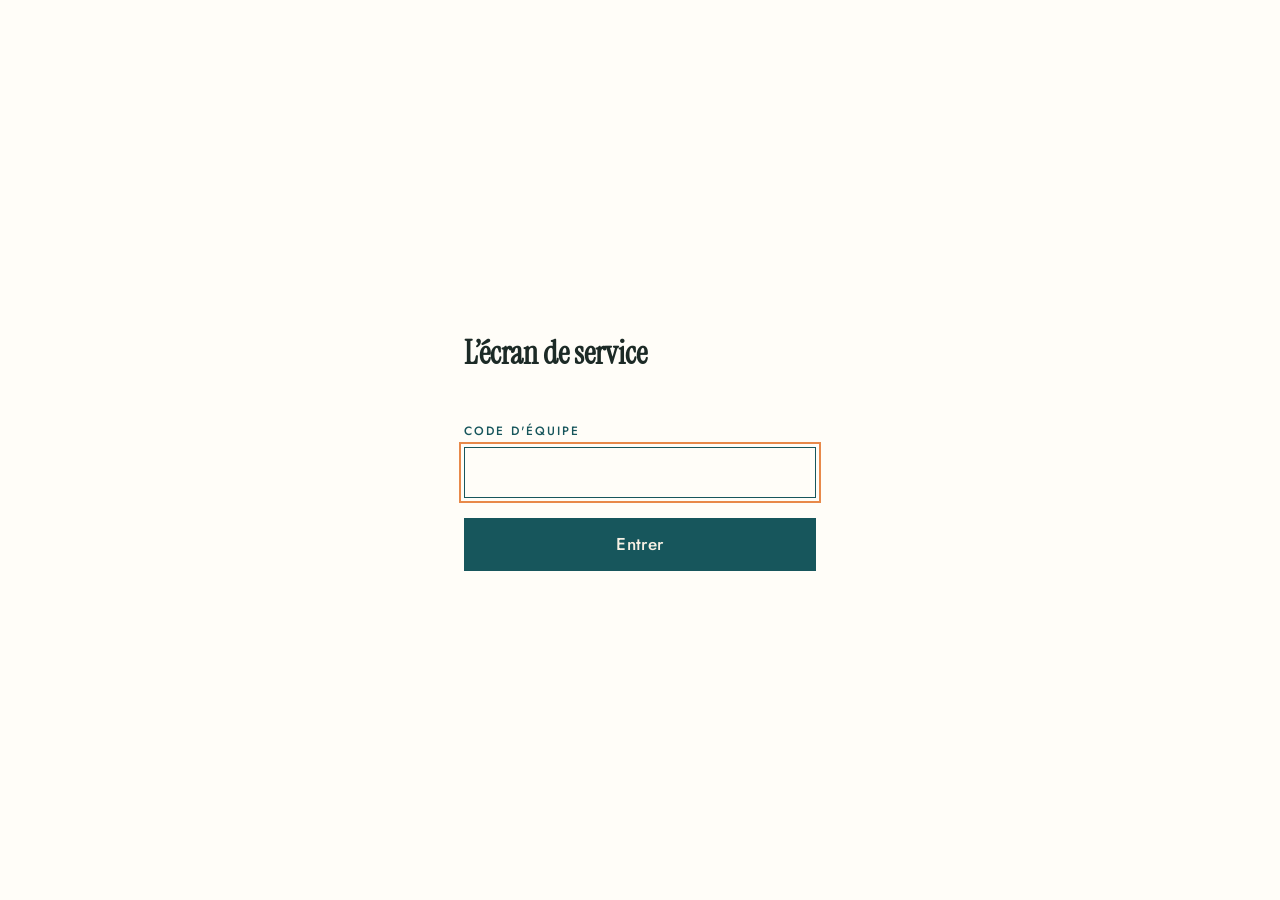
<file: site/cuisine.html>
<!DOCTYPE html>
<html lang="fr">
<head>
<meta charset="utf-8">
<meta name="viewport" content="width=device-width, initial-scale=1">
<title>Cuisine — La Paillote de Maël</title>
<meta name="robots" content="noindex">
<link rel="icon" href="assets/badge.svg" type="image/svg+xml">
<link rel="icon" type="image/png" sizes="32x32" href="assets/favicon-32.png">
<link rel="apple-touch-icon" href="assets/apple-touch-icon.png">
<link rel="stylesheet" href="css/site.css">
<link rel="stylesheet" href="css/caisse.css">
<script src="js/badge.js" defer></script>
<script type="module" src="js/cuisine.js"></script>
</head>
<body>

<header class="entete">
  <div class="contenu entete__barre">
    <a class="marque" href="cuisine.html">
      <span class="cadre-badge marque__badge"><svg class="badge" viewBox="0 0 200 200" aria-hidden="true"><use href="#badge" width="200" height="200"/></svg></span>
      <span class="marque__nom">La Paillote<br><span class="italique">— cuisine</span></span>
    </a>
  </div>
</header>

<main class="contenu">

  <!-- Le service. Pas de compte : l'écran est ouvert à qui a le lien. -->
  <section id="service">
    <div class="service__barre">
      <h1 class="titre-section" style="font-size: 1.6rem;">En cours</h1>
      <button type="button" class="service__bouton" id="bouton-son"
              aria-pressed="false">🔕 Sonnerie coupée</button>
      <button type="button" class="service__bouton" id="bouton-service">Service…</button>
      <p class="service__etat" id="service-etat">—</p>
    </div>

    <p class="message" id="service-vide" hidden>
      Rien à préparer pour l'instant. Les nouvelles commandes apparaissent
      toutes seules — et sonnent si la sonnerie est ouverte.
    </p>

    <div class="tickets" id="tickets-actifs"></div>

    <details class="historique">
      <summary>Servies &amp; annulées aujourd'hui (<span id="historique-compte">0</span>)</summary>
      <div class="tickets" id="tickets-finis"></div>
    </details>

    <!-- Les ruptures du jour : décocher retire l'article de la carte
         publique, sans rien supprimer. -->
    <details class="historique" id="ruptures">
      <summary>La carte du jour — signaler une rupture</summary>
      <p class="message" id="ruptures-etat">Ouvrez pour charger la carte.</p>
      <div id="ruptures-corps"></div>
    </details>

    <!-- Les services précédents. L'écran repart à zéro chaque jour à 1 h du
         matin ; rien n'est effacé, tout se retrouve ici. -->
    <details class="historique" id="passees">
      <summary>Mes commandes passées</summary>
      <p class="message" id="passees-etat">Ouvrez pour charger les services précédents.</p>
      <div id="passees-corps"></div>
    </details>
  </section>

</main>

</body>
</html>
</file>
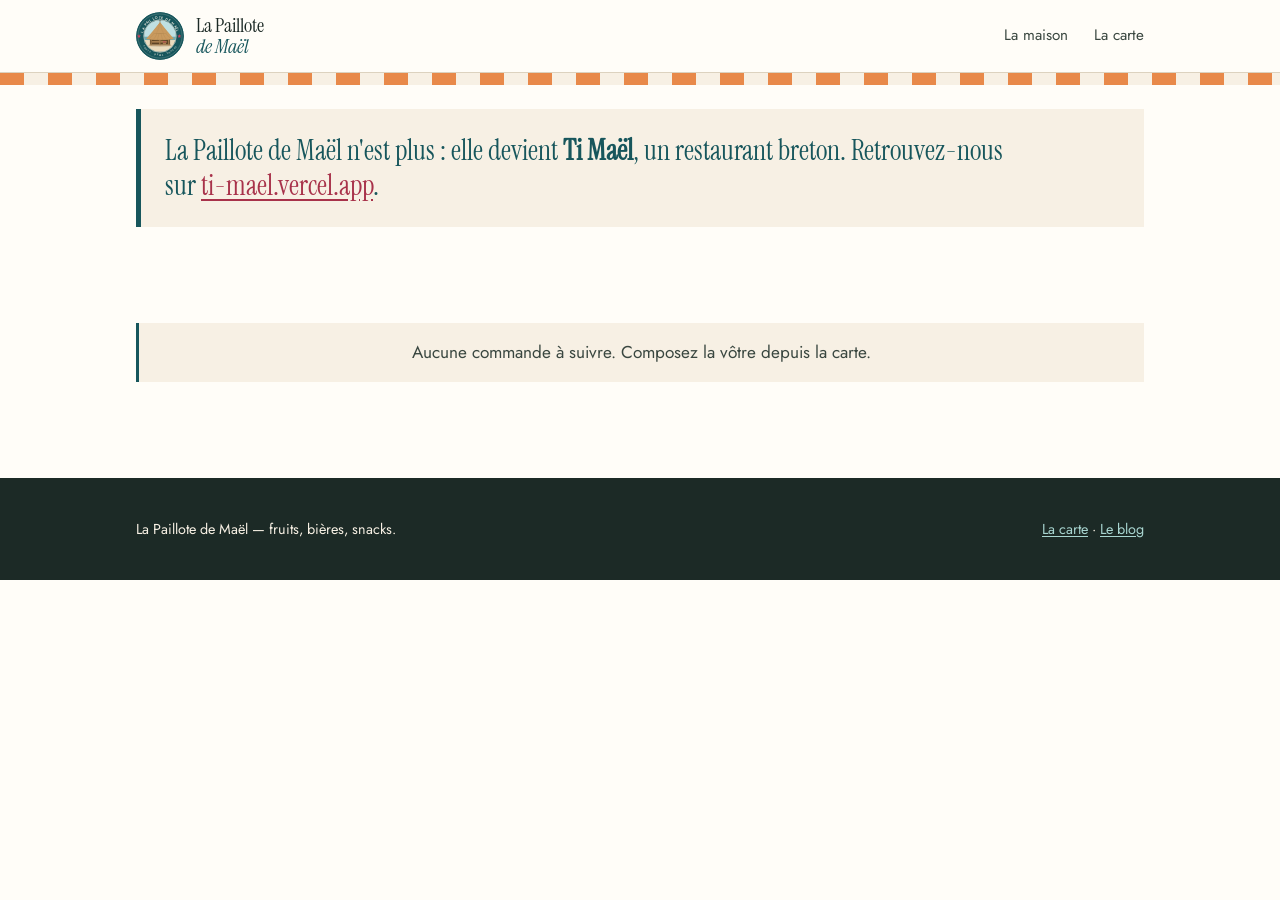
<file: site/suivi.html>
<!DOCTYPE html>
<html lang="fr">
<head>
<meta charset="utf-8">
<meta name="viewport" content="width=device-width, initial-scale=1">
<title>Votre commande — La Paillote de Maël</title>
<meta name="robots" content="noindex">
<link rel="icon" href="assets/badge.svg" type="image/svg+xml">
<link rel="icon" type="image/png" sizes="32x32" href="assets/favicon-32.png">
<link rel="apple-touch-icon" href="assets/apple-touch-icon.png">
<link rel="stylesheet" href="css/site.css">
<script src="js/badge.js" defer></script>
<script type="module" src="js/suivi.js"></script>
</head>
<body>

<header class="entete">
  <div class="contenu entete__barre">
    <a class="marque" href="index.html">
      <span class="cadre-badge marque__badge"><svg class="badge" viewBox="0 0 200 200" aria-hidden="true"><use href="#badge" width="200" height="200"/></svg></span>
      <span class="marque__nom">La Paillote<br><span class="italique">de Maël</span></span>
    </a>
    <nav class="nav" aria-label="Principale">
      <a href="index.html">La maison</a>
      <a href="carte.html">La carte</a>
      <a class="nav--commandes" id="nav-commandes" href="suivi.html" aria-current="page" hidden>Vos commandes en cours</a>
    </nav>
  </div>
</header>

<main>
  <div class="rayures"></div>

  <!-- La paillote a laissé place à Ti Maël : on le dit avant tout le reste,
       pour qu'aucun client n'arrive au bord du bassin pour rien. -->
  <div class="contenu">
    <p class="bandeau bandeau--saison bandeau--ti-mael">
      La Paillote de Maël n'est plus : elle devient <strong>Ti Maël</strong>,
      un restaurant breton. Retrouvez-nous sur
      <a href="https://ti-mael.vercel.app">ti-mael.vercel.app</a>.
    </p>
  </div>

  <div class="contenu suivi">
    <p class="message" id="suivi-etat">Chargement…</p>

    <div id="suivi-corps" hidden>
      <p class="surtitre">Commande</p>
      <p class="suivi__numero" id="suivi-numero">—</p>

      <p style="margin-top: 1rem; color: var(--texte);">
        <span id="suivi-mode"></span> · <span id="suivi-total"></span>
      </p>
      <p style="margin-top: 0.5rem; color: var(--gris);" id="suivi-paiement"></p>
      <p class="suivi__heure-voulue" id="suivi-heure-voulue" hidden></p>

      <ul class="suivi__etapes" id="suivi-etapes"></ul>

      <!-- Prévenir quand c'est prêt : le navigateur exige un geste avant
           de laisser sonner, ce bouton en tient lieu. -->
      <p style="margin-top: 1rem;">
        <button type="button" class="bouton-discret" id="alerte-prete"
                aria-pressed="false">🔔 Me prévenir quand c'est prêt</button>
      </p>

      <p class="message message--erreur" id="suivi-annulee" hidden
         style="margin-top: 2.5rem; text-align: left;">
        Cette commande a été annulée. Voyez avec nous au comptoir.
      </p>

      <!-- Fidélité : points, avoirs, et la roue quand le seuil est atteint.
           Rempli par js/suivi.js si un téléphone est connu sur cet appareil. -->
      <div class="fidelite" id="fidelite" hidden>
        <p class="surtitre">Vos points</p>
        <p class="fidelite__points"><span id="fidelite-points">0</span> points</p>
        <p class="champ__aide" id="fidelite-numero"></p>
        <p class="champ__aide" id="fidelite-detail"></p>
        <ul class="fidelite__avoirs" id="fidelite-avoirs"></ul>
        <button type="button" class="bouton" id="fidelite-roue" hidden>
          🎡 Tourner la roue !
        </button>
      </div>

      <!-- L'avis : proposé une fois la commande servie, un seul par commande.
           Géré par js/suivi.js. -->
      <div class="avis-bloc" id="avis-bloc" hidden>
        <p class="surtitre">Votre avis</p>
        <form id="avis-formulaire" class="formulaire" style="gap: 0.9rem;">
          <p class="champ__aide">C'était comment ? Dites-le en une étoile ou cinq.</p>
          <div class="avis-etoiles" id="avis-etoiles" role="radiogroup" aria-label="Votre note">
            <button type="button" data-note="1" aria-label="1 étoile">★</button>
            <button type="button" data-note="2" aria-label="2 étoiles">★</button>
            <button type="button" data-note="3" aria-label="3 étoiles">★</button>
            <button type="button" data-note="4" aria-label="4 étoiles">★</button>
            <button type="button" data-note="5" aria-label="5 étoiles">★</button>
          </div>
          <div class="champ">
            <label class="champ__label" for="avis-commentaire">Un mot (facultatif)</label>
            <textarea id="avis-commentaire" maxlength="300"
                      placeholder="Les frites, franchement…"></textarea>
          </div>
          <p class="message message--erreur" id="avis-erreur" hidden></p>
          <div>
            <button type="submit" class="bouton" id="avis-envoyer" disabled>Envoyer l'avis</button>
          </div>
        </form>
        <p class="message message--succes" id="avis-merci" hidden>
          Merci ! Votre avis est en ligne — <a href="avis.html">le lire avec les autres</a>.
        </p>
      </div>

      <!-- La facture : remplie par js/suivi.js dès que la commande est lue. -->
      <div class="facture-choix" id="facture-choix" hidden>
        <p class="surtitre">Votre facture</p>
        <div class="facture-choix__boutons">
          <button type="button" class="bouton bouton--creux" id="facture-imprimer">
            Imprimer
          </button>
          <button type="button" class="bouton bouton--creux" id="facture-email">
            Recevoir par e-mail
          </button>
        </div>
        <p class="champ__aide" style="margin-top: 0.75rem;">
          « Recevoir par e-mail » ouvre votre messagerie avec la facture déjà
          écrite — envoyez-la à l'adresse de votre choix.
        </p>
      </div>

      <p style="margin-top: 3rem;">
        <a class="bouton bouton--creux" href="carte.html">Commander autre chose</a>
      </p>

      <p class="champ__aide" style="margin-top: 2rem;">
        Cette page se met à jour toute seule. Gardez-la ouverte.
      </p>
    </div>

    <!-- Rempli par js/suivi.js si d'autres commandes de cet appareil sont en cours. -->
    <nav class="suivi__autres" id="suivi-autres" hidden
         aria-label="Vos autres commandes en cours">
      <p class="suivi__autres-titre">Vos autres commandes en cours</p>
      <ul class="suivi__autres-liste" id="suivi-autres-liste"></ul>
    </nav>
  </div>
</main>

<!-- La roue : dessinée par js/suivi.js, un segment par lot. Le gagnant est
     tiré par la base — la roue ne fait qu'atterrir dessus. -->
<dialog class="dialogue" id="dialogue-roue" aria-labelledby="roue-titre">
  <div class="dialogue__corps" style="align-items: center; text-align: center;">
    <h2 class="dialogue__titre" id="roue-titre">La roue de la paillote</h2>
    <div class="roue">
      <div class="roue__fleche" aria-hidden="true"></div>
      <svg class="roue__disque" id="roue-disque" viewBox="0 0 200 200" aria-hidden="true"></svg>
    </div>
    <p class="message" id="roue-resultat" hidden></p>
    <div class="formulaire__actions">
      <button type="button" class="bouton bouton--creux" data-fermer>Fermer</button>
      <button type="button" class="bouton" id="roue-lancer">Lancer</button>
    </div>
  </div>
</dialog>

<!-- Le gabarit imprimable : invisible à l'écran, seul visible à l'impression.
     Rempli par js/suivi.js au moment d'imprimer. -->
<div class="facture" id="facture" aria-hidden="true"></div>

<footer class="pied">
  <div class="contenu pied__barre">
    <p>La Paillote de Maël — fruits, bières, snacks.</p>
    <p><a href="carte.html">La carte</a> · <a href="https://paillotedemael.blogspot.com/" rel="noopener">Le blog</a></p>
  </div>
</footer>

</body>
</html>
</file>
<file: charte/fonts.css>
/* --------------------------------------------------------------------------
   Polices de la charte, auto-hébergées : le document s'imprime à l'identique
   hors ligne, sans dépendance à un CDN.
   Instrument Serif et Jost sont sous SIL Open Font License 1.1
   (voir assets/fonts/OFL.txt). Jost est fourni en fonte variable :
   une seule ressource couvre les graisses 100 à 900.

   Les fontes sont encodées en data: URI pour que index.html s'affiche
   correctement par simple double-clic (file://), sans serveur ni réseau.
   Les .woff2 d'origine restent dans assets/fonts/ pour les autres supports.
   -------------------------------------------------------------------------- */

/* Instrument Serif italic — latin-ext */
@font-face {
  font-family: 'Instrument Serif';
  font-style: italic;
  font-weight: 400;
  font-display: swap;
  src: url('[data-uri]') format('woff2');
  unicode-range: U+0100-02BA, U+02BD-02C5, U+02C7-02CC, U+02CE-02D7, U+02DD-02FF, U+0304, U+0308, U+0329, U+1D00-1DBF, U+1E00-1E9F, U+1EF2-1EFF, U+2020, U+20A0-20AB, U+20AD-20C0, U+2113, U+2C60-2C7F, U+A720-A7FF;
}

/* Instrument Serif italic — latin */
@font-face {
  font-family: 'Instrument Serif';
  font-style: italic;
  font-weight: 400;
  font-display: swap;
  src: url('[data-uri]') format('woff2');
  unicode-range: U+0000-00FF, U+0131, U+0152-0153, U+02BB-02BC, U+02C6, U+02DA, U+02DC, U+0304, U+0308, U+0329, U+2000-206F, U+20AC, U+2122, U+2191, U+2193, U+2212, U+2215, U+FEFF, U+FFFD;
}

/* Instrument Serif — latin-ext */
@font-face {
  font-family: 'Instrument Serif';
  font-style: normal;
  font-weight: 400;
  font-display: swap;
  src: url('[data-uri]') format('woff2');
  unicode-range: U+0100-02BA, U+02BD-02C5, U+02C7-02CC, U+02CE-02D7, U+02DD-02FF, U+0304, U+0308, U+0329, U+1D00-1DBF, U+1E00-1E9F, U+1EF2-1EFF, U+2020, U+20A0-20AB, U+20AD-20C0, U+2113, U+2C60-2C7F, U+A720-A7FF;
}

/* Instrument Serif — latin */
@font-face {
  font-family: 'Instrument Serif';
  font-style: normal;
  font-weight: 400;
  font-display: swap;
  src: url('[data-uri]') format('woff2');
  unicode-range: U+0000-00FF, U+0131, U+0152-0153, U+02BB-02BC, U+02C6, U+02DA, U+02DC, U+0304, U+0308, U+0329, U+2000-206F, U+20AC, U+2122, U+2191, U+2193, U+2212, U+2215, U+FEFF, U+FFFD;
}

/* Jost — latin-ext */
@font-face {
  font-family: 'Jost';
  font-style: normal;
  font-weight: 100 900;
  font-display: swap;
  src: url('[data-uri]') format('woff2');
  unicode-range: U+0100-02BA, U+02BD-02C5, U+02C7-02CC, U+02CE-02D7, U+02DD-02FF, U+0304, U+0308, U+0329, U+1D00-1DBF, U+1E00-1E9F, U+1EF2-1EFF, U+2020, U+20A0-20AB, U+20AD-20C0, U+2113, U+2C60-2C7F, U+A720-A7FF;
}

/* Jost — latin */
@font-face {
  font-family: 'Jost';
  font-style: normal;
  font-weight: 100 900;
  font-display: swap;
  src: url('[data-uri]') format('woff2');
  unicode-range: U+0000-00FF, U+0131, U+0152-0153, U+02BB-02BC, U+02C6, U+02DA, U+02DC, U+0304, U+0308, U+0329, U+2000-206F, U+20AC, U+2122, U+2191, U+2193, U+2212, U+2215, U+FEFF, U+FFFD;
}
</file>
<file: charte/styles.css>
/* ==========================================================================
   La Paillote de Maël — Charte de marque
   Document A4 portrait, 7 pages, pagination explicite.
   Toutes les mesures sont en unités absolues (mm / pt) : l'écran et
   l'impression rendent donc exactement la même page.
   ========================================================================== */

/* --------------------------------------------------------------------------
   1. Jetons de la charte
   -------------------------------------------------------------------------- */

:root {
  /* Palette principale */
  --bassin: #17565c;
  --abricot: #e8894a;
  --creme: #f7f0e4;

  /* Accents */
  --pasteque: #c8425a;
  --eau-claire: #a8d5d0;
  --olive: #7c8f4e;
  --encre: #1c2a26;

  /* Déclinaisons de lisibilité (surtitres sur crème, texte courant, filets) */
  --abricot-texte: #b4652f;
  --pasteque-texte: #a8324a;
  --papier: #fffdf8;
  --texte: #3a4740;
  --gris: #6e7c74;
  --gris-barre: #8a9490;
  --gris-bassin: #8fa39c;
  --filet: #dcd2bf;
  --pointille: #c8bfa9;

  /* Typographie */
  --serif: "Instrument Serif", Georgia, "Times New Roman", serif;
  --sans: "Jost", "Helvetica Neue", Arial, sans-serif;

  /* Géométrie de la page */
  --page-l: 210mm;
  --page-h: 297mm;
  --marge: 20mm;
}

/* --------------------------------------------------------------------------
   2. Plan de travail (écran) — le document repose sur un bureau neutre,
   une carte par page. À l'impression cette mise en scène disparaît.
   -------------------------------------------------------------------------- */

* {
  box-sizing: border-box;
}

/* Le rythme vertical est porté par les `gap` des grilles et des colonnes
   flex, jamais par les marges par défaut du navigateur : on les remet à
   zéro et chaque écart est déclaré explicitement. */
h1,
h2,
h3,
h4,
p,
ul,
ol,
figure {
  margin: 0;
}

body {
  margin: 0;
  padding: 48px 24px;
  background: #f5f5f4;
  font-family: var(--sans);
  color: var(--encre);
  /* La feuille ne se réduit jamais : sur une fenêtre étroite on défile. */
  min-width: max-content;
}

a {
  color: var(--bassin);
  text-decoration: underline;
  text-underline-offset: 2px;
}

a:hover {
  color: var(--abricot);
}

.page {
  position: relative;
  width: var(--page-l);
  height: var(--page-h);
  margin: 0 auto;
  overflow: hidden;
  display: flex;
  flex-direction: column;
  background: var(--papier);
  color: var(--encre);
  border-radius: 7px;
  box-shadow: 0 2px 10px rgb(0 0 0 / 0.25);
  print-color-adjust: exact;
  -webkit-print-color-adjust: exact;
}

.page + .page {
  margin-top: 1rem;
}

/* Pages courantes : marge de 20 mm et rythme vertical propre à la page.
   La couverture est à fond perdu et gère ses propres marges. */
.page--interieure {
  padding: var(--marge);
  gap: var(--rythme, 9mm);
}

@media print {
  @page {
    size: 210mm 297mm;
    margin: 0;
  }

  html,
  body {
    margin: 0;
    padding: 0;
    background: none;
    min-width: 0;
  }

  .page {
    margin: 0;
    border-radius: 0;
    box-shadow: none;
  }

  .page + .page {
    margin-top: 0;
    break-before: page;
  }

  * {
    print-color-adjust: exact;
    -webkit-print-color-adjust: exact;
  }
}

/* --------------------------------------------------------------------------
   3. Éléments partagés
   -------------------------------------------------------------------------- */

/* Surtitre : Jost Medium, 10,5 pt, interlettrage 0,16 em, capitales. */
.surtitre {
  font-size: 10.5pt;
  font-weight: 500;
  letter-spacing: 0.16em;
  text-transform: uppercase;
  color: var(--bassin);
}

.surtitre--gris {
  color: var(--gris);
}

.surtitre--alerte {
  color: var(--pasteque-texte);
}

.surtitre--abricot {
  color: var(--abricot-texte);
}

.surtitre--clair {
  color: var(--eau-claire);
}

.entete {
  display: flex;
  align-items: baseline;
  gap: 6mm;
  padding-bottom: 5mm;
  border-bottom: 1px solid var(--filet);
}

.entete__numero {
  font-family: var(--serif);
  font-size: 22pt;
  color: var(--abricot);
}

.entete__titre {
  margin: 0;
  font-family: var(--serif);
  font-weight: 400;
  font-size: 26pt;
}

.pied {
  margin-top: auto;
  font-size: 10.5pt;
  letter-spacing: 0.1em;
  color: var(--gris);
}

.italique {
  font-style: italic;
  color: var(--bassin);
}

/* Bloc posé sur un fond crème — la carte de base du document. */
.carte {
  padding: 7mm;
  background: var(--creme);
}

.carte--large {
  padding: 8mm;
}

.carte--bassin {
  background: var(--bassin);
  color: var(--creme);
}

.carte__titre {
  margin-bottom: 3mm;
  font-size: 11pt;
  font-weight: 500;
  color: var(--bassin);
}

.carte--bassin .carte__titre {
  color: var(--eau-claire);
}

.carte__texte {
  margin: 0;
  font-size: 11pt;
  line-height: 1.55;
  color: var(--texte);
}

.carte--bassin .carte__texte {
  color: inherit;
}

/* Listes « à éviter » */
.liste-eviter {
  margin: 0;
  padding-left: 5mm;
  font-size: 11.5pt;
  line-height: 1.6;
  color: var(--texte);
}

/* Grilles de mise en page */
.duo {
  display: grid;
  grid-template-columns: 1fr 1fr;
  gap: 7mm;
}

.trio {
  display: grid;
  grid-template-columns: repeat(3, 1fr);
  gap: 6mm;
}

.quatuor {
  display: grid;
  grid-template-columns: repeat(4, 1fr);
  gap: 6mm;
}

/* --------------------------------------------------------------------------
   4. Badge
   Le badge est un <symbol> unique instancié par <use> : chaque instance
   ne porte que sa taille et, le cas échéant, sa variante de couleur.
   -------------------------------------------------------------------------- */

.badge-source {
  position: absolute;
  width: 0;
  height: 0;
  overflow: hidden;
}

.badge {
  display: block;
  width: 100%;
  height: 100%;

  --badge-anneau: var(--bassin);
  --badge-lettrage: var(--creme);
  --badge-etoile: var(--pasteque);
  --badge-ciel: #bfe0e2;
  --badge-eau: #6faeb4;
  --badge-sable: #ebdcbe;
  --badge-toit: #c99a5e;
  --badge-poteau: #a87f4e;
  --badge-ombre: #5e4526;
  --badge-fruit: var(--pasteque);
}

/* Monochrome, à poser sur un aplat Bleu Bassin. */
.badge--mono {
  --badge-anneau: var(--creme);
  --badge-lettrage: var(--bassin);
  --badge-etoile: var(--bassin);
  --badge-ciel: var(--creme);
  --badge-eau: var(--creme);
  --badge-sable: var(--creme);
  --badge-toit: var(--bassin);
  --badge-poteau: var(--bassin);
  --badge-ombre: var(--creme);
  --badge-fruit: var(--bassin);
}

/* Cadres de taille — le badge remplit toujours son cadre. */
.cadre-badge {
  flex: none;
}

.cadre-badge--50 { width: 50mm; height: 50mm; }
.cadre-badge--32 { width: 32mm; height: 32mm; }
.cadre-badge--26 { width: 26mm; height: 26mm; }
.cadre-badge--24 { width: 24mm; height: 24mm; }
.cadre-badge--20 { width: 20mm; height: 20mm; }

/* --------------------------------------------------------------------------
   5. Page 01 — Couverture
   -------------------------------------------------------------------------- */

.couverture {
  background: var(--creme);
}

/* Rayures parasol, cadence 14 mm sur un cycle de 56 mm. */
.couverture__bandeau {
  height: 14mm;
  background: repeating-linear-gradient(
    90deg,
    var(--abricot) 0 14mm,
    var(--creme) 14mm 28mm,
    var(--bassin) 28mm 42mm,
    var(--creme) 42mm 56mm
  );
}

.couverture__corps {
  flex: 1;
  display: flex;
  flex-direction: column;
  justify-content: center;
  padding: 0 var(--marge);
}

.couverture__mention {
  font-size: 10.5pt;
  font-weight: 500;
  letter-spacing: 0.22em;
  text-transform: uppercase;
  color: var(--bassin);
}

.couverture__titre {
  margin: 6mm 0 0;
  font-family: var(--serif);
  font-weight: 400;
  font-size: 58pt;
  line-height: 0.95;
  letter-spacing: -0.01em;
  text-wrap: balance;
}

.couverture__filet {
  width: 34mm;
  height: 2px;
  margin: 8mm 0;
  background: var(--abricot);
}

.couverture__accroche {
  max-width: 108mm;
  margin: 0;
  font-size: 12.5pt;
  line-height: 1.55;
  color: var(--texte);
  text-wrap: pretty;
}

.couverture__pied {
  display: flex;
  align-items: flex-end;
  justify-content: space-between;
  padding: 0 var(--marge) 18mm;
}

.couverture__edition {
  font-size: 10.5pt;
  letter-spacing: 0.14em;
  text-transform: uppercase;
  color: var(--gris);
}

/* --------------------------------------------------------------------------
   6. Page 02 — La marque
   -------------------------------------------------------------------------- */

.marque {
  --rythme: 10mm;
}

.chapo {
  max-width: 140mm;
  margin: 0;
  font-family: var(--serif);
  font-size: 20pt;
  line-height: 1.35;
  color: var(--bassin);
  text-wrap: pretty;
}

.principe {
  padding: 7mm;
  background: var(--creme);
  border-top: 3px solid var(--bassin);
}

.principe--abricot { border-top-color: var(--abricot); }
.principe--pasteque { border-top-color: var(--pasteque); }

.principe__texte {
  margin: 4mm 0 0;
  font-size: 11.5pt;
  line-height: 1.5;
  color: var(--texte);
}

.voix__grille {
  display: grid;
  grid-template-columns: 1fr 1fr;
  gap: 8mm;
}

.voix__colonne {
  display: flex;
  flex-direction: column;
  gap: 3mm;
}

.voix__titre {
  font-size: 11pt;
  font-weight: 500;
  color: var(--bassin);
}

.voix__titre--evite {
  color: var(--pasteque-texte);
}

.voix__ligne {
  font-size: 12pt;
  line-height: 1.5;
  color: var(--texte);
}

.voix__ligne--barree {
  color: var(--gris-barre);
  text-decoration: line-through;
}

/* --------------------------------------------------------------------------
   7. Page 03 — Logo & déclinaisons
   -------------------------------------------------------------------------- */

.logo__grille {
  display: grid;
  grid-template-columns: 1.05fr 1fr;
  gap: 7mm;
  align-items: stretch;
}

.logo__principal {
  display: flex;
  flex-direction: column;
  gap: 5mm;
  padding: 8mm;
  background: var(--creme);
}

.logo__scene {
  flex: 1;
  min-height: 50mm;
  display: flex;
  align-items: center;
  justify-content: center;
}

.logo__legende {
  margin: 0;
  font-size: 11pt;
  line-height: 1.5;
  color: var(--texte);
}

.logo__variantes {
  display: flex;
  flex-direction: column;
  gap: 7mm;
}

.logo__variante {
  display: flex;
  flex-direction: column;
  gap: 4mm;
  padding: 8mm;
  background: var(--creme);
}

.logo__variante--bassin {
  background: var(--bassin);
}

.logo__variante--signature {
  flex: 1;
}

.logo__centre {
  display: flex;
  justify-content: center;
}

.signature {
  display: flex;
  align-items: center;
  gap: 5mm;
}

.signature__nom {
  font-family: var(--serif);
  font-size: 17pt;
  line-height: 1.05;
  color: var(--encre);
}

.protection {
  display: flex;
  align-items: center;
  gap: 6mm;
  padding: 8mm;
  border: 1px dashed var(--pointille);
}

.protection__texte {
  font-size: 11pt;
  line-height: 1.5;
  color: var(--texte);
}

.protection__texte strong {
  font-weight: 500;
}

/* --------------------------------------------------------------------------
   8. Page 04 — Palette
   -------------------------------------------------------------------------- */

.nuance__aplat {
  height: 42mm;
}

.nuance__nom {
  padding-top: 4mm;
  font-size: 12pt;
  font-weight: 500;
}

.nuance__detail {
  font-size: 11pt;
  line-height: 1.5;
  color: var(--gris);
}

.nuance--petite .nuance__aplat {
  height: 24mm;
}

.nuance--petite .nuance__nom {
  padding-top: 3mm;
  font-size: 11.5pt;
}

.nuance--petite .nuance__detail {
  font-size: 10.5pt;
}

/* Répartition 60 / 22 / 10 / 8 */
.repartition__barre {
  display: flex;
  height: 10mm;
  overflow: hidden;
}

.repartition__legende {
  display: flex;
  gap: 6mm;
  padding-top: 3mm;
  font-size: 10.5pt;
  color: var(--gris);
}

/* --------------------------------------------------------------------------
   9. Page 05 — Typographies
   -------------------------------------------------------------------------- */

.typo {
  --rythme: 8mm;
}

.specimens {
  display: grid;
  grid-template-columns: 1fr;
  gap: 7mm;
}

.specimen__entete {
  display: flex;
  align-items: baseline;
  justify-content: space-between;
}

.specimen__graisses {
  font-size: 10.5pt;
  color: var(--gris);
}

.specimen__titrage {
  margin-top: 5mm;
  font-family: var(--serif);
  font-size: 42pt;
  line-height: 1.05;
}

.specimen__glyphes {
  margin-top: 5mm;
  font-family: var(--serif);
  font-size: 15pt;
  letter-spacing: 0.02em;
  color: var(--texte);
}

.specimen__courant {
  max-width: 150mm;
  margin: 5mm 0 0;
  font-size: 14pt;
  line-height: 1.5;
  color: var(--encre);
}

.specimen__glyphes--sans {
  margin-top: 4mm;
  font-family: var(--sans);
  font-size: 12pt;
}

.hierarchie {
  display: flex;
  flex-direction: column;
  gap: 3mm;
  font-size: 11pt;
  line-height: 1.5;
  color: var(--texte);
}

.hierarchie strong {
  font-weight: 500;
}

/* --------------------------------------------------------------------------
   10. Page 06 — Motifs & textures
   -------------------------------------------------------------------------- */

.motifs {
  --rythme: 8mm;
}

.motifs__grille {
  display: grid;
  grid-template-columns: 1fr 1fr;
  gap: 6mm;
}

.motif__echantillon {
  height: 38mm;
}

.motif__nom {
  padding-top: 3mm;
  font-size: 11.5pt;
  font-weight: 500;
}

.motif__usage {
  font-size: 10.5pt;
  line-height: 1.5;
  color: var(--gris);
}

/* Rayures parasol — bandes de 8 mm. */
.motif--rayures {
  background: repeating-linear-gradient(
    90deg,
    var(--abricot) 0 8mm,
    var(--creme) 8mm 16mm
  );
}

/* Carreaux de bassin — damier 12 mm. */
.motif--carreaux {
  background: repeating-conic-gradient(
      from 0deg at 50% 50%,
      var(--eau-claire) 0deg 90deg,
      var(--creme) 90deg 180deg
    )
    0 0 / 12mm 12mm;
}

/* Écailles — arcs en quinconce. */
.motif--ecailles {
  background:
    radial-gradient(circle at 50% 100%, var(--bassin) 0 4.6mm, transparent 4.8mm) 0 0 /
      10mm 10mm,
    radial-gradient(circle at 50% 100%, var(--bassin) 0 4.6mm, transparent 4.8mm) 5mm 5mm /
      10mm 10mm,
    var(--creme);
}

/* Pépins — pois sur Pastèque. */
.motif--pepins {
  background:
    radial-gradient(circle, var(--encre) 0 1.1mm, transparent 1.3mm) 0 0 / 9mm 9mm,
    var(--pasteque);
}

/* --------------------------------------------------------------------------
   11. Page 07 — Applications
   -------------------------------------------------------------------------- */

.applications {
  --rythme: 8mm;
}

.ardoise {
  display: flex;
  flex-direction: column;
  gap: 4mm;
  padding: 8mm;
  background: var(--encre);
  color: var(--creme);
}

.ardoise__titre {
  font-family: var(--serif);
  font-size: 22pt;
  line-height: 1.1;
}

.ardoise__carte {
  display: flex;
  flex-direction: column;
  gap: 2.5mm;
  font-size: 12pt;
}

.ardoise__ligne {
  display: flex;
  justify-content: space-between;
}

.ardoise__prix {
  color: var(--abricot);
}

.ardoise__note {
  margin-top: auto;
  font-size: 10.5pt;
  color: var(--gris-bassin);
}

.supports {
  display: flex;
  flex-direction: column;
  gap: 7mm;
}

.support-instagram {
  display: flex;
  align-items: center;
  gap: 5mm;
}

.support-instagram__texte {
  margin: 3mm 0 0;
  font-size: 11pt;
  line-height: 1.5;
  color: var(--texte);
}

/* Emplacement photo : à remplacer par un <img> une fois le visuel choisi. */
.emplacement-photo {
  width: 34mm;
  height: 34mm;
  flex: none;
  display: flex;
  flex-direction: column;
  align-items: center;
  justify-content: center;
  gap: 2mm;
  padding: 3mm;
  border: 1.5px dashed var(--pointille);
  border-radius: 4px;
  background: rgb(28 42 38 / 0.03);
  color: var(--gris);
  text-align: center;
}

.emplacement-photo svg {
  opacity: 0.55;
}

.emplacement-photo figcaption {
  font-size: 9.5pt;
  line-height: 1.3;
}

.support-flyer {
  flex: 1;
  display: flex;
  flex-direction: column;
  gap: 3mm;
}

.support-flyer__bandeau {
  height: 6mm;
  background: repeating-linear-gradient(
    90deg,
    var(--abricot) 0 6mm,
    var(--creme) 6mm 12mm
  );
}

.support-flyer__titre {
  font-family: var(--serif);
  font-size: 20pt;
  line-height: 1.1;
}

.support-flyer__texte {
  margin: 0;
  font-size: 11pt;
  line-height: 1.5;
  color: var(--texte);
}

.synthese {
  display: flex;
  align-items: center;
  justify-content: space-between;
  gap: 6mm;
  padding: 8mm;
  background: var(--bassin);
  color: var(--creme);
}

.synthese__texte {
  max-width: 120mm;
  margin: 3mm 0 0;
  font-size: 12pt;
  line-height: 1.55;
}
</file>
<file: site/css/site.css>
/* ==========================================================================
   La Paillote de Maël — site public
   Le site reprend les jetons de la charte (voir charte/index.html) mais en
   unités relatives : il se lit d'abord sur un téléphone, au bord du bassin.
   ========================================================================== */

/* --- Polices ------------------------------------------------------------- */

@font-face {
  font-family: 'Instrument Serif';
  font-style: normal;
  font-weight: 400;
  font-display: swap;
  src: url('../../assets/fonts/instrument-serif-latin.woff2') format('woff2');
  unicode-range: U+0000-00FF, U+0131, U+0152-0153, U+02BB-02BC, U+02C6, U+02DA,
    U+02DC, U+0304, U+0308, U+0329, U+2000-206F, U+20AC, U+2122, U+2191, U+2193,
    U+2212, U+2215, U+FEFF, U+FFFD;
}

@font-face {
  font-family: 'Instrument Serif';
  font-style: italic;
  font-weight: 400;
  font-display: swap;
  src: url('../../assets/fonts/instrument-serif-italic-latin.woff2') format('woff2');
  unicode-range: U+0000-00FF, U+0131, U+0152-0153, U+02BB-02BC, U+02C6, U+02DA,
    U+02DC, U+0304, U+0308, U+0329, U+2000-206F, U+20AC, U+2122, U+2191, U+2193,
    U+2212, U+2215, U+FEFF, U+FFFD;
}

@font-face {
  font-family: 'Jost';
  font-style: normal;
  font-weight: 100 900;
  font-display: swap;
  src: url('../../assets/fonts/jost-latin.woff2') format('woff2');
  unicode-range: U+0000-00FF, U+0131, U+0152-0153, U+02BB-02BC, U+02C6, U+02DA,
    U+02DC, U+0304, U+0308, U+0329, U+2000-206F, U+20AC, U+2122, U+2191, U+2193,
    U+2212, U+2215, U+FEFF, U+FFFD;
}

/* --- Jetons -------------------------------------------------------------- */

:root {
  --bassin: #17565c;
  --abricot: #e8894a;
  --creme: #f7f0e4;
  --pasteque: #c8425a;
  --eau-claire: #a8d5d0;
  --olive: #7c8f4e;
  --encre: #1c2a26;

  --abricot-texte: #b4652f;
  --pasteque-texte: #a8324a;
  --papier: #fffdf8;
  --texte: #3a4740;
  --gris: #6e7c74;
  --filet: #dcd2bf;
  --pointille: #c8bfa9;

  --serif: 'Instrument Serif', Georgia, 'Times New Roman', serif;
  --sans: 'Jost', 'Helvetica Neue', Arial, sans-serif;

  /* La charte veut de l'air : 60 % de crème, le reste par petites touches. */
  --gouttiere: clamp(1.25rem, 4vw, 2.5rem);
  --largeur: 68rem;
  --rayon: 0;
}

* {
  box-sizing: border-box;
}

h1, h2, h3, h4, p, ul, ol, figure, blockquote {
  margin: 0;
}

ul {
  padding: 0;
  list-style: none;
}

html {
  -webkit-text-size-adjust: 100%;
}

body {
  margin: 0;
  background: var(--papier);
  color: var(--encre);
  font-family: var(--sans);
  font-size: clamp(1rem, 0.96rem + 0.2vw, 1.075rem);
  line-height: 1.55;
  text-wrap: pretty;
}

img, svg {
  max-width: 100%;
}

a {
  color: var(--bassin);
  text-underline-offset: 2px;
}

a:hover {
  color: var(--abricot);
}

:focus-visible {
  outline: 2px solid var(--abricot);
  outline-offset: 3px;
}

/* Le lien d'évitement ne se montre qu'au clavier. */
.saut {
  position: absolute;
  left: -9999px;
  top: 0;
  z-index: 100;
  padding: 0.75rem 1rem;
  background: var(--bassin);
  color: var(--creme);
}

.saut:focus {
  left: 0;
}

/* --- Éléments partagés --------------------------------------------------- */

.contenu {
  width: 100%;
  max-width: var(--largeur);
  margin-inline: auto;
  padding-inline: var(--gouttiere);
}

.surtitre {
  font-size: 0.75rem;
  font-weight: 500;
  letter-spacing: 0.16em;
  text-transform: uppercase;
  color: var(--bassin);
}

.titre-section {
  font-family: var(--serif);
  font-weight: 400;
  font-size: clamp(1.9rem, 1.4rem + 2.2vw, 2.9rem);
  line-height: 1.1;
  text-wrap: balance;
}

.italique {
  font-style: italic;
  color: var(--bassin);
}

/* Rayures parasol — bandes de 8 mm à l'échelle du web. */
.rayures {
  height: 0.75rem;
  background: repeating-linear-gradient(
    90deg,
    var(--abricot) 0 1.5rem,
    var(--creme) 1.5rem 3rem
  );
}

.bouton {
  display: inline-flex;
  align-items: center;
  justify-content: center;
  gap: 0.5rem;
  min-height: 3rem;
  padding: 0.75rem 1.5rem;
  border: 1px solid var(--bassin);
  border-radius: var(--rayon);
  background: var(--bassin);
  color: var(--creme);
  font: inherit;
  font-weight: 500;
  letter-spacing: 0.02em;
  text-decoration: none;
  cursor: pointer;
  transition: background 0.15s, border-color 0.15s, color 0.15s;
}

.bouton:hover:not(:disabled) {
  background: var(--abricot);
  border-color: var(--abricot);
  color: var(--encre);
}

.bouton:disabled {
  opacity: 0.45;
  cursor: not-allowed;
}

.bouton--creux {
  background: transparent;
  color: var(--bassin);
}

.bouton--creux:hover {
  background: var(--bassin);
  border-color: var(--bassin);
  color: var(--creme);
}

/* --- En-tête ------------------------------------------------------------- */

.entete {
  position: sticky;
  top: 0;
  z-index: 20;
  background: var(--papier);
  border-bottom: 1px solid var(--filet);
}

.entete__barre {
  display: flex;
  align-items: center;
  justify-content: space-between;
  gap: 1rem;
  min-height: 4.5rem;
}

.marque {
  display: flex;
  align-items: center;
  gap: 0.75rem;
  text-decoration: none;
  color: inherit;
}

.marque__badge {
  width: 3rem;
}

.marque__nom {
  font-family: var(--serif);
  font-size: 1.25rem;
  line-height: 1.05;
}

.nav {
  display: flex;
  align-items: center;
  gap: clamp(0.75rem, 2vw, 1.75rem);
}

.nav a {
  color: var(--texte);
  font-size: 0.95rem;
  text-decoration: none;
}

.nav a:hover,
.nav a[aria-current='page'] {
  color: var(--bassin);
}

.nav a[aria-current='page'] {
  font-weight: 500;
  box-shadow: inset 0 -2px 0 var(--abricot);
}

/* « Vos commandes en cours » : l'onglet n'existe que si l'appareil a une
   commande fraîche — js/commandes.js retire alors l'attribut hidden. */
.nav--commandes {
  color: var(--abricot-texte);
  font-weight: 500;
  white-space: nowrap;
}

@media (max-width: 34rem) {
  .nav--secondaire {
    display: none;
  }

  /* Sur téléphone, l'onglet des commandes passe à la ligne plutôt que de
     pousser l'en-tête hors de l'écran. */
  .nav {
    flex-wrap: wrap;
    justify-content: flex-end;
    row-gap: 0.25rem;
  }
}

/* --- Bandeau d'accueil --------------------------------------------------- */

.accroche {
  background: var(--creme);
}

.accroche__corps {
  padding-block: clamp(3rem, 9vw, 6.5rem);
  display: grid;
  gap: clamp(1.75rem, 5vw, 3rem);
  grid-template-columns: minmax(0, 1fr);
  align-items: center;
}

@media (min-width: 52rem) {
  .accroche__corps {
    grid-template-columns: minmax(0, 1.15fr) minmax(0, 0.85fr);
  }
}

.accroche__titre {
  font-family: var(--serif);
  font-weight: 400;
  font-size: clamp(3rem, 1.6rem + 6.5vw, 5.5rem);
  line-height: 0.95;
  letter-spacing: -0.01em;
  margin-block: 0.75rem 0;
  text-wrap: balance;
}

.accroche__filet {
  width: 5.5rem;
  height: 2px;
  margin-block: 1.75rem;
  background: var(--abricot);
}

.accroche__texte {
  max-width: 34ch;
  font-size: clamp(1.05rem, 1rem + 0.35vw, 1.2rem);
  color: var(--texte);
}

.accroche__actions {
  display: flex;
  flex-wrap: wrap;
  gap: 0.75rem;
  margin-top: 2rem;
}

.accroche__badge {
  justify-self: center;
  width: min(20rem, 62vw);
}

/* --- Sections ------------------------------------------------------------ */

.section {
  padding-block: clamp(3rem, 8vw, 5.5rem);
}

.section--creme {
  background: var(--creme);
}

.section--bassin {
  background: var(--bassin);
  color: var(--creme);
}

.section--bassin .surtitre {
  color: var(--eau-claire);
}

.section--bassin a {
  color: var(--eau-claire);
}

.section__intro {
  max-width: 44ch;
  margin-top: 1rem;
  color: var(--texte);
}

.section--bassin .section__intro {
  color: inherit;
}

.chapo {
  max-width: 26ch;
  font-family: var(--serif);
  font-size: clamp(1.5rem, 1.1rem + 1.7vw, 2.1rem);
  line-height: 1.3;
  color: var(--bassin);
}

/* Les trois principes de la charte. */
.principes {
  display: grid;
  gap: 1.5rem;
  margin-top: 2.5rem;
  grid-template-columns: repeat(auto-fit, minmax(15rem, 1fr));
}

.principe {
  padding: 1.75rem;
  background: var(--papier);
  border-top: 3px solid var(--bassin);
}

.section--creme .principe {
  background: var(--papier);
}

.principe--abricot { border-top-color: var(--abricot); }
.principe--pasteque { border-top-color: var(--pasteque); }

.principe__titre {
  font-size: 0.75rem;
  font-weight: 500;
  letter-spacing: 0.16em;
  text-transform: uppercase;
  color: var(--bassin);
}

.principe--abricot .principe__titre { color: var(--abricot-texte); }
.principe--pasteque .principe__titre { color: var(--pasteque-texte); }

.principe__texte {
  margin-top: 0.9rem;
  color: var(--texte);
}

/* --- Infos pratiques ----------------------------------------------------- */

.infos {
  display: grid;
  gap: 2rem;
  margin-top: 2.5rem;
  grid-template-columns: repeat(auto-fit, minmax(14rem, 1fr));
}

.info__titre {
  font-size: 0.75rem;
  font-weight: 500;
  letter-spacing: 0.16em;
  text-transform: uppercase;
  color: var(--eau-claire);
  margin-bottom: 0.75rem;
}

.info p + p {
  margin-top: 0.35rem;
}

/* --- Pied de page -------------------------------------------------------- */

.pied {
  padding-block: 2.5rem;
  background: var(--encre);
  color: var(--creme);
  font-size: 0.9rem;
}

.pied__barre {
  display: flex;
  flex-wrap: wrap;
  align-items: center;
  justify-content: space-between;
  gap: 1rem;
}

.pied a {
  color: var(--eau-claire);
}

/* --- Messages ------------------------------------------------------------ */

.message {
  padding: 1rem 1.25rem;
  border-left: 3px solid var(--bassin);
  background: var(--creme);
  color: var(--texte);
}

.message--erreur {
  border-left-color: var(--pasteque);
  color: var(--pasteque-texte);
}

.message--succes {
  border-left-color: var(--olive);
}

[hidden] {
  display: none !important;
}

/* --- Formulaires --------------------------------------------------------- */

.champ {
  display: flex;
  flex-direction: column;
  gap: 0.4rem;
}

.champ__label {
  font-size: 0.75rem;
  font-weight: 500;
  letter-spacing: 0.16em;
  text-transform: uppercase;
  color: var(--bassin);
}

.champ__aide {
  font-size: 0.85rem;
  color: var(--gris);
}

/* Tout choix de la carte (glace, jus de fruit, recette de pizza,
   formule…) : le nom en gras, un descriptif en petit dessous quand il y
   en a un — même esprit que .choix-lot__options. */
.champ-choix {
  display: grid;
  gap: 0.4rem;
}

.champ-choix__option {
  display: flex;
  align-items: flex-start;
  gap: 0.6rem;
  padding: 0.6rem 0.8rem;
  border-radius: var(--rayon);
  background: color-mix(in srgb, var(--pasteque) 6%, var(--creme));
  cursor: pointer;
}

.champ-choix__option input {
  margin-top: 0.3rem;
  accent-color: var(--pasteque);
  flex-shrink: 0;
}

.champ-choix__option strong {
  font-weight: 600;
}

.champ-choix__option small {
  color: var(--gris);
  font-size: 0.85rem;
}

input[type='text'],
input[type='tel'],
input[type='email'],
input[type='password'],
textarea,
select {
  width: 100%;
  min-height: 3rem;
  padding: 0.7rem 0.9rem;
  border: 1px solid var(--pointille);
  border-radius: var(--rayon);
  background: var(--papier);
  color: inherit;
  font: inherit;
}

textarea {
  min-height: 5.5rem;
  resize: vertical;
}

input:focus-visible,
textarea:focus-visible,
select:focus-visible {
  border-color: var(--bassin);
}

/* --- Badge --------------------------------------------------------------- */
/* Le dessin est injecté par js/badge.js ; les couleurs vivent ici.
   La TAILLE se règle sur le cadre (.cadre-badge), jamais sur le dessin :
   le badge remplit toujours son cadre, et une règle de composant ne se
   retrouve jamais à batailler de spécificité avec celle-ci. */

.cadre-badge {
  display: block;
  flex: none;
  aspect-ratio: 1;
}

.badge {
  display: block;
  width: 100%;
  height: 100%;

  --badge-anneau: var(--bassin);
  --badge-lettrage: var(--creme);
  --badge-etoile: var(--pasteque);
  --badge-ciel: #bfe0e2;
  --badge-eau: #6faeb4;
  --badge-sable: #ebdcbe;
  --badge-toit: #c99a5e;
  --badge-poteau: #a87f4e;
  --badge-ombre: #5e4526;
  --badge-fruit: var(--pasteque);
}

.badge--mono {
  --badge-anneau: var(--creme);
  --badge-lettrage: var(--bassin);
  --badge-etoile: var(--bassin);
  --badge-ciel: var(--creme);
  --badge-eau: var(--creme);
  --badge-sable: var(--creme);
  --badge-toit: var(--bassin);
  --badge-poteau: var(--bassin);
  --badge-ombre: var(--creme);
  --badge-fruit: var(--bassin);
}

/* --- La carte ------------------------------------------------------------ */

.sommaire {
  position: sticky;
  top: 4.5rem;
  z-index: 10;
  display: flex;
  gap: 0.5rem;
  overflow-x: auto;
  padding-block: 0.75rem;
  background: var(--papier);
  border-bottom: 1px solid var(--filet);
  scrollbar-width: none;
}

.sommaire::-webkit-scrollbar {
  display: none;
}

.sommaire__lien {
  flex: none;
  padding: 0.4rem 0.9rem;
  border: 1px solid var(--filet);
  color: var(--texte);
  font-size: 0.85rem;
  text-decoration: none;
  white-space: nowrap;
}

.sommaire__lien:hover {
  border-color: var(--bassin);
  color: var(--bassin);
}

.rayon + .rayon {
  margin-top: clamp(2.5rem, 6vw, 4rem);
}

.rayon__titre {
  padding-bottom: 0.75rem;
  border-bottom: 1px solid var(--filet);
  font-family: var(--serif);
  font-weight: 400;
  font-size: clamp(1.6rem, 1.2rem + 1.6vw, 2.2rem);
  /* Le titre du rayon doit rester lisible sous le sommaire collant. */
  scroll-margin-top: 8.5rem;
}

.rayon {
  scroll-margin-top: 8.5rem;
}

.plat {
  display: grid;
  grid-template-columns: minmax(0, 1fr) auto auto;
  align-items: center;
  column-gap: clamp(0.75rem, 3vw, 1.5rem);
  padding-block: 1.1rem;
  border-bottom: 1px solid var(--filet);
}

.plat--choisi {
  box-shadow: inset 3px 0 0 var(--abricot);
  padding-left: 0.9rem;
}

.plat__nom {
  font-size: 1.05rem;
}

.plat__description {
  margin-top: 0.15rem;
  color: var(--gris);
  font-size: 0.9rem;
}

.plat__prix {
  font-variant-numeric: tabular-nums;
  color: var(--bassin);
  white-space: nowrap;
}

/* Compteur : le « + » est toujours là, « − » et le total n'apparaissent
   qu'une fois l'article choisi. */
.compteur {
  display: flex;
  align-items: center;
  gap: 0.35rem;
}

.compteur__bouton {
  width: 2.5rem;
  height: 2.5rem;
  flex: none;
  display: grid;
  place-items: center;
  border: 1px solid var(--bassin);
  border-radius: 50%;
  background: transparent;
  color: var(--bassin);
  font: inherit;
  font-size: 1.2rem;
  line-height: 1;
  cursor: pointer;
}

.compteur__bouton:hover {
  background: var(--bassin);
  color: var(--creme);
}

.compteur__bouton--plus {
  background: var(--bassin);
  color: var(--creme);
}

.compteur__bouton--plus:hover {
  background: var(--abricot);
  border-color: var(--abricot);
  color: var(--encre);
}

.compteur__valeur {
  min-width: 1.5rem;
  text-align: center;
  font-weight: 500;
  font-variant-numeric: tabular-nums;
}

/* --- Barre de panier ----------------------------------------------------- */

.barre-panier {
  position: sticky;
  bottom: 0;
  z-index: 15;
  background: var(--bassin);
  color: var(--creme);
  /* Au-dessus de la barre d'accueil des téléphones. */
  padding-bottom: env(safe-area-inset-bottom);
}

.barre-panier__corps {
  display: flex;
  align-items: center;
  justify-content: space-between;
  gap: 1rem;
  padding-block: 0.9rem;
}

.barre-panier__compte {
  font-size: 0.85rem;
  color: var(--eau-claire);
}

.barre-panier__total {
  font-family: var(--serif);
  font-size: 1.5rem;
  line-height: 1.1;
}

.barre-panier .bouton {
  background: var(--abricot);
  border-color: var(--abricot);
  color: var(--encre);
}

.barre-panier .bouton:hover {
  background: var(--creme);
  border-color: var(--creme);
}

/* --- Récapitulatif ------------------------------------------------------- */

.dialogue {
  width: min(32rem, 100vw);
  max-height: 92vh;
  margin: auto;
  padding: 0;
  border: 0;
  background: var(--papier);
  color: inherit;
}

.dialogue::backdrop {
  background: rgb(28 42 38 / 0.55);
}

.dialogue__corps {
  padding: clamp(1.5rem, 5vw, 2.25rem);
  display: flex;
  flex-direction: column;
  gap: 1.5rem;
}

.dialogue__titre {
  font-family: var(--serif);
  font-weight: 400;
  font-size: 1.9rem;
  line-height: 1.1;
}

.recap {
  display: flex;
  flex-direction: column;
  gap: 0.5rem;
  padding-block: 1.25rem;
  border-block: 1px solid var(--filet);
}

.recap__ligne {
  display: flex;
  justify-content: space-between;
  gap: 1rem;
}

.recap__prix {
  font-variant-numeric: tabular-nums;
  color: var(--bassin);
  white-space: nowrap;
}

.recap__total {
  display: flex;
  justify-content: space-between;
  align-items: baseline;
  gap: 1rem;
  font-family: var(--serif);
  font-size: 1.5rem;
}

.choix {
  display: flex;
  gap: 0.75rem;
}

.choix label {
  flex: 1;
  display: flex;
  align-items: center;
  justify-content: center;
  gap: 0.5rem;
  min-height: 3rem;
  padding: 0.6rem 1rem;
  border: 1px solid var(--pointille);
  cursor: pointer;
}

.choix input {
  accent-color: var(--bassin);
}

.choix label:has(input:checked) {
  border-color: var(--bassin);
  background: var(--creme);
  font-weight: 500;
}

.formulaire {
  display: flex;
  flex-direction: column;
  gap: 1.25rem;
}

.formulaire__actions {
  display: flex;
  flex-wrap: wrap;
  gap: 0.75rem;
}

.formulaire__actions .bouton {
  flex: 1;
}

/* --- Suivi de commande --------------------------------------------------- */

.suivi {
  padding-block: clamp(3rem, 9vw, 6rem);
  text-align: center;
}

.suivi__numero {
  font-family: var(--serif);
  font-size: clamp(4rem, 2rem + 9vw, 7rem);
  line-height: 1;
  color: var(--bassin);
}

.suivi__heure-voulue {
  margin-top: 0.6rem;
  display: inline-block;
  background: color-mix(in srgb, var(--pasteque) 10%, var(--creme));
  border-inline-start: 3px solid var(--pasteque);
  padding: 0.4rem 0.7rem;
  font-weight: 600;
  color: var(--pasteque);
}

.suivi__etapes {
  display: flex;
  justify-content: center;
  flex-wrap: wrap;
  gap: 0.5rem;
  margin-top: 2.5rem;
}

.suivi__etape {
  padding: 0.5rem 1rem;
  border: 1px solid var(--filet);
  color: var(--gris);
  font-size: 0.85rem;
}

.suivi__etape[data-actuelle] {
  border-color: var(--bassin);
  background: var(--bassin);
  color: var(--creme);
}

.suivi__etape[data-passee] {
  border-color: var(--bassin);
  color: var(--bassin);
}

/* D'autres commandes du même appareil : on propose d'aller les suivre. */
.suivi__autres {
  margin-top: 3.5rem;
  padding-top: 2rem;
  border-top: 1px solid var(--filet);
}

.suivi__autres-titre {
  font-size: 0.75rem;
  font-weight: 500;
  letter-spacing: 0.16em;
  text-transform: uppercase;
  color: var(--gris);
}

.suivi__autres-liste {
  display: flex;
  justify-content: center;
  flex-wrap: wrap;
  gap: 0.5rem 1.5rem;
  margin-top: 1rem;
}

.suivi__autres-liste a {
  color: var(--bassin);
}

/* --- La facture ----------------------------------------------------------- */
/* Le choix (imprimer / e-mail) vit sur la page de suivi ; le gabarit
   .facture n'existe qu'à l'impression : l'écran ne le montre jamais. */

.facture-choix {
  margin-top: 2.5rem;
}

.facture-choix__boutons {
  display: flex;
  gap: 0.75rem;
  flex-wrap: wrap;
  margin-top: 0.75rem;
}

.facture {
  display: none;
}

@media print {
  /* À l'impression, la facture est la page entière. */
  .entete,
  main,
  .pied {
    display: none !important;
  }

  .facture {
    display: block;
    font-family: var(--sans, sans-serif);
    color: #000;
    max-width: 34rem;
  }

  .facture h1 {
    font-family: var(--serif, serif);
    font-size: 18pt;
    margin-bottom: 2pt;
  }

  .facture table {
    width: 100%;
    border-collapse: collapse;
    margin-block: 10pt;
  }

  .facture td {
    padding: 3pt 0;
    border-bottom: 0.5pt solid #bbb;
  }

  .facture td:last-child {
    text-align: right;
    white-space: nowrap;
  }

  .facture .facture__total td {
    font-weight: 600;
    border-bottom: none;
    border-top: 1.5pt solid #000;
  }
}

/* Le détail d'une formule au récapitulatif : sous le nom, discret. */
.recap__choix {
  display: block;
  font-size: 0.85rem;
  color: var(--gris);
}

/* --- Fidélité et roue ------------------------------------------------------ */

.fidelite {
  margin-top: 2.5rem;
  padding: 1.25rem 1.5rem;
  background: var(--creme);
  border-inline-start: 3px solid var(--abricot);
  display: grid;
  gap: 0.5rem;
  justify-items: start;
}

.fidelite__points {
  font-family: var(--serif);
  font-size: 2rem;
  line-height: 1;
}

.fidelite__avoirs {
  list-style: none;
  padding: 0;
  display: grid;
  gap: 0.25rem;
}

.roue {
  position: relative;
  width: min(18rem, 70vw);
}

.roue__disque {
  display: block;
  width: 100%;
  height: auto;
}

.roue__fleche {
  position: absolute;
  top: -0.4rem;
  left: 50%;
  transform: translateX(-50%);
  width: 0;
  height: 0;
  border-inline: 0.7rem solid transparent;
  border-top: 1.1rem solid var(--encre);
  z-index: 1;
}

/* --- Les avis -------------------------------------------------------------- */
/* Le dépôt (étoiles) vit sur la page de suivi ; les cartes, sur avis.html. */

.avis-etoiles {
  display: flex;
  gap: 0.25rem;
}

.avis-etoiles button {
  font-size: 2rem;
  line-height: 1;
  padding: 0.15rem;
  background: none;
  border: none;
  color: var(--filet);
  cursor: pointer;
  transition: color 0.1s, transform 0.1s;
}

.avis-etoiles button:hover {
  transform: scale(1.15);
}

.avis-etoiles button.avis-etoiles--pleine {
  color: var(--abricot);
}

.avis-bloc {
  margin-top: 2.5rem;
  padding: 1.25rem 1.5rem;
  background: var(--creme);
  border-inline-start: 3px solid var(--olive);
}

.avis-liste {
  display: grid;
  grid-template-columns: repeat(auto-fill, minmax(19rem, 1fr));
  gap: 1rem;
  align-items: start;
}

.avis-carte {
  background: var(--creme);
  padding: 1.1rem 1.25rem;
  display: grid;
  gap: 0.5rem;
}

.avis-carte__etoiles {
  color: var(--abricot);
  letter-spacing: 0.15em;
}

.avis-carte__mot {
  font-family: var(--serif);
  font-size: 1.15rem;
  line-height: 1.35;
}

.avis-carte__signature {
  color: var(--gris);
  font-size: 0.9rem;
}

.avis-carte__commande {
  color: var(--gris);
  font-size: 0.85rem;
  border-top: 1px dashed var(--pointille);
  padding-top: 0.5rem;
}

/* --- Bandeaux de la carte --------------------------------------------------- */
/* Le service fermé, l'heure mystère : deux annonces, en haut de la carte. */

.bandeau {
  margin-top: 1.5rem;
  padding: 0.9rem 1.1rem;
  border-inline-start: 3px solid var(--bassin);
  background: var(--creme);
  font-weight: 500;
}

.bandeau--ferme {
  border-inline-start-color: var(--pasteque);
  color: var(--pasteque-texte);
}

.bandeau--heure {
  border-inline-start-color: var(--abricot);
  color: var(--abricot-texte);
}

/* Un bouton de service, discret : « me prévenir », et compagnie. */
.bouton-discret {
  font: inherit;
  font-size: 0.9rem;
  padding: 0.45rem 0.9rem;
  background: none;
  border: 1px solid var(--filet);
  color: var(--texte);
  cursor: pointer;
}

.bouton-discret:hover {
  border-color: var(--abricot);
  color: var(--abricot-texte);
}

/* --- Le bandeau d'infos du pied -------------------------------------------- */

.pied__infos {
  display: flex;
  flex-wrap: wrap;
  align-items: center;
  gap: 0.5rem 1.25rem;
  padding-block: 1.25rem;
  border-bottom: 1px solid rgb(247 240 228 / 0.15);
  font-size: 0.9rem;
  color: var(--eau-claire);
}

/* Un point de séparation entre les mentions, jamais avant la première. */
.pied__infos > span + span::before {
  content: '·';
  margin-inline-end: 1.25rem;
  opacity: 0.5;
}

.pied__pastille {
  display: inline-flex;
  align-items: center;
  gap: 0.4rem;
  font-weight: 500;
}

.pied__pastille::before {
  content: '';
  width: 0.55rem;
  height: 0.55rem;
  border-radius: 50%;
  background: currentColor;
}

.pied__pastille[data-ouvert='oui'] { color: #9be36b; }
.pied__pastille[data-ouvert='non'] { color: var(--abricot); }

/* La pastille ouvre la ligne : pas de point avant elle. */
.pied__infos > .pied__pastille + span::before { content: none; }

/* Une fermeture longue (fin de saison, congés) se lit de loin : ce n'est
   pas « revenez demain », c'est « revenez dans six mois ». */
.bandeau--saison {
  font-family: var(--serif);
  font-size: clamp(1.25rem, 3.5vw, 1.75rem);
  line-height: 1.25;
  padding: 1.5rem 1.5rem;
  border-inline-start-width: 5px;
  background: var(--creme);
}

/* Le lot gagné à la roue : le seul bandeau rouge du site, pour qu'on ne
   passe pas à côté de ce qu'on a gagné. */
.bandeau--lot {
  border-inline-start-color: var(--pasteque);
  background: color-mix(in srgb, var(--pasteque) 8%, var(--creme));
  color: var(--pasteque-texte);
  font-weight: 500;
}

/* Ce qui est offert se voit : même rouge que le bandeau du lot. */
.plat--offert {
  background: color-mix(in srgb, var(--pasteque) 6%, transparent);
}

.plat--offert .plat__prix,
.recap__prix--offert {
  color: var(--pasteque-texte);
  font-weight: 600;
}

/* Les lots en réserve : présents, mais visiblement pas pour cette fois. */
.fidelite__avoir--reserve {
  color: var(--gris);
  font-size: 0.9rem;
}

/* Le choix de l'article sur lequel appliquer son lot. */
.choix-lot__options {
  display: grid;
  gap: 0.4rem;
}

.choix-lot__options label {
  display: flex;
  align-items: center;
  gap: 0.5rem;
  padding: 0.5rem 0.7rem;
  background: color-mix(in srgb, var(--pasteque) 6%, var(--creme));
  cursor: pointer;
}

.choix-lot__options input {
  accent-color: var(--pasteque);
}

/* Un lot qui ne trouve pas à s'appliquer : on le dit, sans crier. */
.bandeau--lot[data-applicable='non'] {
  border-inline-start-color: var(--gris);
  background: var(--creme);
  color: var(--texte);
  font-weight: 400;
}

/* L'annonce de Ti Maël : la paillote a changé de vie, le lien doit se voir. */
.bandeau--ti-mael {
  color: var(--bassin);
}

.bandeau--ti-mael a {
  color: var(--pasteque-texte);
  text-underline-offset: 0.15em;
  white-space: nowrap;
}
</file>
<file: site/css/caisse.css>
/* ==========================================================================
   La Paillote de Maël — écrans de service (cuisine, admin)
   S'ajoute à site.css. Pensé pour une tablette posée derrière le comptoir :
   gros numéros, gros boutons, l'état d'un ticket lisible à deux mètres.
   ========================================================================== */

/* --- Connexion ------------------------------------------------------------ */

.connexion {
  max-width: 24rem;
  margin-inline: auto;
  padding-block: 3rem 4rem;
}

.connexion__titre {
  font-family: var(--serif);
  font-size: 2rem;
  margin-bottom: 1.5rem;
}

/* --- Barre d'outils du service ------------------------------------------- */

.service__barre {
  display: flex;
  align-items: center;
  gap: 1rem;
  flex-wrap: wrap;
  padding-block: 1rem;
}

.service__etat {
  color: var(--gris);
  font-size: 0.9rem;
  margin-inline-start: auto;
}

.service__bouton {
  font: inherit;
  font-size: 0.9rem;
  padding: 0.4rem 0.9rem;
  background: none;
  border: 1px solid var(--filet);
  color: var(--texte);
  cursor: pointer;
}

.service__bouton:hover {
  border-color: var(--abricot);
  color: var(--abricot-texte);
}

/* --- Tickets -------------------------------------------------------------- */

.tickets {
  display: grid;
  grid-template-columns: repeat(auto-fill, minmax(19rem, 1fr));
  gap: 1rem;
  padding-block: 0.5rem 3rem;
}

.ticket {
  background: var(--creme);
  border-top: 5px solid var(--gris);
  padding: 1rem 1.1rem 1.2rem;
  display: flex;
  flex-direction: column;
  gap: 0.75rem;
}

/* La couleur du liseré dit l'état, sans avoir à lire. */
.ticket[data-statut='recue'] { border-top-color: var(--abricot); }
.ticket[data-statut='en_preparation'] { border-top-color: var(--bassin); }
.ticket[data-statut='prete'] { border-top-color: var(--olive); }

.ticket__entete {
  display: flex;
  align-items: baseline;
  gap: 0.6rem;
}

.ticket__numero {
  font-family: var(--serif);
  font-size: 2.6rem;
  line-height: 1;
}

.ticket__ou {
  font-weight: 500;
}

.ticket__heure {
  margin-inline-start: auto;
  color: var(--gris);
  font-size: 0.9rem;
  font-variant-numeric: tabular-nums;
}

.ticket__lignes {
  display: grid;
  gap: 0.25rem;
}

.ticket__ligne {
  display: flex;
  gap: 0.5rem;
  align-items: baseline;
}

.ticket__quantite {
  font-weight: 600;
  min-width: 2ch;
  color: var(--bassin);
}

.ticket__note {
  background: var(--papier);
  border-inline-start: 3px solid var(--abricot);
  padding: 0.4rem 0.6rem;
  font-style: italic;
}

.ticket__heure-voulue {
  background: color-mix(in srgb, var(--pasteque) 10%, var(--papier));
  border-inline-start: 3px solid var(--pasteque);
  padding: 0.4rem 0.6rem;
  font-weight: 600;
  color: var(--pasteque);
}

.ticket__pied {
  display: flex;
  align-items: center;
  gap: 0.6rem;
  margin-top: auto;
}

.ticket__total {
  font-weight: 600;
}

.ticket__paiement {
  font: inherit;
  font-size: 0.85rem;
  padding: 0.25rem 0.6rem;
  border: 1px solid var(--filet);
  background: none;
  color: var(--pasteque-texte);
  cursor: pointer;
}

.ticket__paiement[data-paye] {
  color: var(--olive);
  border-color: var(--olive);
  cursor: default;
}

.ticket__actions {
  display: flex;
  gap: 0.6rem;
  align-items: center;
}

/* Le bouton d'avancement occupe toute la largeur : c'est LE geste du
   service, il doit tomber sous le pouce. */
.ticket__suivant {
  flex: 1;
  font: inherit;
  font-weight: 500;
  padding: 0.7rem 1rem;
  border: none;
  background: var(--bassin);
  color: var(--creme);
  cursor: pointer;
}

.ticket__suivant:hover {
  background: var(--abricot);
}

.ticket__annuler {
  font: inherit;
  font-size: 0.85rem;
  background: none;
  border: none;
  color: var(--gris);
  text-decoration: underline;
  text-underline-offset: 2px;
  cursor: pointer;
}

.ticket__annuler:hover {
  color: var(--pasteque-texte);
}

/* Supprimer efface pour de bon : discret comme Annuler, mais seul dans sa
   ligne sur les tickets de l'historique, poussé à droite sur les actifs. */
.ticket__supprimer {
  font: inherit;
  font-size: 0.85rem;
  background: none;
  border: none;
  color: var(--gris);
  text-decoration: underline;
  text-underline-offset: 2px;
  cursor: pointer;
  margin-inline-start: auto;
}

.ticket__supprimer:hover {
  color: var(--pasteque-texte);
}

/* --- Historique du jour --------------------------------------------------- */

.historique {
  padding-block-end: 4rem;
}

.historique summary {
  cursor: pointer;
  color: var(--gris);
  padding-block: 0.75rem;
}

.historique .ticket {
  opacity: 0.72;
}

.historique .ticket[data-statut='annulee'] {
  border-top-color: var(--pasteque);
}

.historique .ticket[data-statut='servie'] {
  border-top-color: var(--olive);
}

/* --- La porte à code ------------------------------------------------------ */
/* Un voile plein écran : rien de l'écran protégé n'est utilisable derrière,
   et la base refuse de toute façon chaque geste sans le bon code. */

.porte-pin {
  position: fixed;
  inset: 0;
  z-index: 50;
  display: grid;
  place-items: center;
  background: var(--papier, var(--creme));
  padding: 1.5rem;
}

.porte-pin__carte {
  width: min(22rem, 100%);
}

/* --- L'admin de la carte -------------------------------------------------- */

.admin-rayon {
  border-top: 2px solid var(--bassin);
  padding-block: 1.25rem 1.75rem;
  display: grid;
  gap: 0.9rem;
}

.admin-rayon__entete {
  display: flex;
  align-items: center;
  gap: 0.75rem;
  flex-wrap: wrap;
}

.admin-rayon__nom {
  font-family: var(--serif);
  font-size: 1.4rem;
}

.admin-article {
  background: var(--creme);
  padding: 0.9rem 1rem;
  display: grid;
  gap: 0.6rem;
}

.admin-article[data-rupture] {
  opacity: 0.6;
}

.admin-article__colonnes {
  display: flex;
  align-items: end;
  gap: 0.75rem;
  flex-wrap: wrap;
}

.admin-article__colonnes .admin-champ:first-child {
  flex: 1;
  min-width: 12rem;
}

.admin-champ {
  display: flex;
  flex-direction: column;
  gap: 0.3rem;
}

.admin-dispo {
  display: flex;
  align-items: center;
  gap: 0.4rem;
  padding-block: 0.6rem;
  white-space: nowrap;
}

.admin-dispo input {
  width: 1.2rem;
  height: 1.2rem;
  accent-color: var(--bassin);
}

.admin-bouton {
  min-height: 2.6rem;
  padding: 0.5rem 1.1rem;
}

.admin-nouveau-rayon {
  display: flex;
  align-items: end;
  gap: 0.75rem;
  flex-wrap: wrap;
  border-top: 2px solid var(--bassin);
  padding-block: 1.25rem 3rem;
}

/* La remise, déjà déduite du total : la cuisine encaisse ce qui est écrit. */
.ticket__remise {
  font-size: 0.75rem;
  font-weight: 400;
  color: var(--gris);
}

/* --- Les services précédents ---------------------------------------------- */

.passees__jour {
  padding-block: 0.5rem 1rem;
}

.passees__titre {
  font-family: var(--serif);
  font-size: 1.2rem;
  font-weight: 400;
  color: var(--bassin);
  padding-block: 0.75rem 0.25rem;
  border-top: 1px solid var(--filet);
}

/* Un service passé se relit ; il ne se travaille plus. */
#passees .ticket {
  opacity: 0.8;
}

/* --- Les ruptures ---------------------------------------------------------- */

.ruptures__rayon {
  padding-block: 0.25rem 1rem;
}

.rupture {
  display: flex;
  align-items: center;
  gap: 0.5rem;
  padding: 0.4rem 0.2rem;
  cursor: pointer;
}

.rupture input {
  width: 1.3rem;
  height: 1.3rem;
  accent-color: var(--olive);
  flex: none;
}

/* Un article en rupture se voit d'un coup d'œil. */
.rupture[data-rupture='oui'] {
  color: var(--gris);
  text-decoration: line-through;
}
</file>
